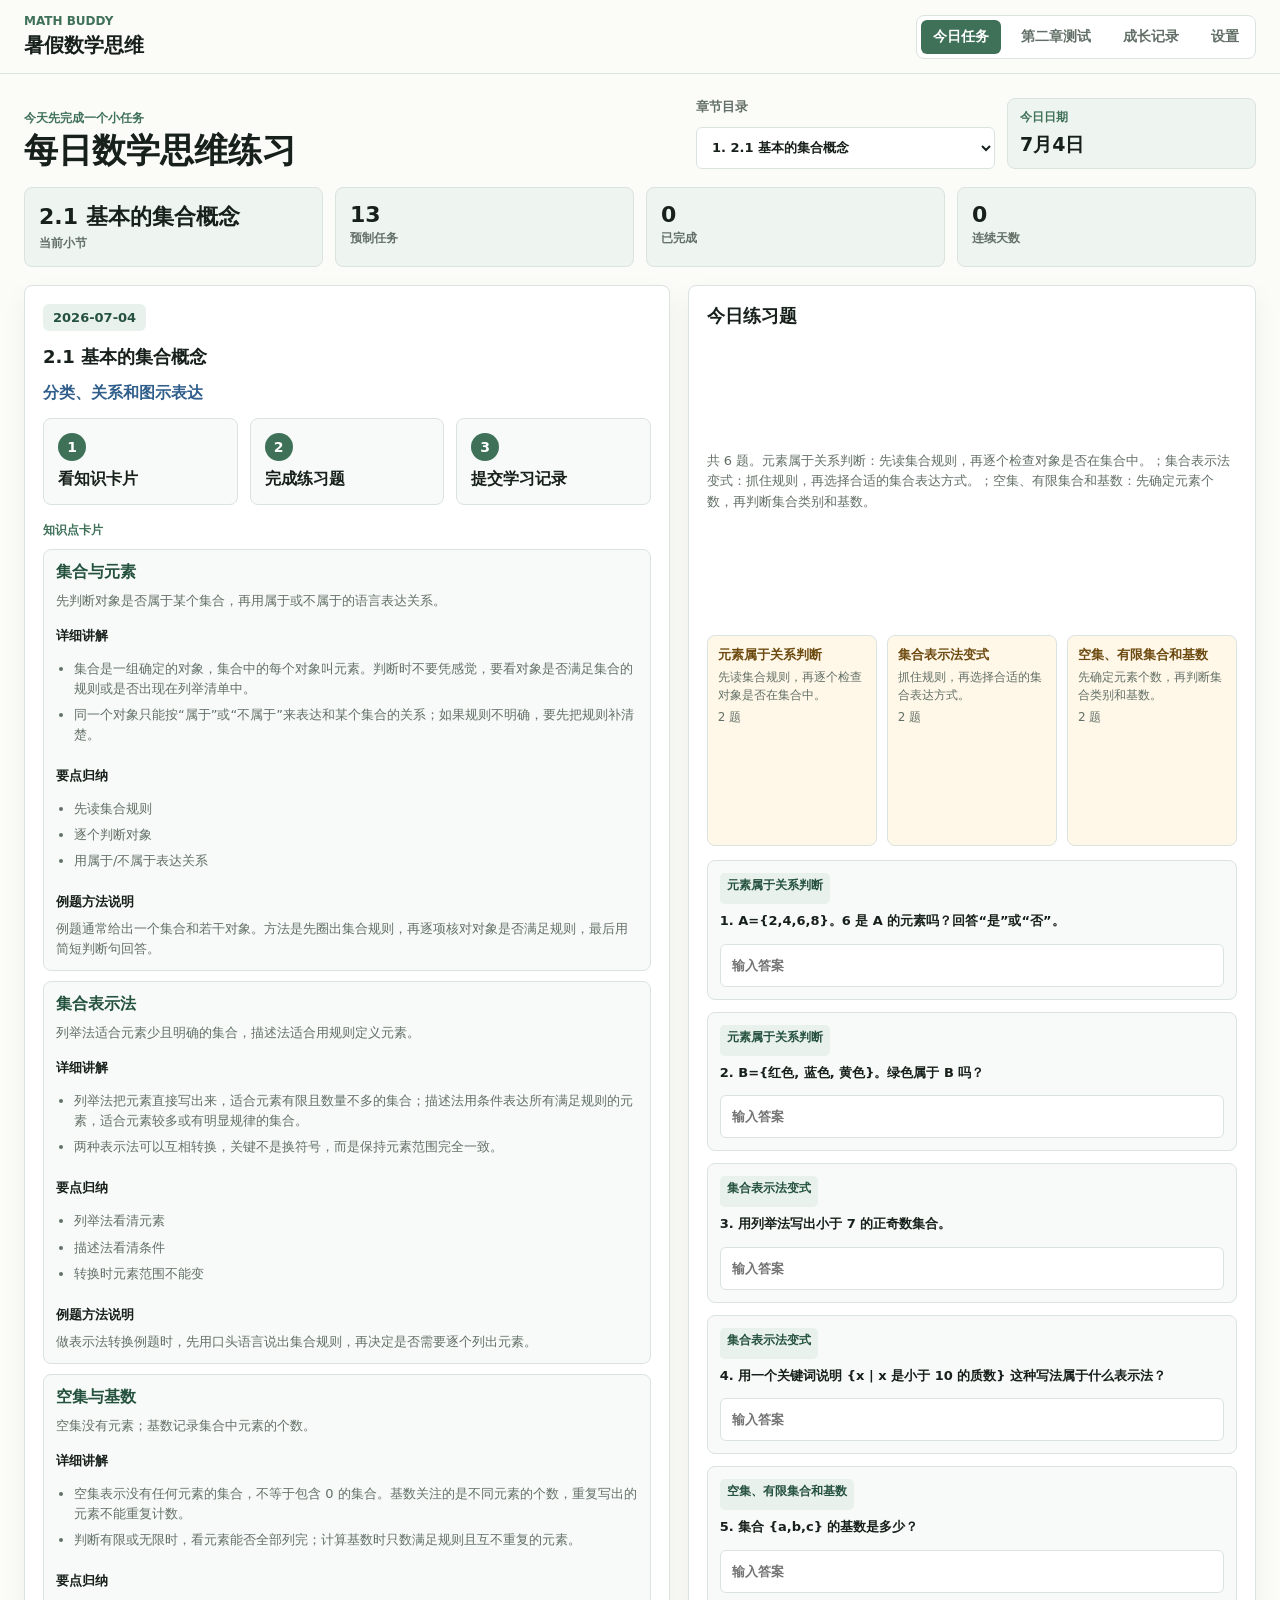
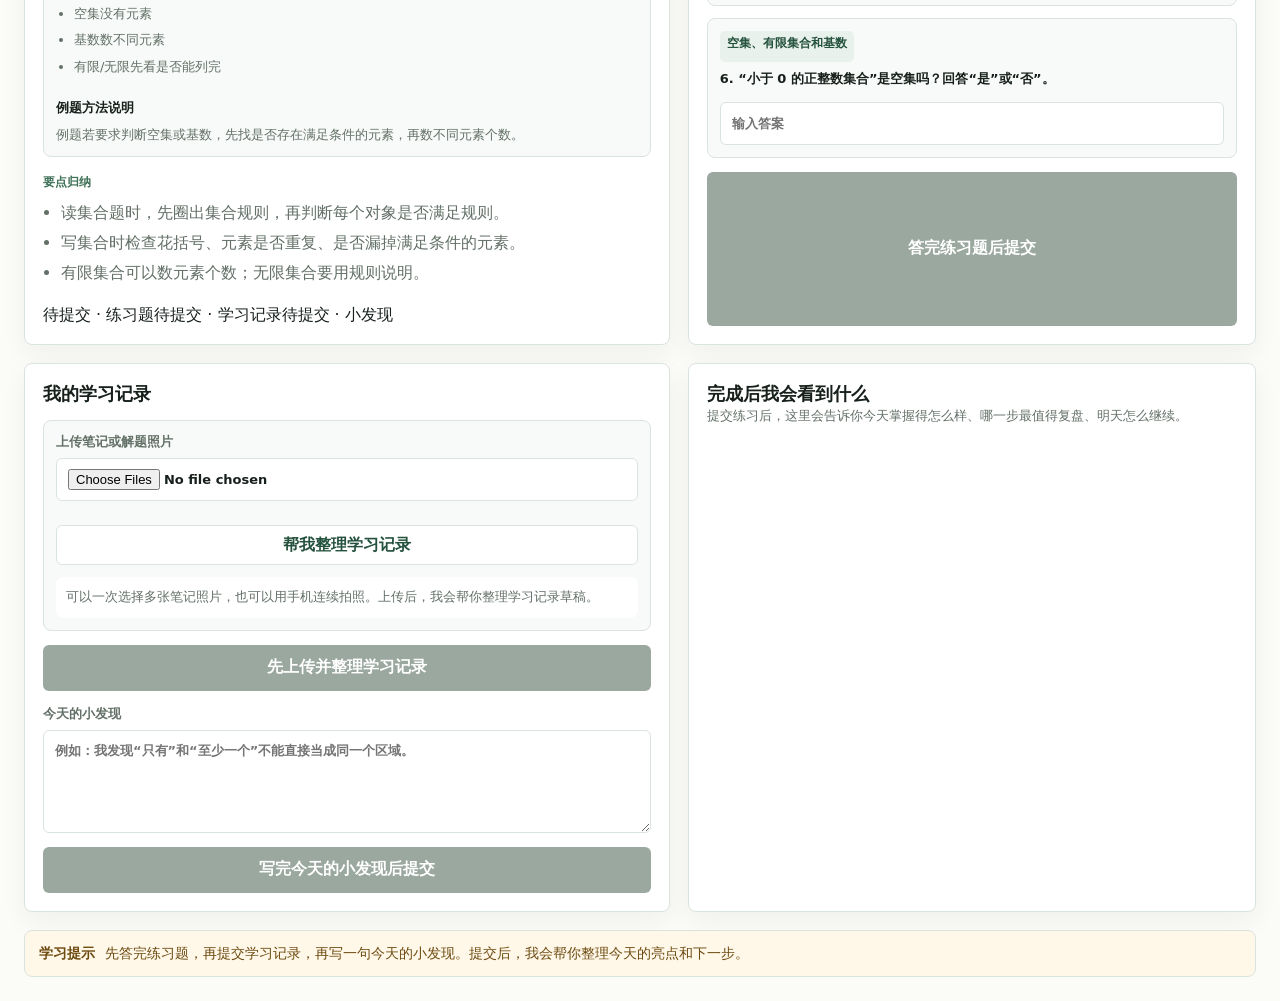
<file: math-buddy/index.html>
<!doctype html>
<html lang="zh-CN">
  <head>
    <meta charset="utf-8" />
    <meta name="viewport" content="width=device-width, initial-scale=1" />
    <title>Math Buddy · 暑假数学思维学习工具</title>
    <link rel="icon" href="data:," />
    <link rel="stylesheet" href="./src/styles.css?v=20260710c" />
  </head>
  <body>
    <main class="app-shell">
      <header class="app-header">
        <div class="brand">
          <span>Math Buddy</span>
          <strong>暑假数学思维</strong>
        </div>
        <nav class="app-nav" aria-label="应用导航">
          <button class="nav-button active" data-view="today" type="button">今日任务</button>
          <button class="nav-button" data-view="chapter-test" type="button">第二章测试</button>
          <button class="nav-button" data-view="progress" type="button">成长记录</button>
          <button class="nav-button" data-view="settings" type="button">设置</button>
        </nav>
      </header>

      <section class="page-shell page-active" data-page="today">
        <section class="today-hero">
          <div>
            <p class="eyebrow">今天先完成一个小任务</p>
            <h1>每日数学思维练习</h1>
          </div>
          <div class="selector-row">
            <label>
              章节目录
              <select id="unitSelect" aria-label="选择章节"></select>
            </label>
            <div class="today-date-card">
              <span>今日日期</span>
              <strong id="todayDateLabel"></strong>
            </div>
          </div>
        </section>

        <section id="planSummary" class="summary-grid"></section>

        <section class="daily-grid">
          <article id="taskPanel" class="panel task-panel"></article>
          <article id="practicePanel" class="panel practice-panel"></article>
        </section>

        <section class="daily-grid">
          <article class="panel writing-panel">
            <h2>我的学习记录</h2>
            <div class="photo-evidence-box">
              <label>
                上传笔记或解题照片
                <input id="photoInput" type="file" accept="image/*" capture="environment" multiple />
              </label>
              <div id="photoPreview" class="photo-preview-grid" hidden></div>
              <button id="recognizePhoto" class="ghost" type="button">帮我整理学习记录</button>
              <div id="photoEvidencePanel" class="photo-evidence-result muted">可以一次选择多张笔记照片，也可以用手机连续拍照。上传后，我会帮你整理学习记录草稿。</div>
            </div>
            <button id="submitLearningRecord" class="primary practice-submit daily-submit" type="button" disabled>先上传并整理学习记录</button>
            <textarea id="evidence" hidden></textarea>
            <label>
              今天的小发现
              <textarea id="reflection" rows="4" placeholder="例如：我发现“只有”和“至少一个”不能直接当成同一个区域。"></textarea>
            </label>
            <button id="submitDiscovery" class="primary practice-submit daily-submit" type="button" disabled>写完今天的小发现后提交</button>
          </article>
          <article id="dailySummaryPanel" class="panel student-summary"></article>
        </section>

        <section id="feedbackPanel" class="panel student-feedback"></section>
      </section>

      <section class="page-shell" data-page="chapter-test">
        <header class="page-heading">
          <p class="eyebrow">Chapter Check</p>
          <h1>第二章综合测试</h1>
        </header>
        <section class="daily-grid">
          <article id="chapterAssessmentPanel" class="panel chapter-assessment-panel"></article>
          <article id="chapterAssessmentSummary" class="panel student-summary"></article>
        </section>
      </section>

      <section class="page-shell" data-page="progress">
        <header class="page-heading">
          <p class="eyebrow">Growth Memory</p>
          <h1>我的成长记录</h1>
        </header>
        <section class="daily-grid">
          <article class="panel">
            <div class="panel-title-row">
              <h2>学习习惯</h2>
              <button id="resetMemory" class="ghost" type="button">重置记录</button>
            </div>
            <div id="localMemoryStatus" class="local-memory-status"></div>
            <div id="memoryPanel" class="memory-grid"></div>
          </article>
          <article class="panel">
            <h2>成长时间线</h2>
            <div id="timeline" class="timeline"></div>
          </article>
        </section>
      </section>

      <section class="page-shell" data-page="settings">
        <header class="page-heading">
          <p class="eyebrow">Study Settings</p>
          <h1>学习设置</h1>
        </header>
        <section class="settings-grid">
          <article class="panel compact">
            <h2>计划设置</h2>
            <label>
              学生
              <input id="learnerName" type="text" />
            </label>
            <div class="two">
              <label>
                开始
                <input id="startDate" type="date" />
              </label>
              <label>
                结束
                <input id="endDate" type="date" />
              </label>
            </div>
            <label>
              每日分钟
              <input id="dailyMinutes" type="number" min="10" max="90" step="5" />
            </label>
            <label class="check">
              <input id="includeWeekends" type="checkbox" />
              周末也安排轻任务
            </label>
            <button id="generatePlan" class="primary" type="button">保存设置</button>
          </article>

          <article class="panel compact">
            <h2>云端账户</h2>
            <p class="muted">登录后，学习记忆会同步到线上账户；本机记录会先和云端记录合并，再上传保存。</p>
            <label>
              邮箱
              <input id="cloudEmail" type="email" placeholder="student@example.com" />
            </label>
            <div class="cloud-actions">
              <button id="sendLoginLink" class="primary" type="button">发送登录链接</button>
              <button id="syncCloudMemory" class="ghost" type="button">同步记忆</button>
              <button id="signOutCloud" class="ghost" type="button">退出</button>
            </div>
            <div id="cloudMemoryStatus" class="local-memory-status"></div>
          </article>

          <article class="panel toc-panel">
            <h2>预制章节目录</h2>
            <p class="muted">当前自动载入《数学思维》第 2 章和第 3 章预制学习包。你可以在首页选择任一小节开始学习。</p>
            <textarea id="tocText" rows="9" readonly></textarea>
          </article>
        </section>
      </section>
    </main>
    <script type="module" src="./src/app.js?v=20260710c"></script>
  </body>
</html>
</file>
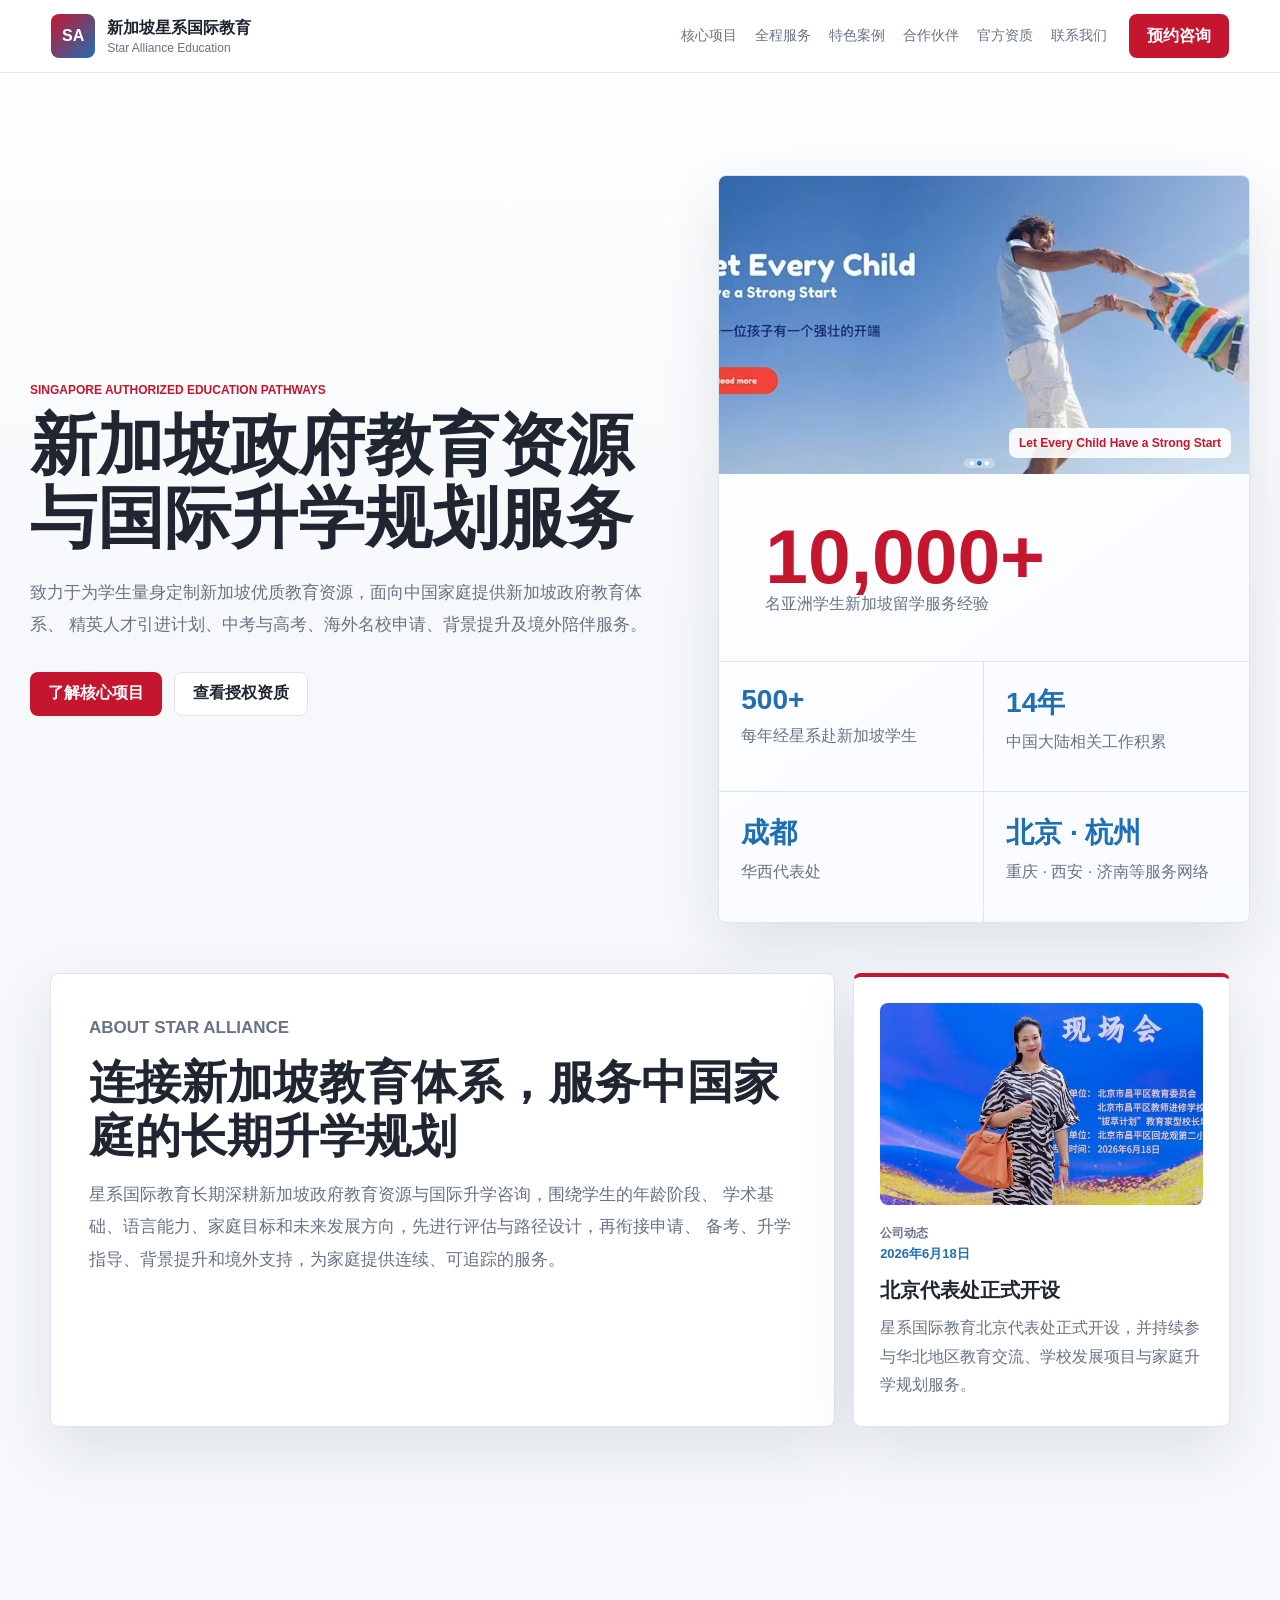
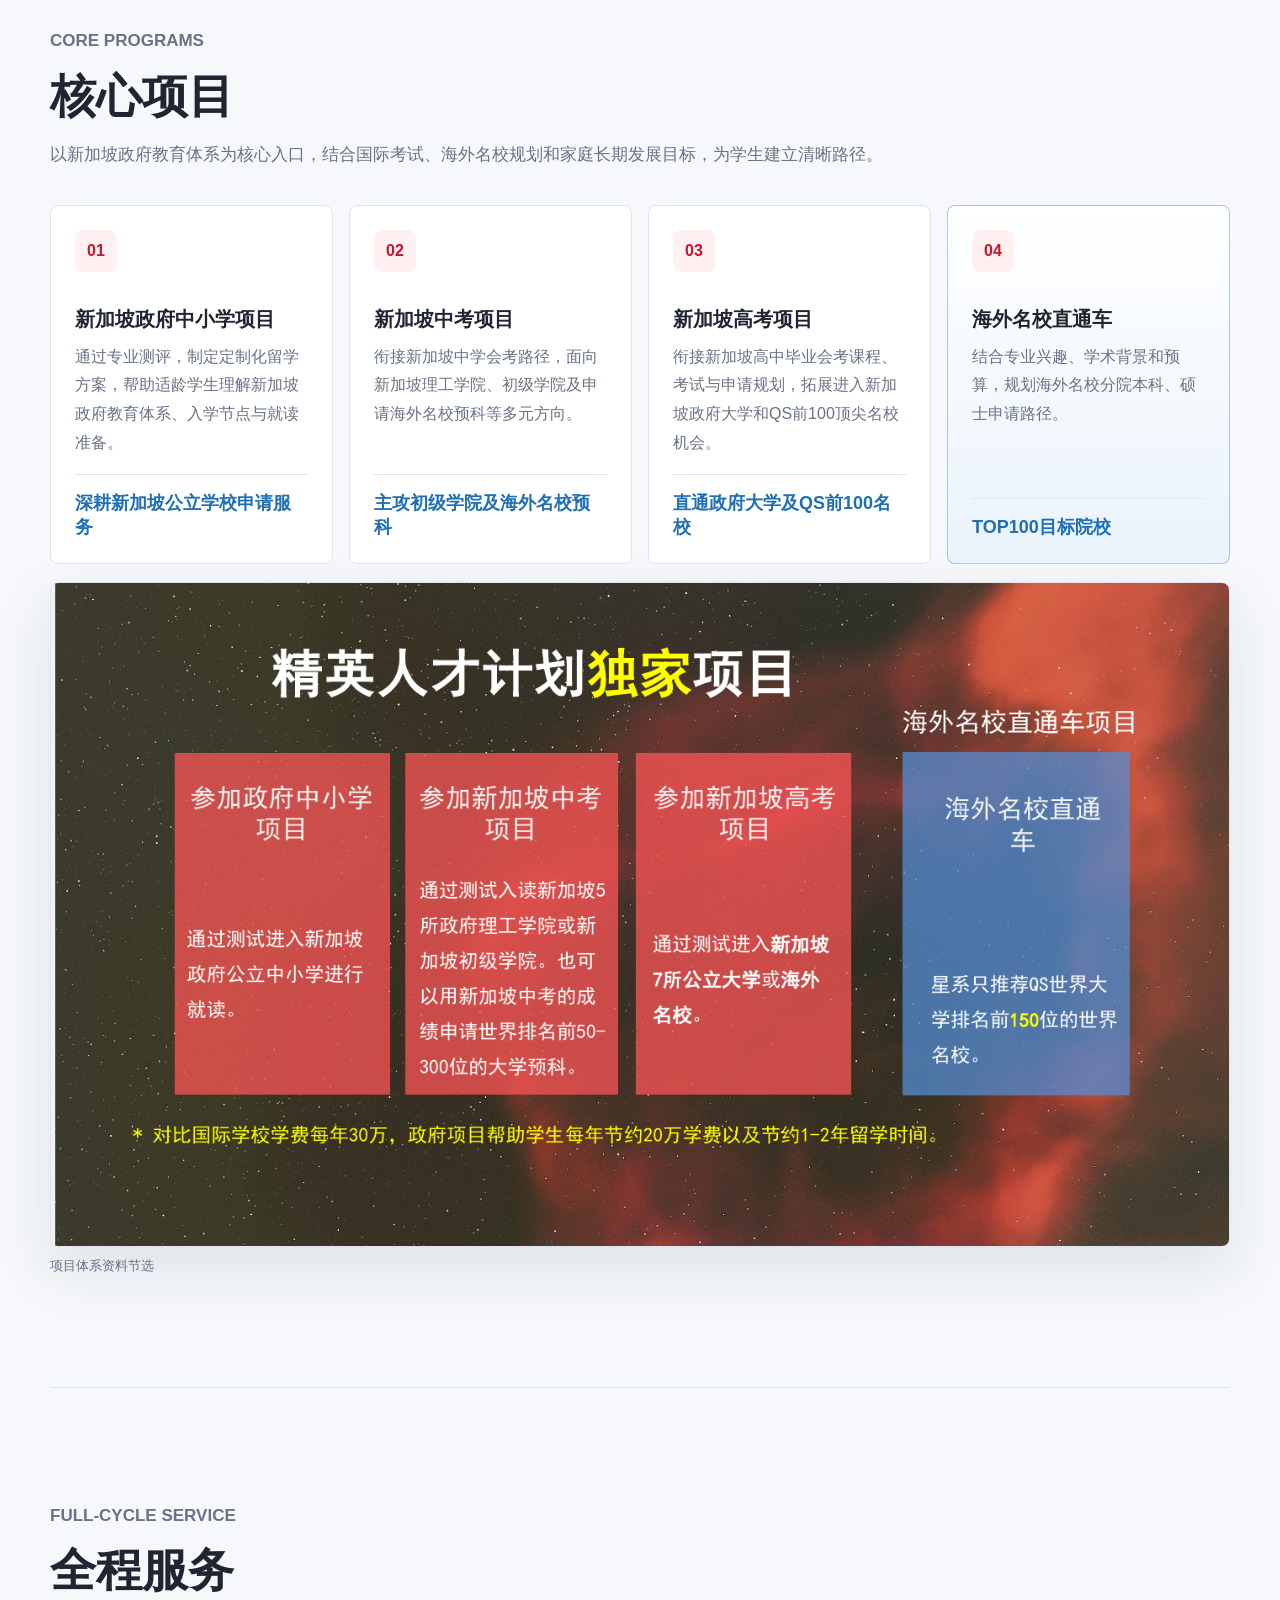
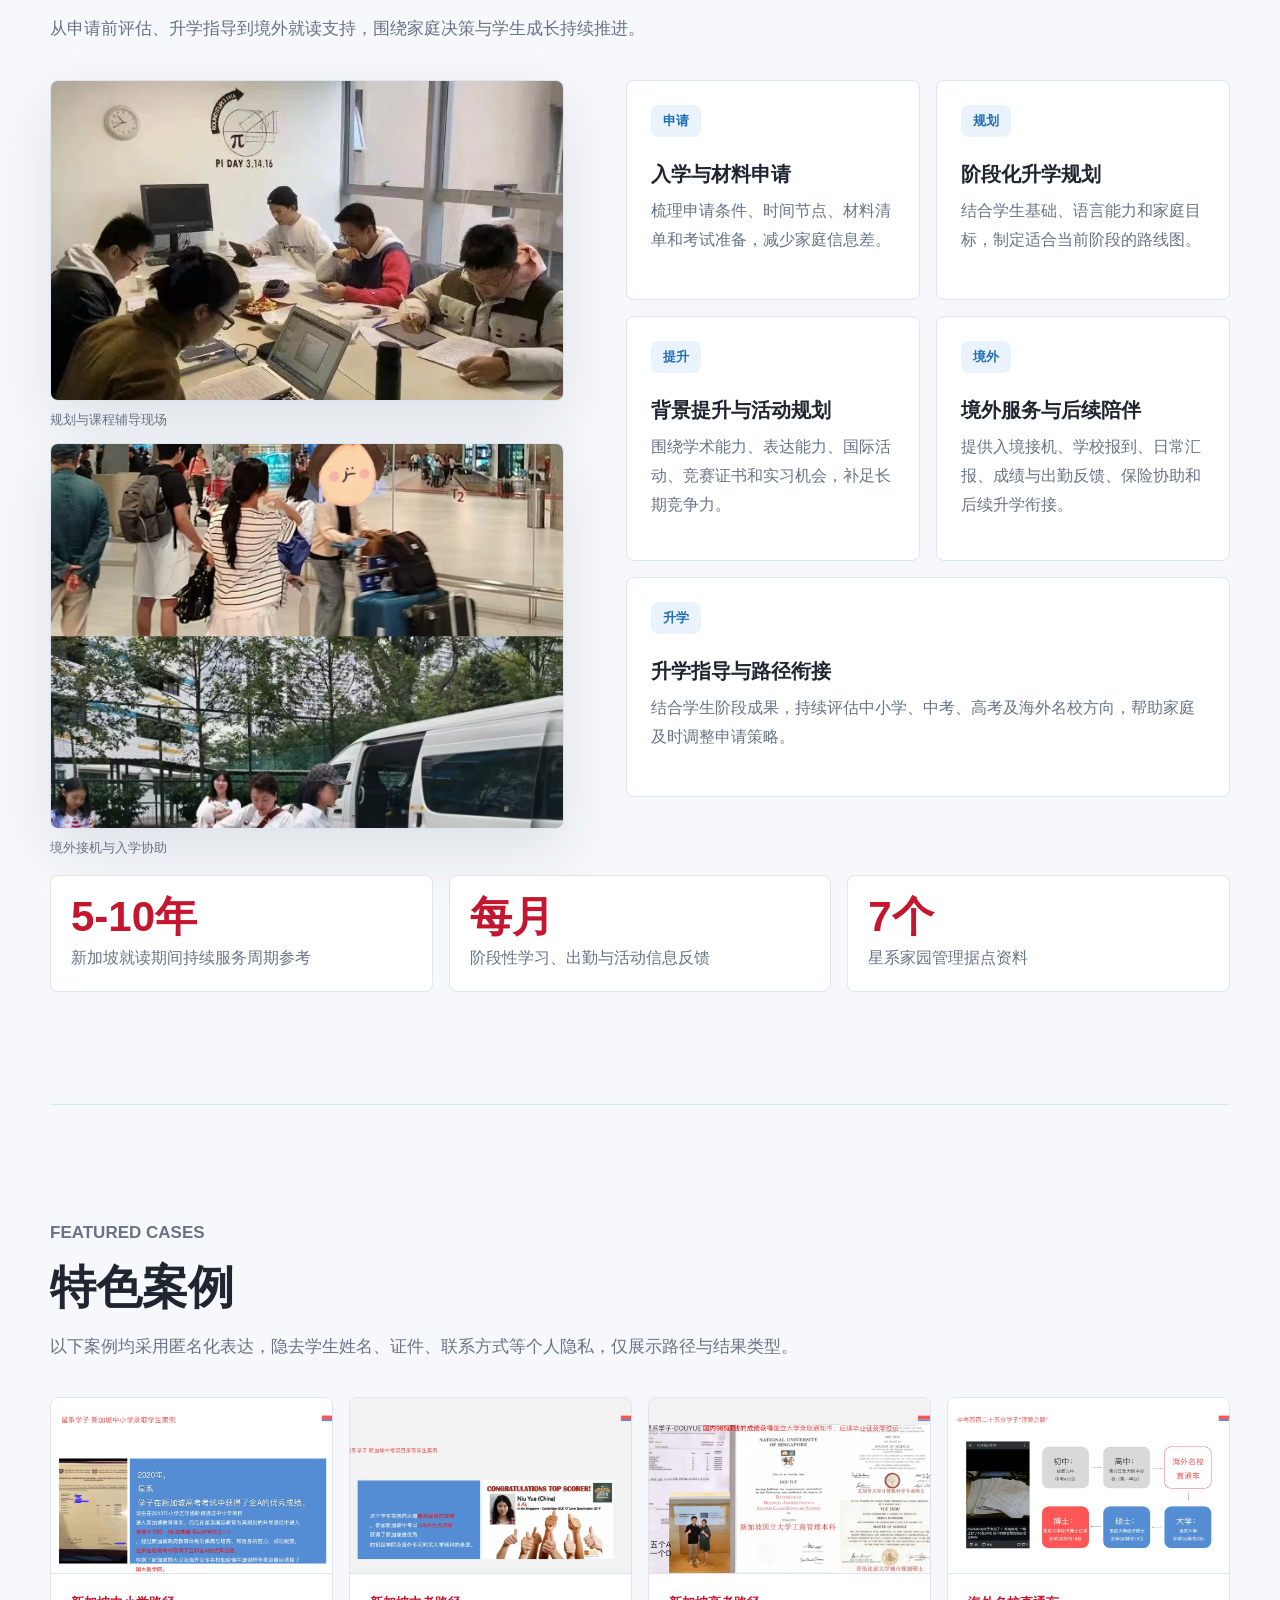
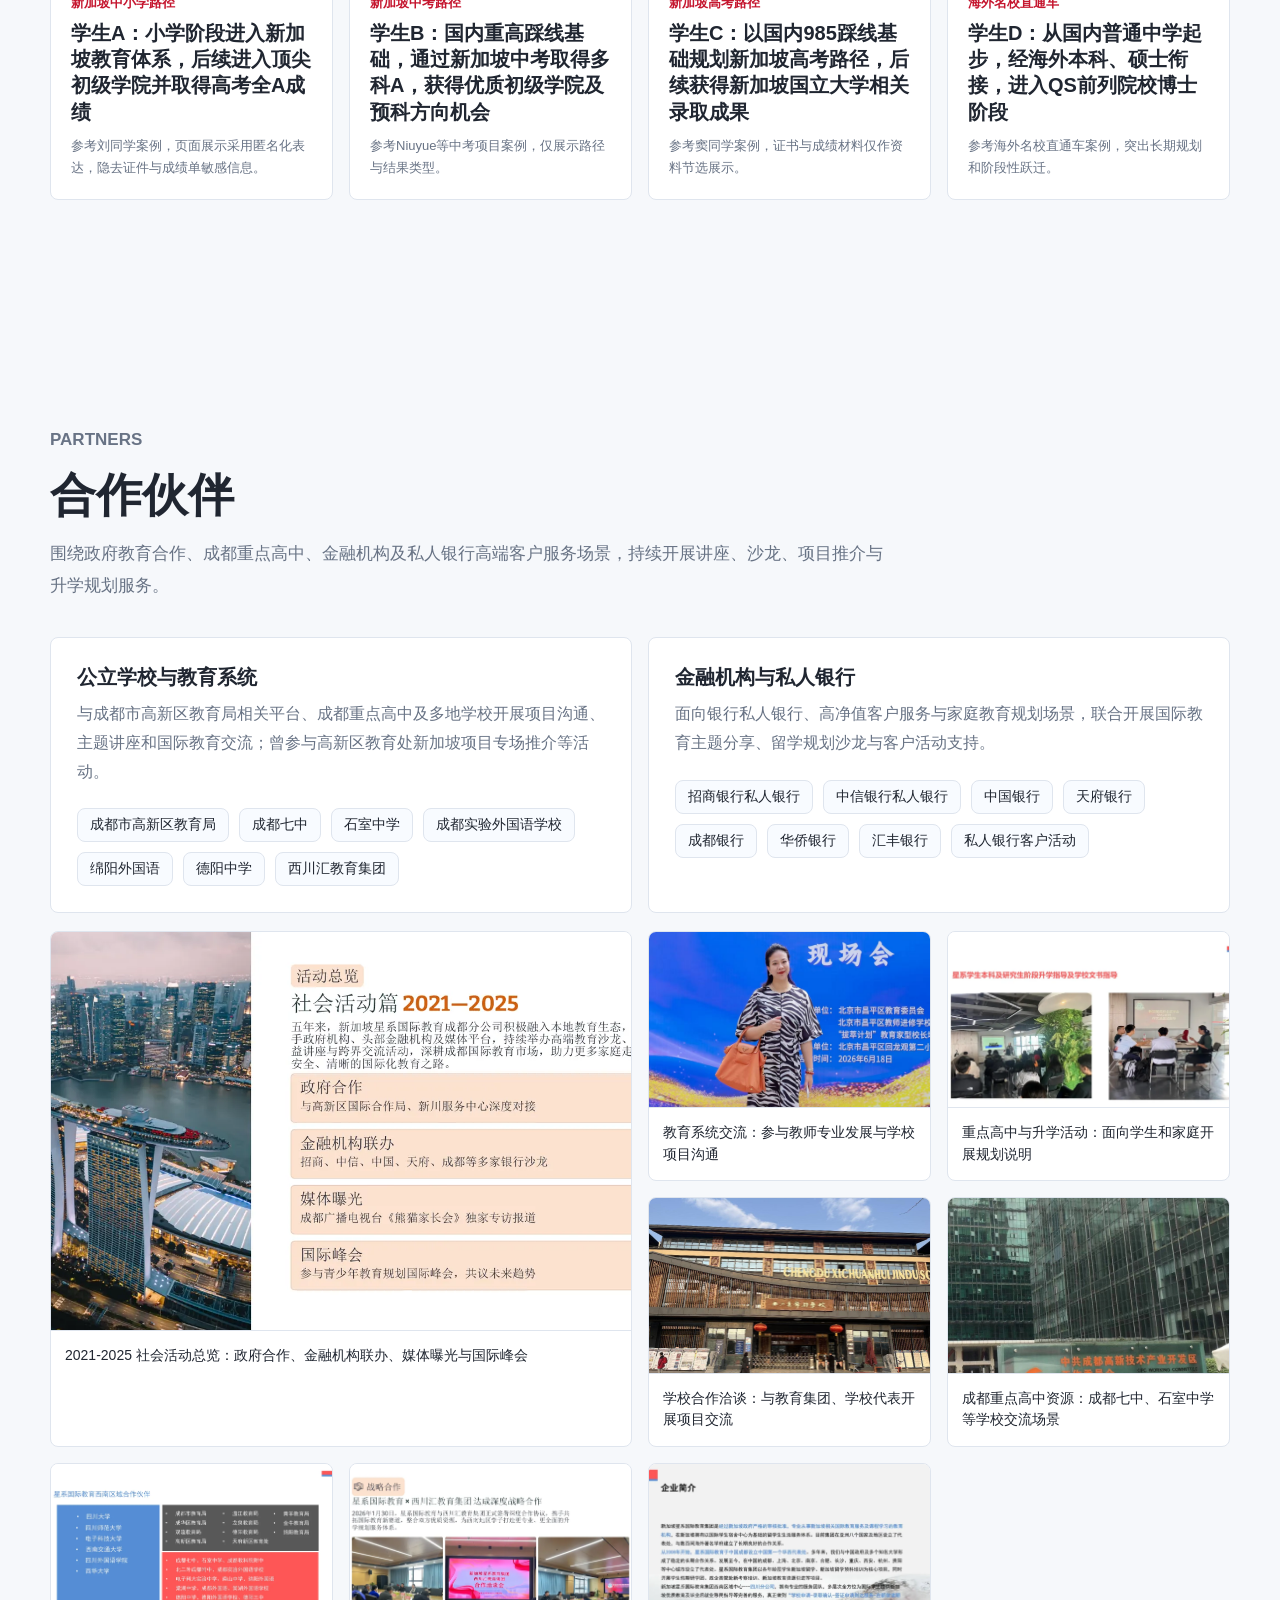
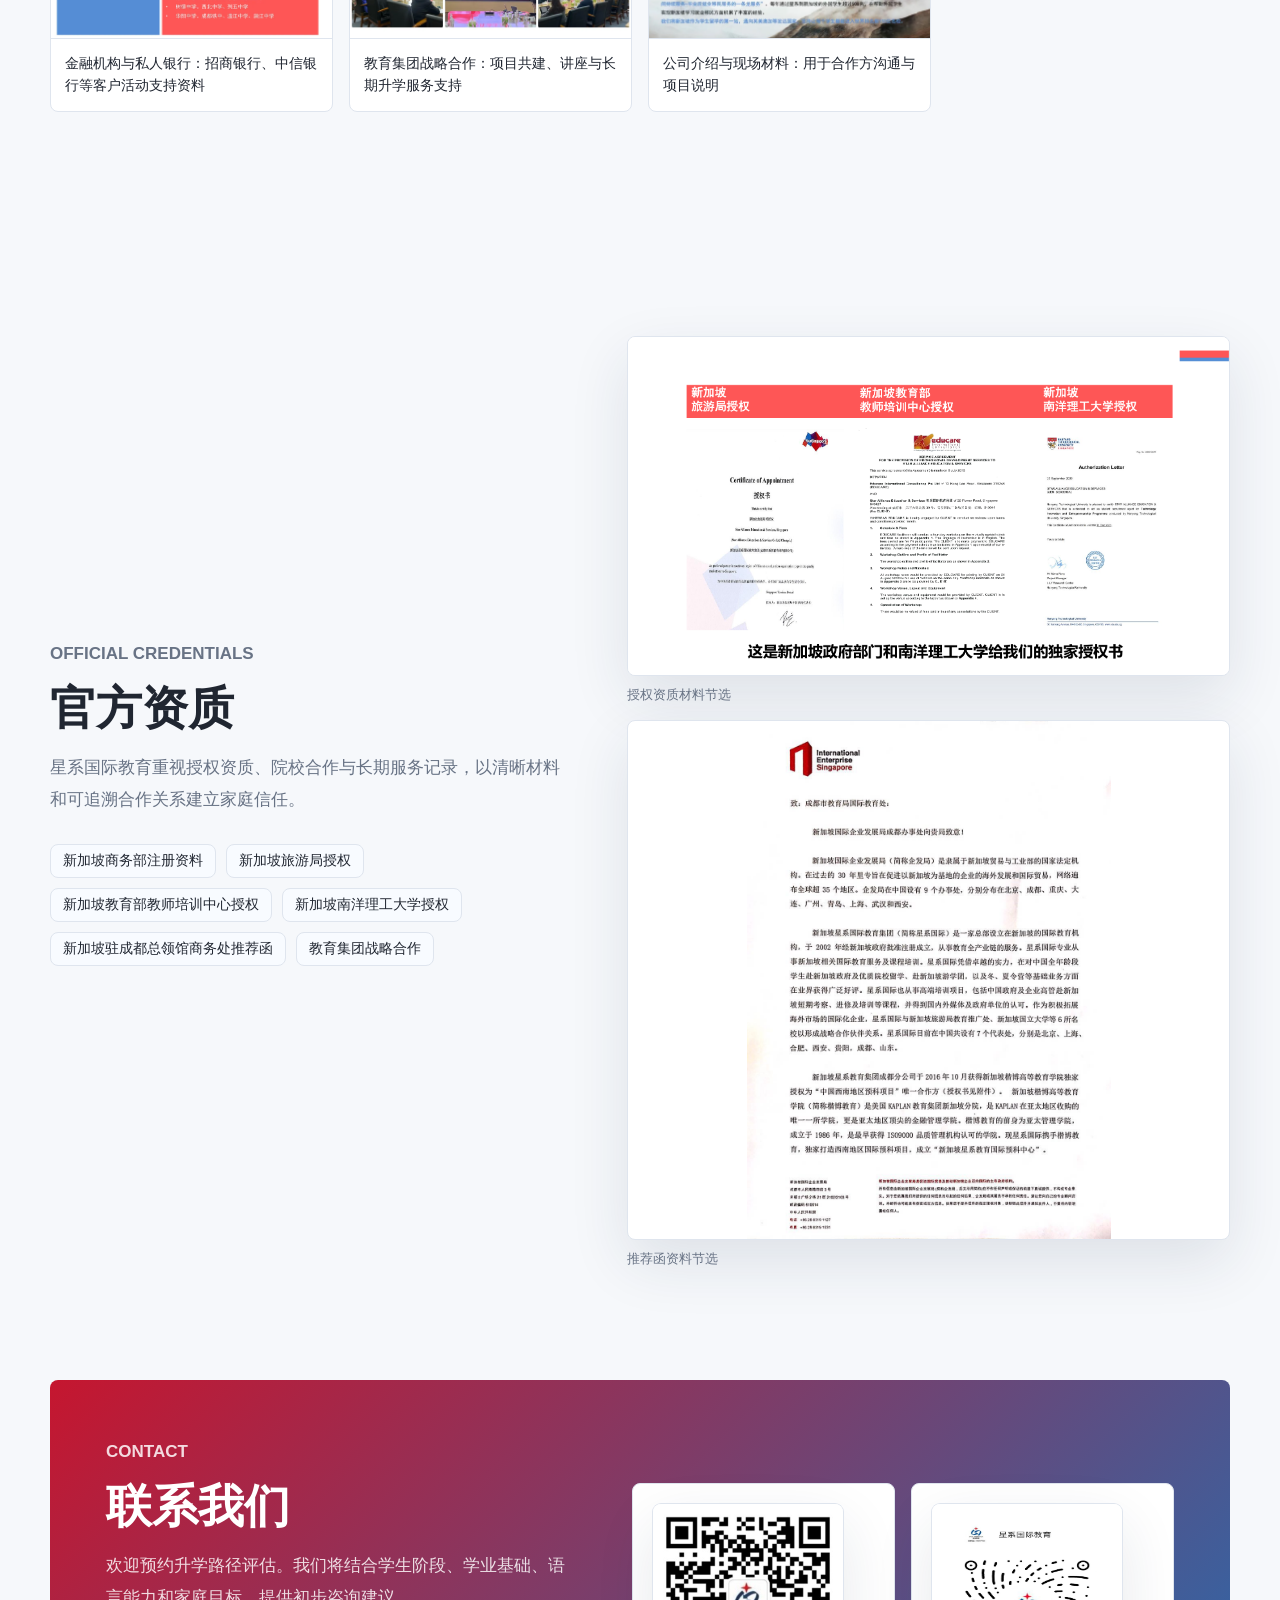
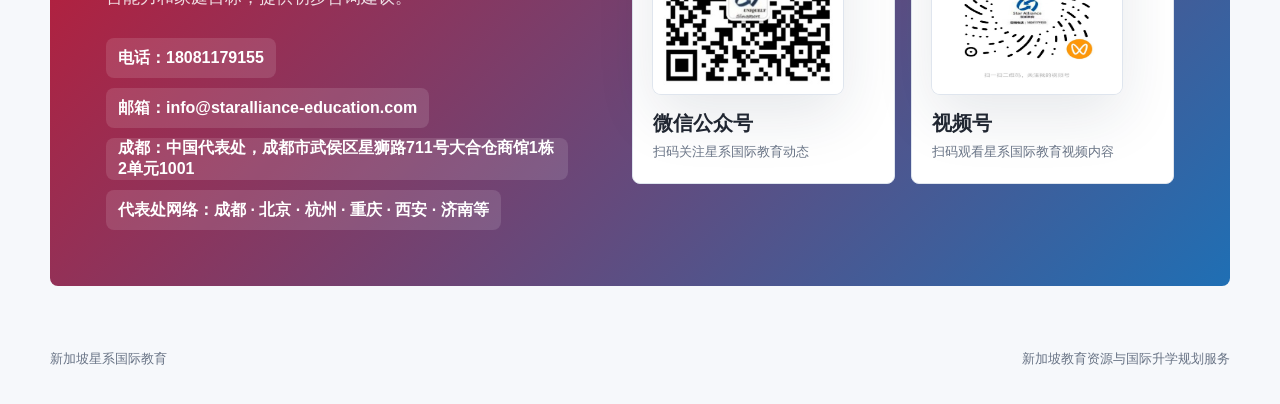
<file: star-alliance-education-20260702/index.html>
<!doctype html>
<html lang="zh-CN">
  <head>
    <meta charset="utf-8">
    <meta name="viewport" content="width=device-width, initial-scale=1">
    <title>新加坡星系国际教育 | 新加坡教育资源与国际升学规划</title>
    <meta
      name="description"
      content="新加坡星系国际教育面向中国家庭提供新加坡教育资源、核心项目规划、全程申请服务、背景提升、境外服务和国际升学咨询。"
    >
    <link rel="icon" href="data:image/svg+xml,%3Csvg xmlns='http://www.w3.org/2000/svg' viewBox='0 0 64 64'%3E%3Crect width='64' height='64' rx='10' fill='%23c5162f'/%3E%3Cpath d='M12 39h40v7H12zM18 20h28v7H18zM16 30h32v6H16z' fill='white'/%3E%3C/svg%3E">
    <link rel="stylesheet" href="styles.css">
  </head>
  <body>
    <header class="site-header">
      <a class="brand" href="#top" aria-label="新加坡星系国际教育首页">
        <span class="brand-mark">SA</span>
        <span>
          <strong>新加坡星系国际教育</strong>
          <small>Star Alliance Education</small>
        </span>
      </a>
      <nav class="nav-links" aria-label="主要导航">
        <a href="#programs">核心项目</a>
        <a href="#service">全程服务</a>
        <a href="#cases">特色案例</a>
        <a href="#partners">合作伙伴</a>
        <a href="#credentials">官方资质</a>
        <a href="#contact">联系我们</a>
      </nav>
      <a class="header-cta" href="#contact">预约咨询</a>
    </header>

    <main id="top">
      <section class="hero">
        <div class="hero-copy">
          <p class="eyebrow">Singapore Authorized Education Pathways</p>
          <h1>新加坡政府教育资源与国际升学规划服务</h1>
          <p class="lead">
            致力于为学生量身定制新加坡优质教育资源，面向中国家庭提供新加坡政府教育体系、
            精英人才引进计划、中考与高考、海外名校申请、背景提升及境外陪伴服务。
          </p>
          <div class="hero-actions">
            <a class="primary-action" href="#programs">了解核心项目</a>
            <a class="secondary-action" href="#credentials">查看授权资质</a>
          </div>
        </div>
        <aside class="hero-card" aria-label="公司核心数据">
          <figure class="hero-visual">
            <img src="../star-alliance-education/assets/site/hero-family-education.jpeg" alt="家庭陪伴孩子成长的教育服务示意图">
            <figcaption>Let Every Child Have a Strong Start</figcaption>
          </figure>
          <div class="hero-stat hero-stat-main">
            <strong>10,000+</strong>
            <span>名亚洲学生新加坡留学服务经验</span>
          </div>
          <div class="hero-stat-grid">
            <div><strong>500+</strong><span>每年经星系赴新加坡学生</span></div>
            <div><strong>14年</strong><span>中国大陆相关工作积累</span></div>
            <div><strong>成都</strong><span>华西代表处</span></div>
            <div><strong>北京 · 杭州</strong><span>重庆 · 西安 · 济南等服务网络</span></div>
          </div>
        </aside>
      </section>

      <section class="intro-news">
        <div class="company-intro">
          <p class="eyebrow">About Star Alliance</p>
          <h2>连接新加坡教育体系，服务中国家庭的长期升学规划</h2>
          <p>
            星系国际教育长期深耕新加坡政府教育资源与国际升学咨询，围绕学生的年龄阶段、
            学术基础、语言能力、家庭目标和未来发展方向，先进行评估与路径设计，再衔接申请、
            备考、升学指导、背景提升和境外支持，为家庭提供连续、可追踪的服务。
          </p>
        </div>
        <article class="news-card">
          <img src="../star-alliance-education/assets/site/beijing-representative.png" alt="星系教育创始人参加北京市昌平区教师专业发展现场会">
          <p class="eyebrow">公司动态</p>
          <time datetime="2026-06-18">2026年6月18日</time>
          <h3>北京代表处正式开设</h3>
          <p>星系国际教育北京代表处正式开设，并持续参与华北地区教育交流、学校发展项目与家庭升学规划服务。</p>
        </article>
      </section>

      <section class="section" id="programs">
        <div class="section-heading">
          <p class="eyebrow">Core Programs</p>
          <h2>核心项目</h2>
          <p>以新加坡政府教育体系为核心入口，结合国际考试、海外名校规划和家庭长期发展目标，为学生建立清晰路径。</p>
        </div>
        <div class="program-grid">
          <article class="program-card">
            <span class="number">01</span>
            <h3>新加坡政府中小学项目</h3>
            <p>通过专业测评，制定定制化留学方案，帮助适龄学生理解新加坡政府教育体系、入学节点与就读准备。</p>
            <strong>深耕新加坡公立学校申请服务</strong>
          </article>
          <article class="program-card">
            <span class="number">02</span>
            <h3>新加坡中考项目</h3>
            <p>衔接新加坡中学会考路径，面向新加坡理工学院、初级学院及申请海外名校预科等多元方向。</p>
            <strong>主攻初级学院及海外名校预科</strong>
          </article>
          <article class="program-card">
            <span class="number">03</span>
            <h3>新加坡高考项目</h3>
            <p>衔接新加坡高中毕业会考课程、考试与申请规划，拓展进入新加坡政府大学和QS前100顶尖名校机会。</p>
            <strong>直通政府大学及QS前100名校</strong>
          </article>
          <article class="program-card accent">
            <span class="number">04</span>
            <h3>海外名校直通车</h3>
            <p>结合专业兴趣、学术背景和预算，规划海外名校分院本科、硕士申请路径。</p>
            <strong>TOP100目标院校</strong>
          </article>
        </div>
        <figure class="wide-proof">
          <img src="../star-alliance-education/assets/pdf-previews/programs.png" alt="精英人才计划、新加坡中考、高考与海外名校项目资料截图">
          <figcaption>项目体系资料节选</figcaption>
        </figure>
      </section>

      <section class="section service-section" id="service">
        <div class="section-heading">
          <p class="eyebrow">Full-Cycle Service</p>
          <h2>全程服务</h2>
          <p>从申请前评估、升学指导到境外就读支持，围绕家庭决策与学生成长持续推进。</p>
        </div>
        <div class="service-layout">
          <div class="service-photos">
            <figure class="service-photo large">
              <img src="../star-alliance-education/assets/site/study-planning-class.jpeg" alt="学生学习规划与课程辅导现场">
              <figcaption>规划与课程辅导现场</figcaption>
            </figure>
            <figure class="service-photo">
              <img src="../star-alliance-education/assets/site/arrival-service.png" alt="星系境外接机与入境服务现场">
              <figcaption>境外接机与入学协助</figcaption>
            </figure>
          </div>
          <div class="service-grid">
            <article>
              <span>申请</span>
              <h3>入学与材料申请</h3>
              <p>梳理申请条件、时间节点、材料清单和考试准备，减少家庭信息差。</p>
            </article>
            <article>
              <span>规划</span>
              <h3>阶段化升学规划</h3>
              <p>结合学生基础、语言能力和家庭目标，制定适合当前阶段的路线图。</p>
            </article>
            <article>
              <span>提升</span>
              <h3>背景提升与活动规划</h3>
              <p>围绕学术能力、表达能力、国际活动、竞赛证书和实习机会，补足长期竞争力。</p>
            </article>
            <article>
              <span>境外</span>
              <h3>境外服务与后续陪伴</h3>
              <p>提供入境接机、学校报到、日常汇报、成绩与出勤反馈、保险协助和后续升学衔接。</p>
            </article>
            <article>
              <span>升学</span>
              <h3>升学指导与路径衔接</h3>
              <p>结合学生阶段成果，持续评估中小学、中考、高考及海外名校方向，帮助家庭及时调整申请策略。</p>
            </article>
          </div>
        </div>
        <div class="service-proof">
          <article><strong>5-10年</strong><span>新加坡就读期间持续服务周期参考</span></article>
          <article><strong>每月</strong><span>阶段性学习、出勤与活动信息反馈</span></article>
          <article><strong>7个</strong><span>星系家园管理据点资料</span></article>
        </div>
      </section>

      <section class="section" id="cases">
        <div class="section-heading">
          <p class="eyebrow">Featured Cases</p>
          <h2>特色案例</h2>
          <p>以下案例均采用匿名化表达，隐去学生姓名、证件、联系方式等个人隐私，仅展示路径与结果类型。</p>
        </div>
        <div class="case-grid">
          <article class="case-card">
            <img src="../star-alliance-education/assets/site/case-primary-school.webp" alt="匿名学生新加坡中小学项目案例资料">
            <div>
              <p>新加坡中小学路径</p>
              <h3>学生A：小学阶段进入新加坡教育体系，后续进入顶尖初级学院并取得高考全A成绩</h3>
              <span>参考刘同学案例，页面展示采用匿名化表达，隐去证件与成绩单敏感信息。</span>
            </div>
          </article>
          <article class="case-card">
            <img src="../star-alliance-education/assets/site/case-o-level-top-scorer.webp" alt="匿名学生新加坡中考项目案例资料">
            <div>
              <p>新加坡中考路径</p>
              <h3>学生B：国内重高踩线基础，通过新加坡中考取得多科A，获得优质初级学院及预科方向机会</h3>
              <span>参考Niuyue等中考项目案例，仅展示路径与结果类型。</span>
            </div>
          </article>
          <article class="case-card">
            <img src="../star-alliance-education/assets/site/case-a-level-nus.webp" alt="匿名学生新加坡高考与新加坡国立大学录取案例资料">
            <div>
              <p>新加坡高考路径</p>
              <h3>学生C：以国内985踩线基础规划新加坡高考路径，后续获得新加坡国立大学相关录取成果</h3>
              <span>参考窦同学案例，证书与成绩材料仅作资料节选展示。</span>
            </div>
          </article>
          <article class="case-card">
            <img src="../star-alliance-education/assets/site/case-overseas-path.webp" alt="匿名学生海外名校直通车案例路径资料">
            <div>
              <p>海外名校直通车</p>
              <h3>学生D：从国内普通中学起步，经海外本科、硕士衔接，进入QS前列院校博士阶段</h3>
              <span>参考海外名校直通车案例，突出长期规划和阶段性跃迁。</span>
            </div>
          </article>
        </div>
      </section>

      <section class="section partners-section" id="partners">
        <div class="section-heading">
          <p class="eyebrow">Partners</p>
          <h2>合作伙伴</h2>
          <p>围绕政府教育合作、成都重点高中、金融机构及私人银行高端客户服务场景，持续开展讲座、沙龙、项目推介与升学规划服务。</p>
        </div>
        <div class="partner-columns">
          <article>
            <h3>公立学校与教育系统</h3>
            <p>与成都市高新区教育局相关平台、成都重点高中及多地学校开展项目沟通、主题讲座和国际教育交流；曾参与高新区教育处新加坡项目专场推介等活动。</p>
            <div class="tag-list">
              <span>成都市高新区教育局</span>
              <span>成都七中</span>
              <span>石室中学</span>
              <span>成都实验外国语学校</span>
              <span>绵阳外国语</span>
              <span>德阳中学</span>
              <span>西川汇教育集团</span>
            </div>
          </article>
          <article>
            <h3>金融机构与私人银行</h3>
            <p>面向银行私人银行、高净值客户服务与家庭教育规划场景，联合开展国际教育主题分享、留学规划沙龙与客户活动支持。</p>
            <div class="tag-list">
              <span>招商银行私人银行</span>
              <span>中信银行私人银行</span>
              <span>中国银行</span>
              <span>天府银行</span>
              <span>成都银行</span>
              <span>华侨银行</span>
              <span>汇丰银行</span>
              <span>私人银行客户活动</span>
            </div>
          </article>
        </div>
        <div class="partner-showcase" aria-label="合作活动照片与资料展示">
          <figure class="partner-feature">
            <img src="../star-alliance-education/assets/site/partner-activity-overview.webp" alt="星系国际教育社会活动总览资料，包含政府合作、金融机构联办和国际峰会">
            <figcaption>2021-2025 社会活动总览：政府合作、金融机构联办、媒体曝光与国际峰会</figcaption>
          </figure>
          <figure>
            <img src="../star-alliance-education/assets/site/beijing-representative.png" alt="星系国际教育参与北京市昌平区教师专业发展现场会">
            <figcaption>教育系统交流：参与教师专业发展与学校项目沟通</figcaption>
          </figure>
          <figure>
            <img src="../star-alliance-education/assets/site/partner-activity-briefing.webp" alt="星系学子本科及研究生阶段升学指导及学校文书指导活动现场">
            <figcaption>重点高中与升学活动：面向学生和家庭开展规划说明</figcaption>
          </figure>
          <figure>
            <img src="../star-alliance-education/assets/site/strategic-school-coop.jpeg" alt="星系国际教育学校与教育集团合作洽谈现场">
            <figcaption>学校合作洽谈：与教育集团、学校代表开展项目交流</figcaption>
          </figure>
          <figure>
            <img src="../star-alliance-education/assets/site/public-school-campus.jpeg" alt="成都石室中学文庙校区校门">
            <figcaption>成都重点高中资源：成都七中、石室中学等学校交流场景</figcaption>
          </figure>
          <figure>
            <img src="../star-alliance-education/assets/site/partner-network.webp" alt="星系国际教育西南区域合作伙伴资料，包含银行和学校合作信息">
            <figcaption>金融机构与私人银行：招商银行、中信银行等客户活动支持资料</figcaption>
          </figure>
          <figure>
            <img src="../star-alliance-education/assets/site/partner-strategic-coop.webp" alt="星系国际教育与学校及教育集团战略合作资料">
            <figcaption>教育集团战略合作：项目共建、讲座与长期升学服务支持</figcaption>
          </figure>
          <figure>
            <img src="../star-alliance-education/assets/site/partner-company-intro.webp" alt="星系国际教育公司简介与活动资料截图">
            <figcaption>公司介绍与现场材料：用于合作方沟通与项目说明</figcaption>
          </figure>
        </div>
      </section>

      <section class="section credentials-section" id="credentials">
        <div class="credentials-copy">
          <p class="eyebrow">Official Credentials</p>
          <h2>官方资质</h2>
          <p>
            星系国际教育重视授权资质、院校合作与长期服务记录，以清晰材料和可追溯合作关系建立家庭信任。
          </p>
          <div class="proof-list">
            <span>新加坡商务部注册资料</span>
            <span>新加坡旅游局授权</span>
            <span>新加坡教育部教师培训中心授权</span>
            <span>新加坡南洋理工大学授权</span>
            <span>新加坡驻成都总领馆商务处推荐函</span>
            <span>教育集团战略合作</span>
          </div>
        </div>
        <div class="credentials-media">
          <figure class="image-showcase">
            <img src="../star-alliance-education/assets/pdf-previews/authorization.png" alt="新加坡相关机构与院校授权材料截图">
            <figcaption>授权资质材料节选</figcaption>
          </figure>
          <figure class="image-showcase">
            <img src="../star-alliance-education/assets/site/official-recommendation.jpeg" alt="新加坡驻成都总领馆商务处推荐函资料">
            <figcaption>推荐函资料节选</figcaption>
          </figure>
        </div>
      </section>

      <section class="section contact-section" id="contact">
        <div class="contact-copy">
          <p class="eyebrow">Contact</p>
          <h2>联系我们</h2>
          <p>欢迎预约升学路径评估。我们将结合学生阶段、学业基础、语言能力和家庭目标，提供初步咨询建议。</p>
          <div class="contact-list">
            <a href="tel:18081179155">电话：18081179155</a>
            <a href="mailto:info@staralliance-education.com">邮箱：info@staralliance-education.com</a>
            <span>成都：中国代表处，成都市武侯区星狮路711号大合仓商馆1栋2单元1001</span>
            <span>代表处网络：成都 · 北京 · 杭州 · 重庆 · 西安 · 济南等</span>
          </div>
        </div>
        <div class="qr-grid" aria-label="微信公众号和视频号二维码">
          <div class="qr-card">
            <img class="qr-image" src="../star-alliance-education/assets/site/wechat-qr.jpeg" alt="新加坡星系国际教育微信公众号二维码">
            <h3>微信公众号</h3>
            <p>扫码关注星系国际教育动态</p>
          </div>
          <div class="qr-card">
            <img class="qr-image" src="../star-alliance-education/assets/site/video-qr.png" alt="新加坡星系国际教育视频号二维码">
            <h3>视频号</h3>
            <p>扫码观看星系国际教育视频内容</p>
          </div>
        </div>
      </section>
    </main>

    <footer class="site-footer">
      <span>新加坡星系国际教育</span>
      <span>新加坡教育资源与国际升学规划服务</span>
    </footer>
  </body>
</html>
</file>
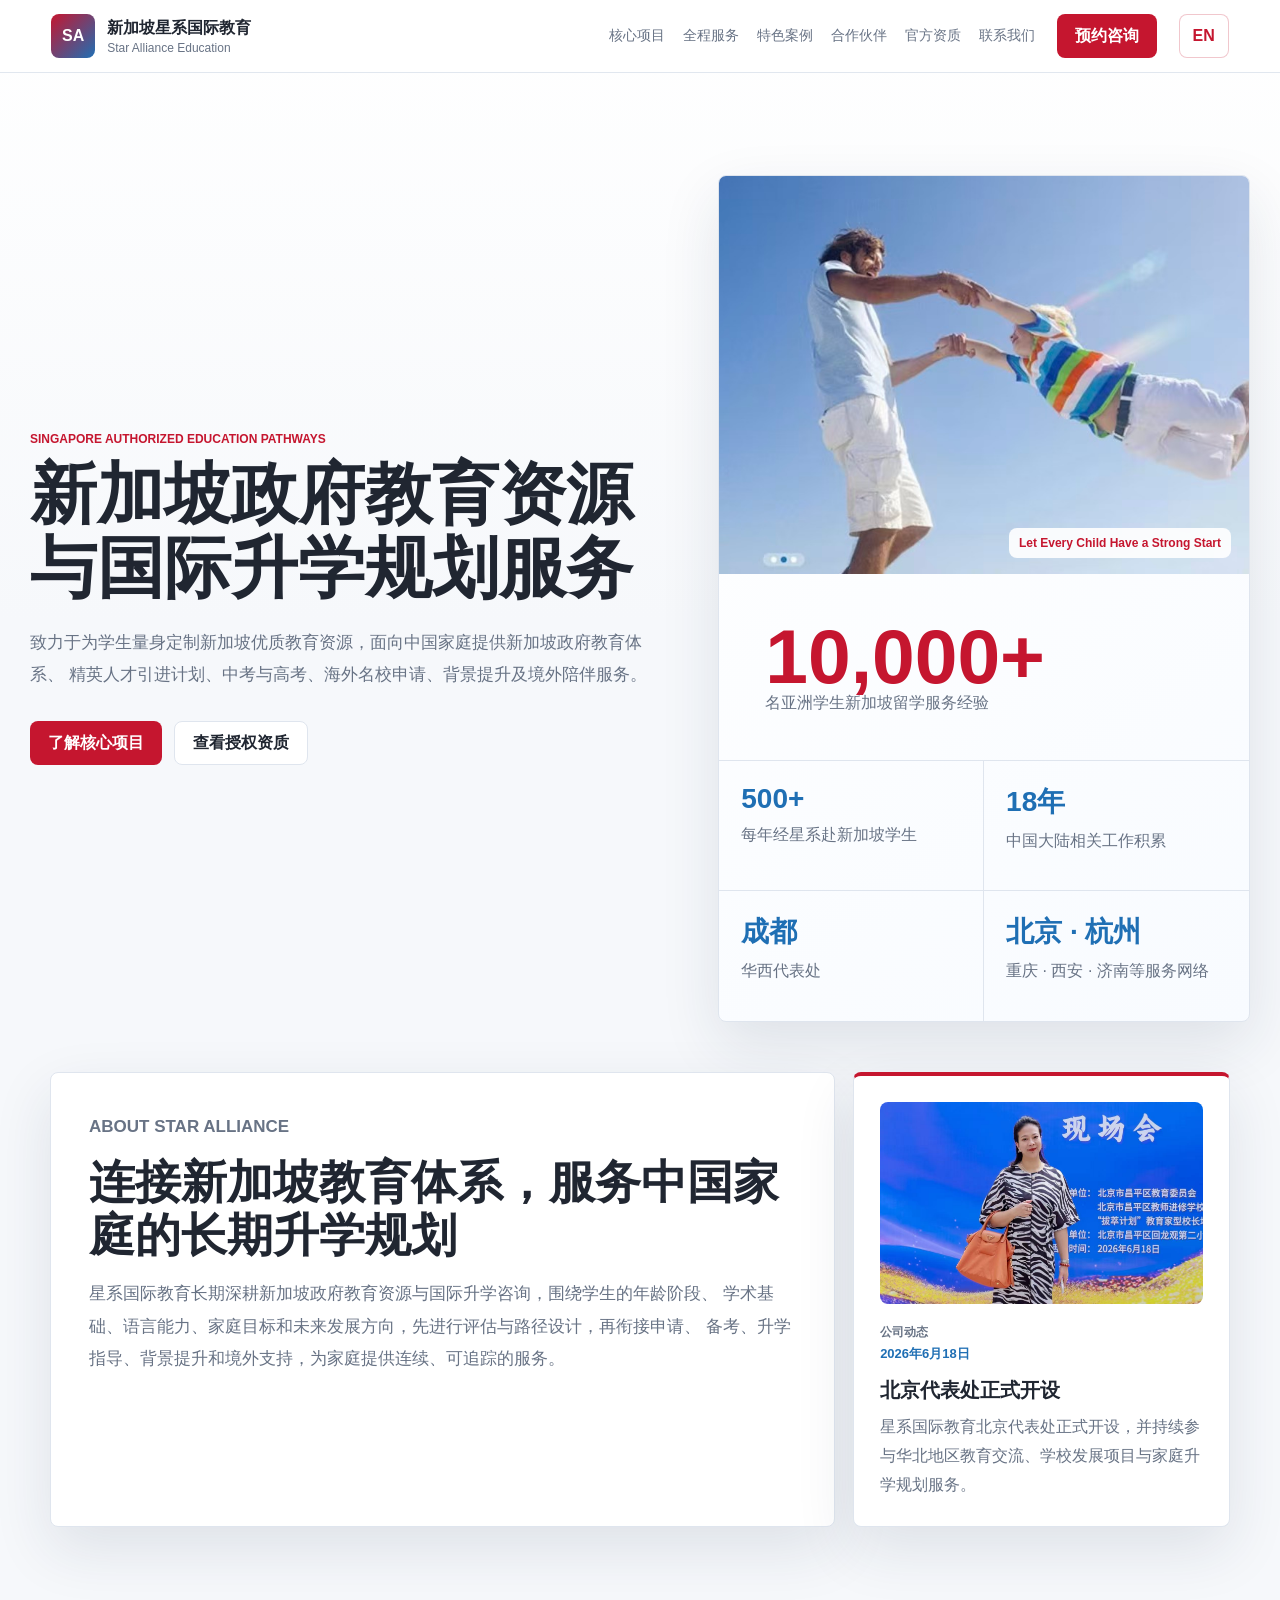
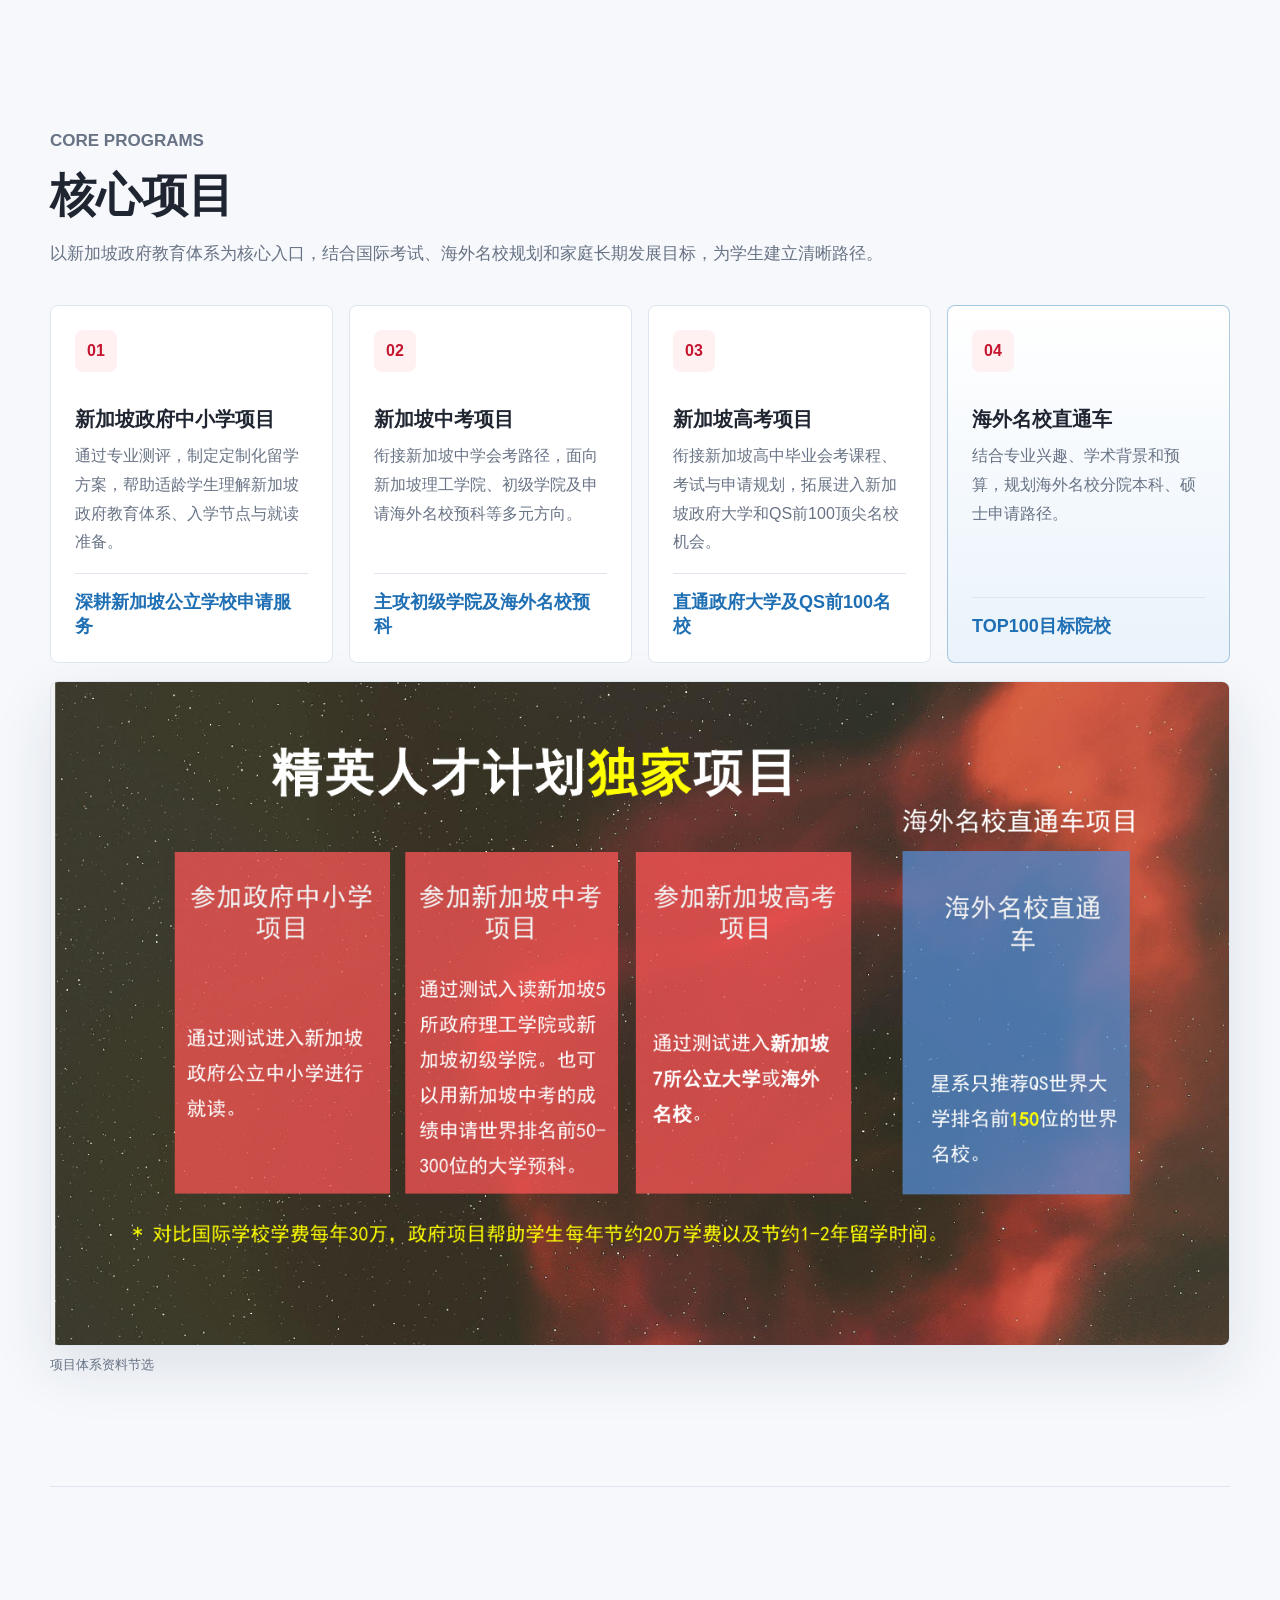
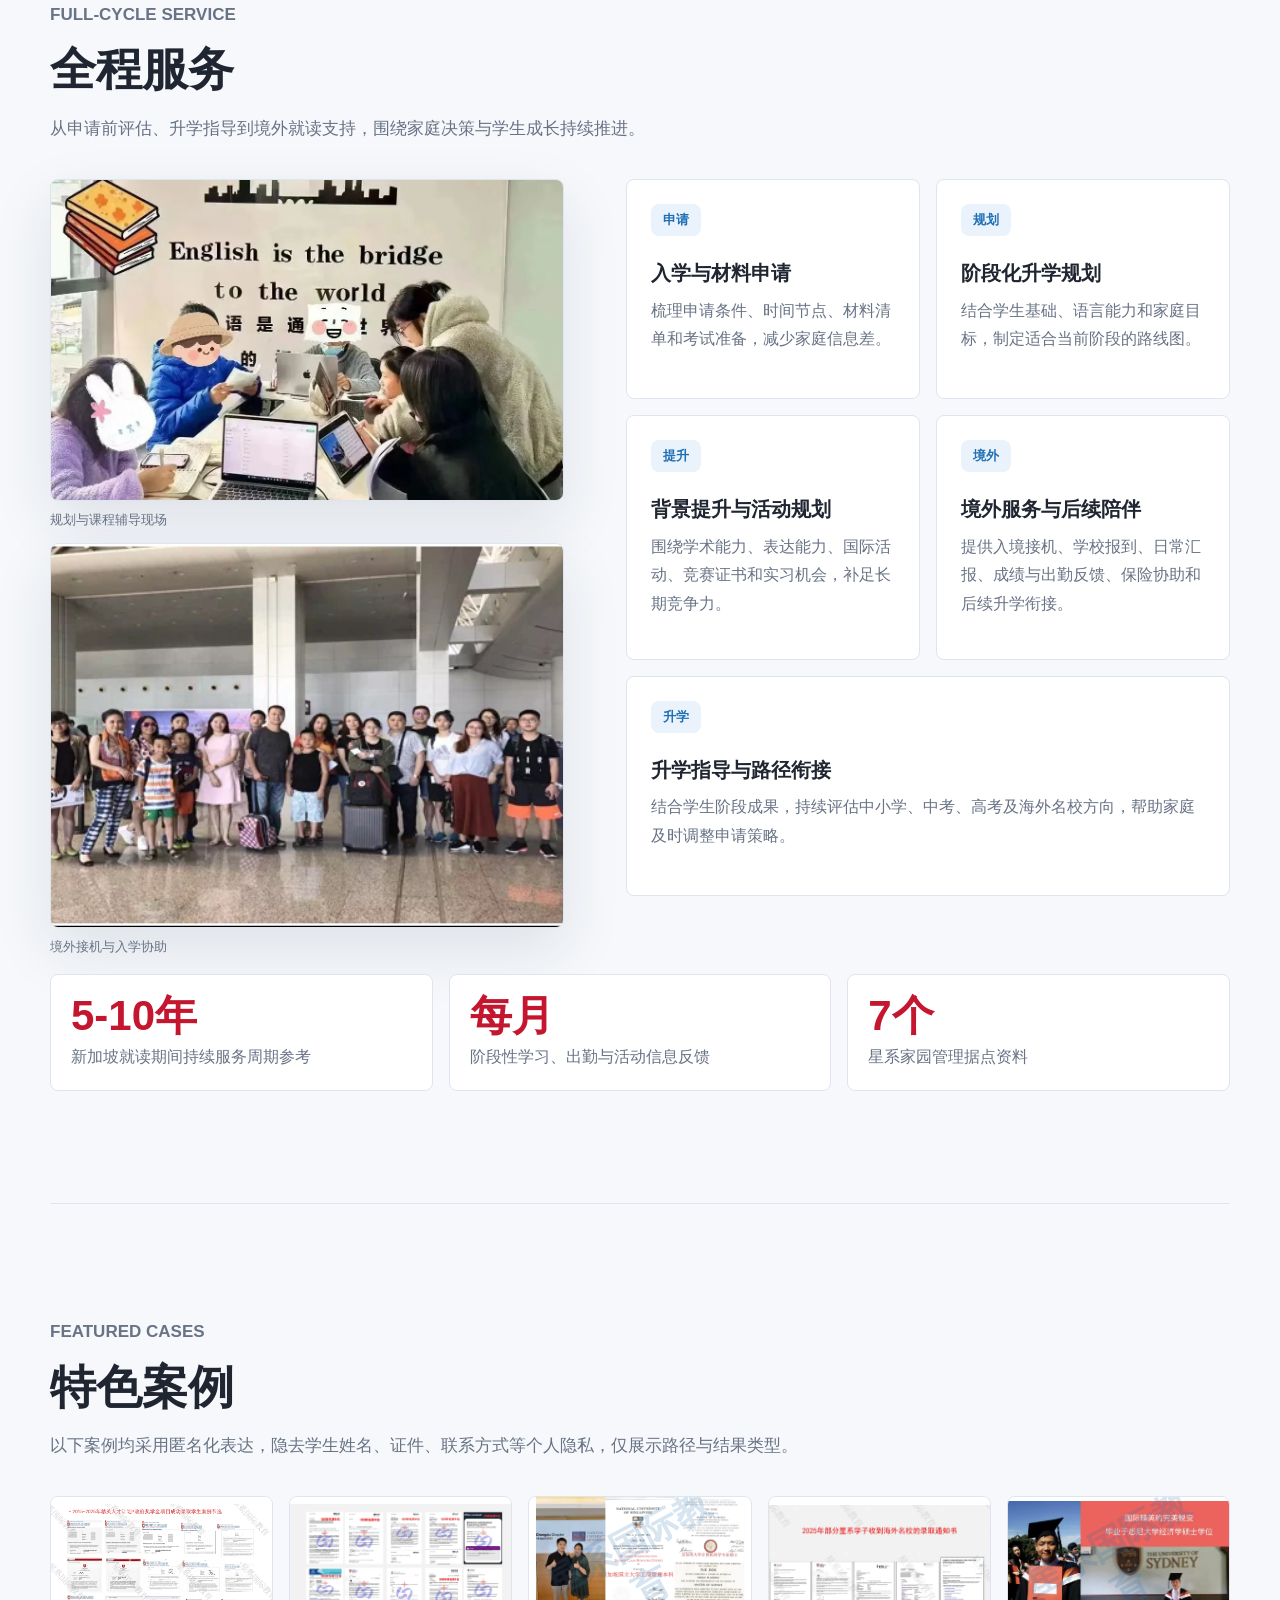
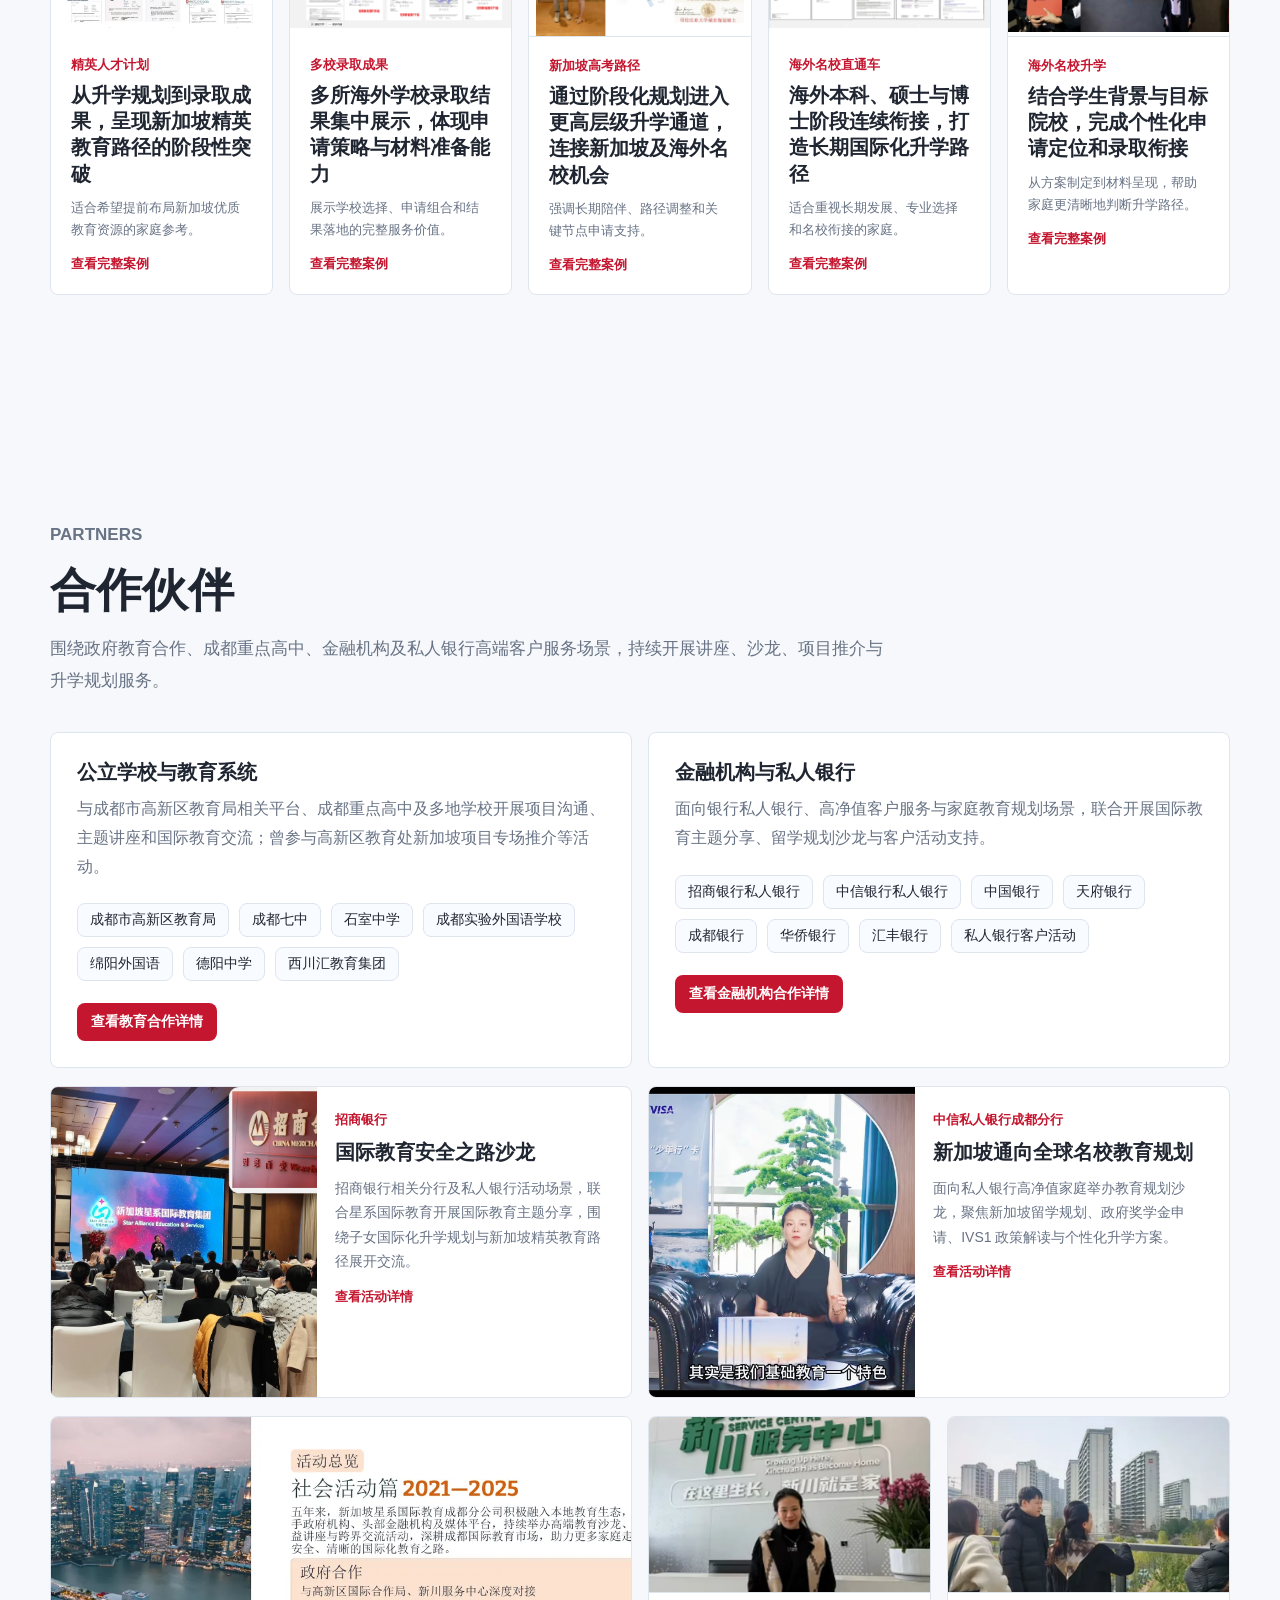
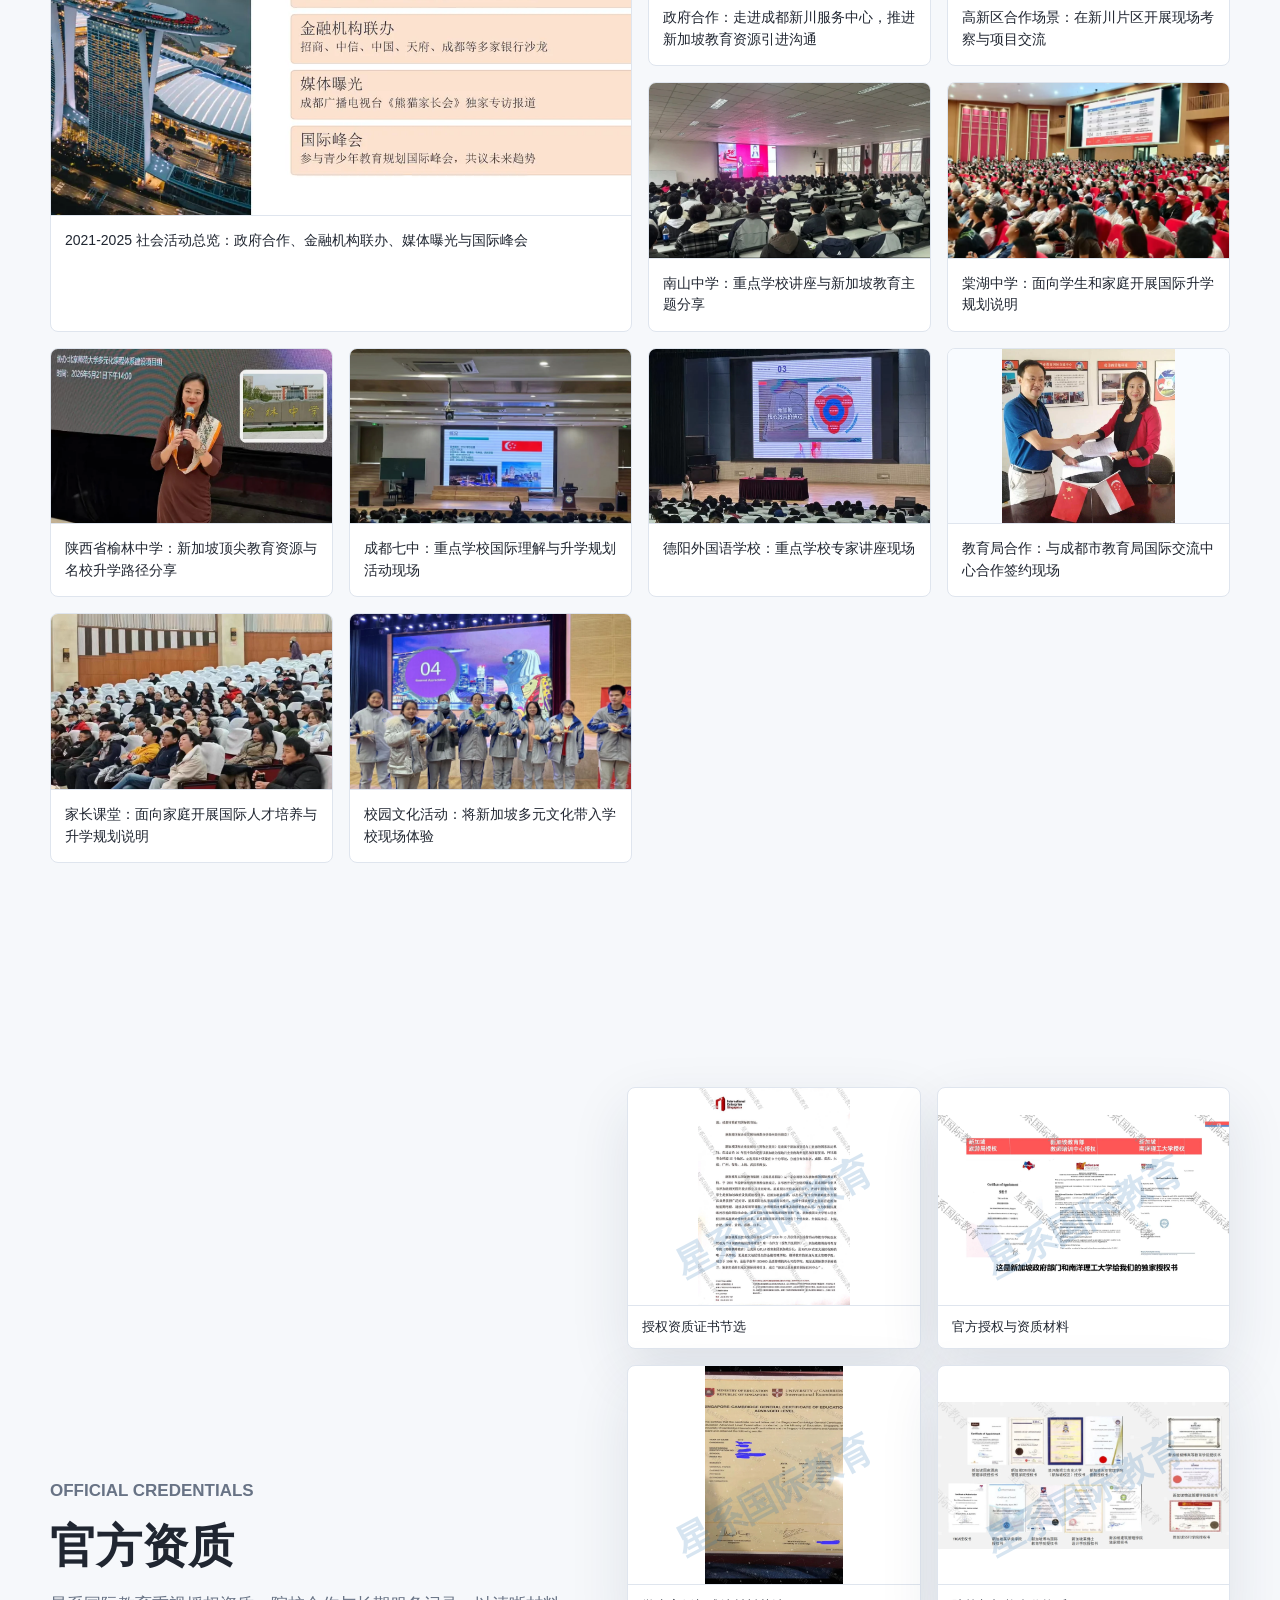
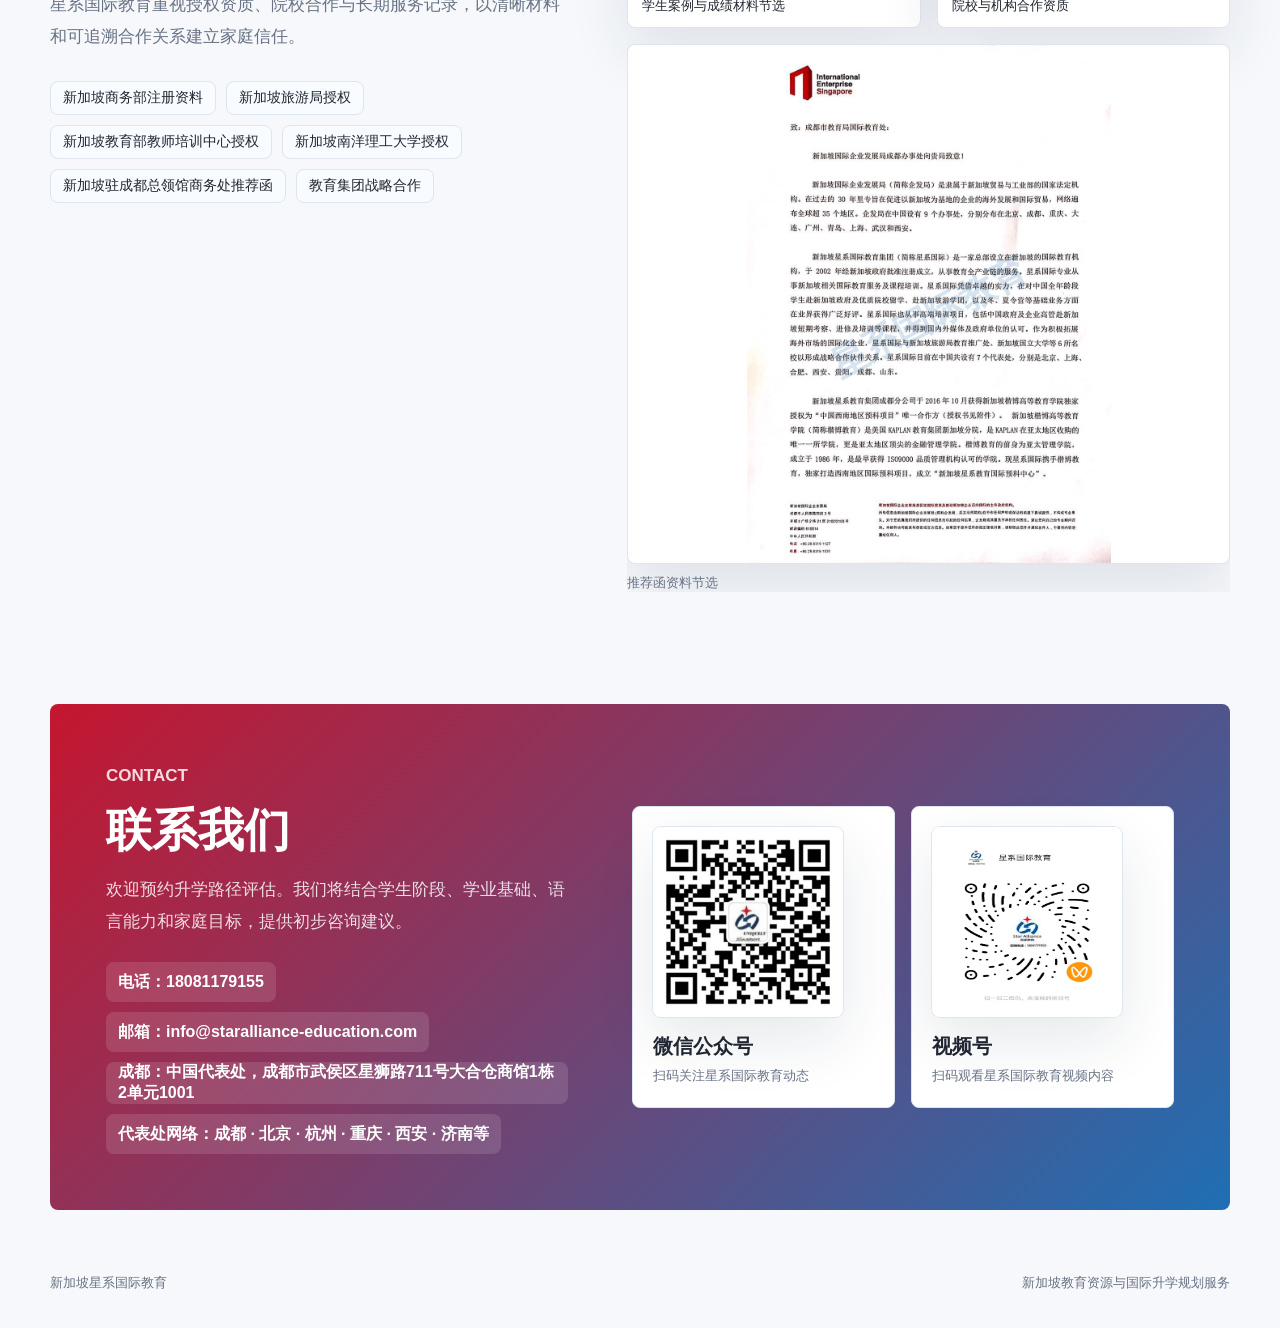
<file: star-alliance-education/index.html>
<!doctype html>
<html lang="zh-CN">
  <head>
    <meta charset="utf-8">
    <meta name="viewport" content="width=device-width, initial-scale=1">
    <title>新加坡星系国际教育 | 新加坡教育资源与国际升学规划</title>
    <meta
      name="description"
      content="新加坡星系国际教育面向中国家庭提供新加坡教育资源、核心项目规划、全程申请服务、背景提升、境外服务和国际升学咨询。"
    >
    <link rel="icon" href="data:image/svg+xml,%3Csvg xmlns='http://www.w3.org/2000/svg' viewBox='0 0 64 64'%3E%3Crect width='64' height='64' rx='10' fill='%23c5162f'/%3E%3Cpath d='M12 39h40v7H12zM18 20h28v7H18zM16 30h32v6H16z' fill='white'/%3E%3C/svg%3E">
    <link rel="stylesheet" href="styles.css">
  </head>
  <body>
    <header class="site-header">
      <a class="brand" href="#top" aria-label="新加坡星系国际教育首页">
        <span class="brand-mark">SA</span>
        <span>
          <strong>新加坡星系国际教育</strong>
          <small>Star Alliance Education</small>
        </span>
      </a>
      <nav class="nav-links" aria-label="主要导航">
        <a href="#programs">核心项目</a>
        <a href="#service">全程服务</a>
        <a href="#cases">特色案例</a>
        <a href="#partners">合作伙伴</a>
        <a href="#credentials">官方资质</a>
        <a href="#contact">联系我们</a>
      </nav>
      <a class="header-cta" href="#contact">预约咨询</a>
      <button class="language-toggle" type="button" data-lang-toggle aria-label="Switch language">EN</button>
    </header>

    <main id="top">
      <section class="hero">
        <div class="hero-copy">
          <p class="eyebrow">Singapore Authorized Education Pathways</p>
          <h1>新加坡政府教育资源与国际升学规划服务</h1>
          <p class="lead">
            致力于为学生量身定制新加坡优质教育资源，面向中国家庭提供新加坡政府教育体系、
            精英人才引进计划、中考与高考、海外名校申请、背景提升及境外陪伴服务。
          </p>
          <div class="hero-actions">
            <a class="primary-action" href="#programs">了解核心项目</a>
            <a class="secondary-action" href="#credentials">查看授权资质</a>
          </div>
        </div>
        <aside class="hero-card" aria-label="公司核心数据">
          <figure class="hero-visual">
            <img src="assets/site/hero-family-education.jpeg" alt="家庭陪伴孩子成长的教育服务示意图">
            <figcaption>Let Every Child Have a Strong Start</figcaption>
          </figure>
          <div class="hero-stat hero-stat-main">
            <strong>10,000+</strong>
            <span>名亚洲学生新加坡留学服务经验</span>
          </div>
          <div class="hero-stat-grid">
            <div><strong>500+</strong><span>每年经星系赴新加坡学生</span></div>
            <div><strong>18年</strong><span>中国大陆相关工作积累</span></div>
            <div><strong>成都</strong><span>华西代表处</span></div>
            <div><strong>北京 · 杭州</strong><span>重庆 · 西安 · 济南等服务网络</span></div>
          </div>
        </aside>
      </section>

      <section class="intro-news">
        <div class="company-intro">
          <p class="eyebrow">About Star Alliance</p>
          <h2>连接新加坡教育体系，服务中国家庭的长期升学规划</h2>
          <p>
            星系国际教育长期深耕新加坡政府教育资源与国际升学咨询，围绕学生的年龄阶段、
            学术基础、语言能力、家庭目标和未来发展方向，先进行评估与路径设计，再衔接申请、
            备考、升学指导、背景提升和境外支持，为家庭提供连续、可追踪的服务。
          </p>
        </div>
        <article class="news-card">
          <img src="assets/site/beijing-representative.png" alt="星系教育创始人参加北京市昌平区教师专业发展现场会">
          <p class="eyebrow">公司动态</p>
          <time datetime="2026-06-18">2026年6月18日</time>
          <h3>北京代表处正式开设</h3>
          <p>星系国际教育北京代表处正式开设，并持续参与华北地区教育交流、学校发展项目与家庭升学规划服务。</p>
        </article>
      </section>

      <section class="section" id="programs">
        <div class="section-heading">
          <p class="eyebrow">Core Programs</p>
          <h2>核心项目</h2>
          <p>以新加坡政府教育体系为核心入口，结合国际考试、海外名校规划和家庭长期发展目标，为学生建立清晰路径。</p>
        </div>
        <div class="program-grid">
          <article class="program-card">
            <span class="number">01</span>
            <h3>新加坡政府中小学项目</h3>
            <p>通过专业测评，制定定制化留学方案，帮助适龄学生理解新加坡政府教育体系、入学节点与就读准备。</p>
            <strong>深耕新加坡公立学校申请服务</strong>
          </article>
          <article class="program-card">
            <span class="number">02</span>
            <h3>新加坡中考项目</h3>
            <p>衔接新加坡中学会考路径，面向新加坡理工学院、初级学院及申请海外名校预科等多元方向。</p>
            <strong>主攻初级学院及海外名校预科</strong>
          </article>
          <article class="program-card">
            <span class="number">03</span>
            <h3>新加坡高考项目</h3>
            <p>衔接新加坡高中毕业会考课程、考试与申请规划，拓展进入新加坡政府大学和QS前100顶尖名校机会。</p>
            <strong>直通政府大学及QS前100名校</strong>
          </article>
          <article class="program-card accent">
            <span class="number">04</span>
            <h3>海外名校直通车</h3>
            <p>结合专业兴趣、学术背景和预算，规划海外名校分院本科、硕士申请路径。</p>
            <strong>TOP100目标院校</strong>
          </article>
        </div>
        <figure class="wide-proof">
          <img src="assets/pdf-previews/programs.png" data-en-src="assets/pdf-previews/programs-en.webp" alt="精英人才计划、新加坡中考、高考与海外名校项目资料截图">
          <figcaption>项目体系资料节选</figcaption>
        </figure>
        <div class="program-proof-en" aria-label="Program system overview">
          <article>
            <strong>Elite Talent Program</strong>
            <span>Exclusive Singapore education pathway planning for families preparing early.</span>
          </article>
          <article>
            <strong>O-Level Pathway</strong>
            <span>Supports entry toward polytechnics, junior colleges, and overseas foundation routes.</span>
          </article>
          <article>
            <strong>A-Level Pathway</strong>
            <span>Connects students to Singapore public universities and QS Top 100 opportunities.</span>
          </article>
          <article>
            <strong>Global University Pathway</strong>
            <span>Plans undergraduate and graduate applications for leading overseas universities.</span>
          </article>
        </div>
      </section>

      <section class="section service-section" id="service">
        <div class="section-heading">
          <p class="eyebrow">Full-Cycle Service</p>
          <h2>全程服务</h2>
          <p>从申请前评估、升学指导到境外就读支持，围绕家庭决策与学生成长持续推进。</p>
        </div>
        <div class="service-layout">
          <div class="service-photos">
            <figure class="service-photo large">
              <img src="assets/site/service-application-main.webp" alt="学生入学与材料申请辅导现场">
              <figcaption>规划与课程辅导现场</figcaption>
            </figure>
            <figure class="service-photo">
              <img src="assets/site/service-application-support.webp" alt="星系境外接机与入学陪伴服务合影">
              <figcaption>境外接机与入学协助</figcaption>
            </figure>
          </div>
          <div class="service-grid">
            <article>
              <span>申请</span>
              <h3>入学与材料申请</h3>
              <p>梳理申请条件、时间节点、材料清单和考试准备，减少家庭信息差。</p>
            </article>
            <article>
              <span>规划</span>
              <h3>阶段化升学规划</h3>
              <p>结合学生基础、语言能力和家庭目标，制定适合当前阶段的路线图。</p>
            </article>
            <article>
              <span>提升</span>
              <h3>背景提升与活动规划</h3>
              <p>围绕学术能力、表达能力、国际活动、竞赛证书和实习机会，补足长期竞争力。</p>
            </article>
            <article>
              <span>境外</span>
              <h3>境外服务与后续陪伴</h3>
              <p>提供入境接机、学校报到、日常汇报、成绩与出勤反馈、保险协助和后续升学衔接。</p>
            </article>
            <article>
              <span>升学</span>
              <h3>升学指导与路径衔接</h3>
              <p>结合学生阶段成果，持续评估中小学、中考、高考及海外名校方向，帮助家庭及时调整申请策略。</p>
            </article>
          </div>
        </div>
        <div class="service-proof">
          <article><strong>5-10年</strong><span>新加坡就读期间持续服务周期参考</span></article>
          <article><strong>每月</strong><span>阶段性学习、出勤与活动信息反馈</span></article>
          <article><strong>7个</strong><span>星系家园管理据点资料</span></article>
        </div>
      </section>

      <section class="section" id="cases">
        <div class="section-heading">
          <p class="eyebrow">Featured Cases</p>
          <h2>特色案例</h2>
          <p>以下案例均采用匿名化表达，隐去学生姓名、证件、联系方式等个人隐私，仅展示路径与结果类型。</p>
        </div>
        <div class="case-grid">
          <a class="case-card" href="case-detail.html?case=elite">
            <img src="assets/site/case-elite-admission.webp" alt="匿名学生A精英人才计划录取成果资料">
            <div>
              <p>精英人才计划</p>
              <h3>从升学规划到录取成果，呈现新加坡精英教育路径的阶段性突破</h3>
              <span>适合希望提前布局新加坡优质教育资源的家庭参考。</span>
              <em>查看完整案例</em>
            </div>
          </a>
          <a class="case-card" href="case-detail.html?case=offers">
            <img src="assets/site/case-offer-summary.webp" alt="匿名学生B多所海外学校录取成果资料">
            <div>
              <p>多校录取成果</p>
              <h3>多所海外学校录取结果集中展示，体现申请策略与材料准备能力</h3>
              <span>展示学校选择、申请组合和结果落地的完整服务价值。</span>
              <em>查看完整案例</em>
            </div>
          </a>
          <a class="case-card" href="case-detail.html?case=graduate">
            <figure class="case-image watermarked">
              <img src="assets/site/case-student-photo-1.webp" alt="匿名学生C升学成果照片资料">
            </figure>
            <div>
              <p>新加坡高考路径</p>
              <h3>通过阶段化规划进入更高层级升学通道，连接新加坡及海外名校机会</h3>
              <span>强调长期陪伴、路径调整和关键节点申请支持。</span>
              <em>查看完整案例</em>
            </div>
          </a>
          <a class="case-card" href="case-detail.html?case=global">
            <img src="assets/site/case-overseas-admission.webp" alt="匿名学生D海外名校直通车录取成果资料">
            <div>
              <p>海外名校直通车</p>
              <h3>海外本科、硕士与博士阶段连续衔接，打造长期国际化升学路径</h3>
              <span>适合重视长期发展、专业选择和名校衔接的家庭。</span>
              <em>查看完整案例</em>
            </div>
          </a>
          <a class="case-card" href="case-detail.html?case=photo">
            <figure class="case-image watermarked">
              <img src="assets/site/case-student-photo-2.webp" alt="匿名学生E海外名校升学成果照片资料">
            </figure>
            <div>
              <p>海外名校升学</p>
              <h3>结合学生背景与目标院校，完成个性化申请定位和录取衔接</h3>
              <span>从方案制定到材料呈现，帮助家庭更清晰地判断升学路径。</span>
              <em>查看完整案例</em>
            </div>
          </a>
        </div>
      </section>

      <section class="section partners-section" id="partners">
        <div class="section-heading">
          <p class="eyebrow">Partners</p>
          <h2>合作伙伴</h2>
          <p>围绕政府教育合作、成都重点高中、金融机构及私人银行高端客户服务场景，持续开展讲座、沙龙、项目推介与升学规划服务。</p>
        </div>
        <div class="partner-columns">
          <article>
            <h3>公立学校与教育系统</h3>
            <p>与成都市高新区教育局相关平台、成都重点高中及多地学校开展项目沟通、主题讲座和国际教育交流；曾参与高新区教育处新加坡项目专场推介等活动。</p>
            <div class="tag-list">
              <span>成都市高新区教育局</span>
              <span>成都七中</span>
              <span>石室中学</span>
              <span>成都实验外国语学校</span>
              <span>绵阳外国语</span>
              <span>德阳中学</span>
              <span>西川汇教育集团</span>
            </div>
            <a class="inline-detail-link" href="partner-detail.html?type=public-schools">查看教育合作详情</a>
          </article>
          <article>
            <h3>金融机构与私人银行</h3>
            <p>面向银行私人银行、高净值客户服务与家庭教育规划场景，联合开展国际教育主题分享、留学规划沙龙与客户活动支持。</p>
            <div class="tag-list">
              <span>招商银行私人银行</span>
              <span>中信银行私人银行</span>
              <span>中国银行</span>
              <span>天府银行</span>
              <span>成都银行</span>
              <span>华侨银行</span>
              <span>汇丰银行</span>
              <span>私人银行客户活动</span>
            </div>
            <a class="inline-detail-link" href="partner-detail.html?type=finance">查看金融机构合作详情</a>
          </article>
        </div>
        <div class="bank-spotlight" aria-label="银行与私人银行活动现场展示">
          <a class="bank-card" href="partner-detail.html?type=finance">
            <figure class="bank-photo-single">
              <img src="assets/site/bank-cmb-salon-new.webp" alt="招商银行国际教育沙龙现场">
            </figure>
            <div>
              <p>招商银行</p>
              <h3>国际教育安全之路沙龙</h3>
              <span>招商银行相关分行及私人银行活动场景，联合星系国际教育开展国际教育主题分享，围绕子女国际化升学规划与新加坡精英教育路径展开交流。</span>
              <em>查看活动详情</em>
            </div>
          </a>
          <a class="bank-card" href="partner-detail.html?type=finance">
            <figure class="bank-photo-single">
              <img src="assets/site/bank-citic-bank-new.webp" alt="中信银行教育规划分享活动画面">
            </figure>
            <div>
              <p>中信私人银行成都分行</p>
              <h3>新加坡通向全球名校教育规划</h3>
              <span>面向私人银行高净值家庭举办教育规划沙龙，聚焦新加坡留学规划、政府奖学金申请、IVS1 政策解读与个性化升学方案。</span>
              <em>查看活动详情</em>
            </div>
          </a>
        </div>
        <div class="partner-showcase" aria-label="合作活动照片与资料展示">
          <a class="partner-showcase-card partner-feature" href="partner-detail.html?type=public-schools">
            <img src="assets/site/partner-activity-overview.webp" data-en-src="assets/site/partner-activity-overview-en.webp" alt="星系国际教育社会活动总览资料，包含政府合作、金融机构联办和国际峰会">
            <span>2021-2025 社会活动总览：政府合作、金融机构联办、媒体曝光与国际峰会</span>
          </a>
          <a class="partner-showcase-card" href="partner-detail.html?type=public-schools">
            <img src="assets/site/partner-xinchuan-service-center.webp" alt="星系国际教育代表在成都新川服务中心现场照片">
            <span>政府合作：走进成都新川服务中心，推进新加坡教育资源引进沟通</span>
          </a>
          <a class="partner-showcase-card" href="partner-detail.html?type=public-schools">
            <img src="assets/site/partner-xinchuan-visit.webp" alt="成都新川服务中心与新加坡创新中心现场考察交流">
            <span>高新区合作场景：在新川片区开展现场考察与项目交流</span>
          </a>
          <a class="partner-showcase-card" href="partner-detail.html?type=public-schools">
            <img src="assets/site/partner-school-nanshan-new.webp" alt="南山中学重点学校讲座现场">
            <span>南山中学：重点学校讲座与新加坡教育主题分享</span>
          </a>
          <a class="partner-showcase-card" href="partner-detail.html?type=public-schools">
            <img src="assets/site/partner-school-tanghu.webp" alt="棠湖中学重点学校讲座现场">
            <span>棠湖中学：面向学生和家庭开展国际升学规划说明</span>
          </a>
          <a class="partner-showcase-card" href="partner-detail.html?type=public-schools">
            <img src="assets/site/partner-school-yulin-new.webp" alt="陕西省榆林中学国际升学规划讲座现场">
            <span>陕西省榆林中学：新加坡顶尖教育资源与名校升学路径分享</span>
          </a>
          <a class="partner-showcase-card" href="partner-detail.html?type=public-schools">
            <img src="assets/site/partner-school-chengdu-qizhong.webp" alt="成都七中重点学校讲座现场">
            <span>成都七中：重点学校国际理解与升学规划活动现场</span>
          </a>
          <a class="partner-showcase-card" href="partner-detail.html?type=public-schools">
            <img src="assets/site/partner-school-deyang-foreign.webp" alt="德阳外国语学校重点学校讲座现场">
            <span>德阳外国语学校：重点学校专家讲座现场</span>
          </a>
          <a class="partner-showcase-card" href="partner-detail.html?type=public-schools">
            <img class="image-contain" src="assets/site/partner-education-center-signing.webp" alt="星系国际教育与成都市教育局国际交流中心合作签约现场">
            <span>教育局合作：与成都市教育局国际交流中心合作签约现场</span>
          </a>
          <a class="partner-showcase-card" href="partner-detail.html?type=public-schools">
            <img src="assets/site/partner-parent-class-new.webp" alt="星系国际教育家长课堂与项目说明会现场">
            <span>家长课堂：面向家庭开展国际人才培养与升学规划说明</span>
          </a>
          <a class="partner-showcase-card" href="partner-detail.html?type=public-schools">
            <img src="assets/site/partner-campus-culture.webp" alt="星系国际教育新加坡文化校园体验活动现场">
            <span>校园文化活动：将新加坡多元文化带入学校现场体验</span>
          </a>
        </div>
      </section>

      <section class="section credentials-section" id="credentials">
        <div class="credentials-copy">
          <p class="eyebrow">Official Credentials</p>
          <h2>官方资质</h2>
          <p>
            星系国际教育重视授权资质、院校合作与长期服务记录，以清晰材料和可追溯合作关系建立家庭信任。
          </p>
          <div class="proof-list">
            <span>新加坡商务部注册资料</span>
            <span>新加坡旅游局授权</span>
            <span>新加坡教育部教师培训中心授权</span>
            <span>新加坡南洋理工大学授权</span>
            <span>新加坡驻成都总领馆商务处推荐函</span>
            <span>教育集团战略合作</span>
          </div>
        </div>
        <div class="credentials-media">
          <div class="credential-gallery" aria-label="授权资质证书展示">
            <figure class="watermarked">
              <img src="assets/site/credential-auth-1.webp" alt="新加坡相关机构授权证书资料一">
              <figcaption>授权资质证书节选</figcaption>
            </figure>
            <figure class="watermarked">
              <img src="assets/site/credential-auth-2.webp" alt="新加坡相关机构授权证书资料二">
              <figcaption>官方授权与资质材料</figcaption>
            </figure>
            <figure class="watermarked">
              <img src="assets/site/credential-auth-3.webp" alt="新加坡相关机构授权证书资料三">
              <figcaption>学生案例与成绩材料节选</figcaption>
            </figure>
            <figure class="watermarked">
              <img src="assets/site/credential-auth-4.webp" alt="新加坡相关机构授权证书资料四">
              <figcaption>院校与机构合作资质</figcaption>
            </figure>
          </div>
          <figure class="image-showcase watermarked">
            <img src="assets/site/official-recommendation.jpeg" alt="新加坡驻成都总领馆商务处推荐函资料">
            <figcaption>推荐函资料节选</figcaption>
          </figure>
        </div>
      </section>

      <section class="section contact-section" id="contact">
        <div class="contact-copy">
          <p class="eyebrow">Contact</p>
          <h2>联系我们</h2>
          <p>欢迎预约升学路径评估。我们将结合学生阶段、学业基础、语言能力和家庭目标，提供初步咨询建议。</p>
          <div class="contact-list">
            <a href="tel:18081179155">电话：18081179155</a>
            <a href="mailto:info@staralliance-education.com">邮箱：info@staralliance-education.com</a>
            <span>成都：中国代表处，成都市武侯区星狮路711号大合仓商馆1栋2单元1001</span>
            <span>代表处网络：成都 · 北京 · 杭州 · 重庆 · 西安 · 济南等</span>
          </div>
        </div>
        <div class="qr-grid" aria-label="微信公众号和视频号二维码">
          <div class="qr-card">
            <img class="qr-image" src="assets/site/wechat-qr.jpeg" alt="新加坡星系国际教育微信公众号二维码">
            <h3>微信公众号</h3>
            <p>扫码关注星系国际教育动态</p>
          </div>
          <div class="qr-card">
            <img class="qr-image" src="assets/site/video-qr.png" alt="新加坡星系国际教育视频号二维码">
            <h3>视频号</h3>
            <p>扫码观看星系国际教育视频内容</p>
          </div>
        </div>
      </section>
    </main>

    <footer class="site-footer">
      <span>新加坡星系国际教育</span>
      <span>新加坡教育资源与国际升学规划服务</span>
    </footer>
    <script src="i18n.js"></script>
  </body>
</html>
</file>
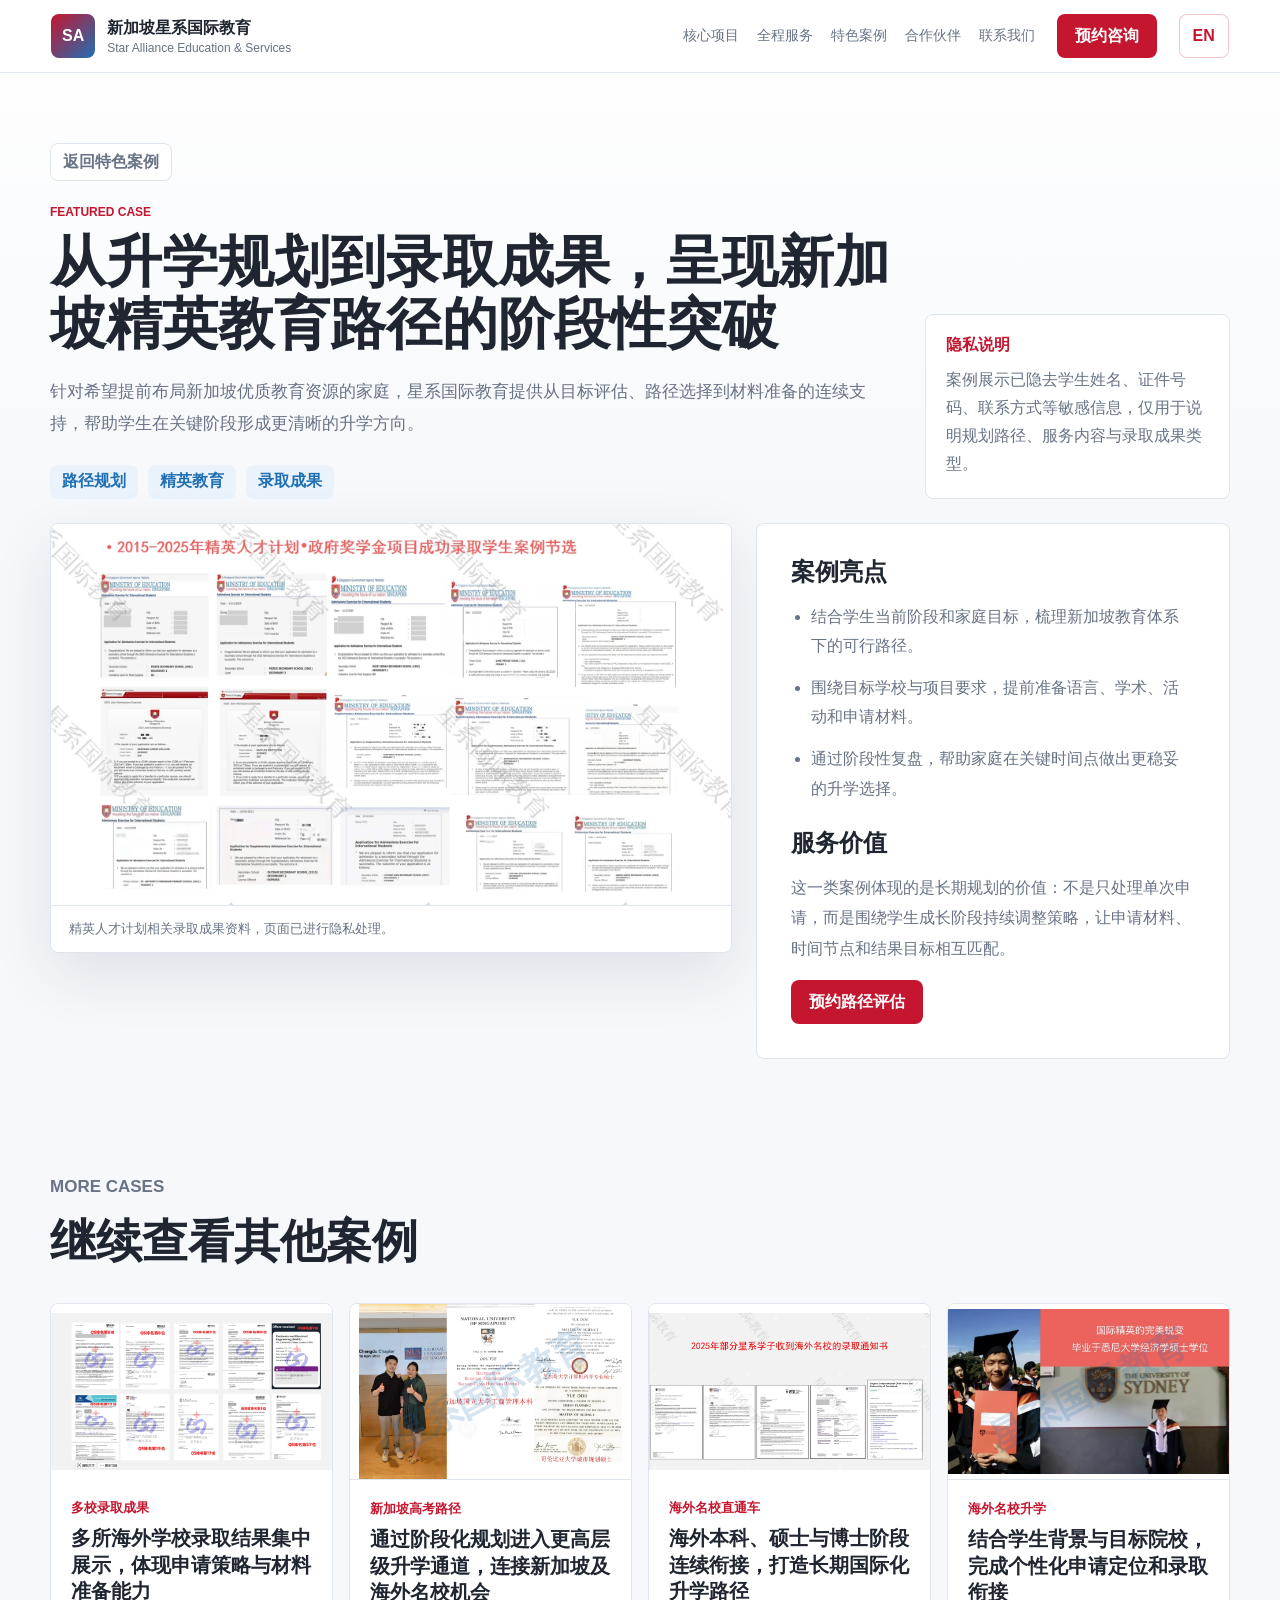
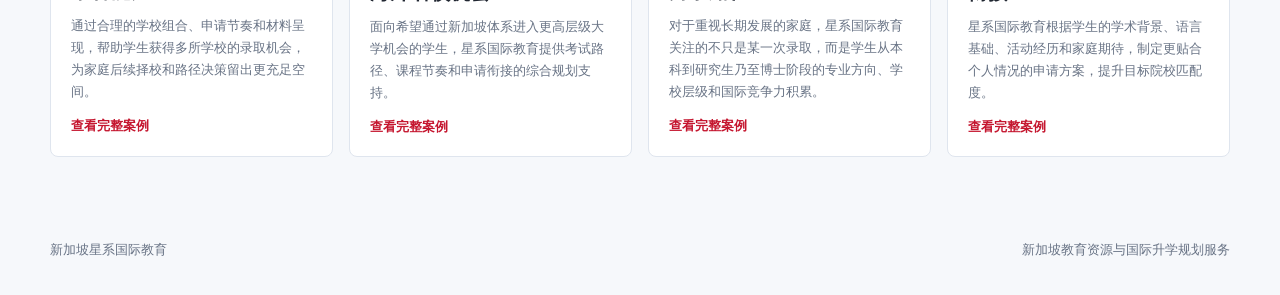
<file: star-alliance-education/case-detail.html>
<!doctype html>
<html lang="zh-CN">
  <head>
    <meta charset="UTF-8">
    <meta name="viewport" content="width=device-width, initial-scale=1.0">
    <title>特色案例详情 | 新加坡星系国际教育</title>
    <meta name="description" content="新加坡星系国际教育特色案例详情，展示升学规划、录取成果与国际教育路径。">
    <link rel="icon" href="data:image/svg+xml,%3Csvg xmlns='http://www.w3.org/2000/svg' viewBox='0 0 64 64'%3E%3Crect width='64' height='64' rx='10' fill='%23c5162f'/%3E%3Cpath d='M12 39h40v7H12zM18 20h28v7H18zM16 30h32v6H16z' fill='white'/%3E%3C/svg%3E">
    <link rel="stylesheet" href="styles.css">
  </head>
  <body class="detail-page">
    <header class="site-header">
      <a class="brand" href="index.html">
        <span class="brand-mark">SA</span>
        <span>
          <strong>新加坡星系国际教育</strong>
          <small>Star Alliance Education & Services</small>
        </span>
      </a>
      <nav class="nav-links" aria-label="主导航">
        <a href="index.html#programs">核心项目</a>
        <a href="index.html#service">全程服务</a>
        <a href="index.html#cases">特色案例</a>
        <a href="index.html#partners">合作伙伴</a>
        <a href="index.html#contact">联系我们</a>
      </nav>
      <a class="header-cta" href="index.html#contact">预约咨询</a>
      <button class="language-toggle" type="button" data-lang-toggle aria-label="Switch language">EN</button>
    </header>

    <main class="detail-main">
      <a class="back-link" href="index.html#cases">返回特色案例</a>
      <section class="case-detail-hero">
        <div>
          <p class="eyebrow">Featured Case</p>
          <h1 id="case-title">特色案例详情</h1>
          <p id="case-summary" class="lead"></p>
          <div class="case-detail-tags" id="case-tags"></div>
        </div>
        <aside class="case-detail-note">
          <strong>隐私说明</strong>
          <span>案例展示已隐去学生姓名、证件号码、联系方式等敏感信息，仅用于说明规划路径、服务内容与录取成果类型。</span>
        </aside>
      </section>

      <section class="case-detail-layout">
        <figure class="case-detail-image">
          <img id="case-image" src="" alt="">
          <figcaption id="case-caption"></figcaption>
        </figure>
        <div class="case-detail-copy">
          <h2>案例亮点</h2>
          <ul id="case-points"></ul>
          <h2>服务价值</h2>
          <p id="case-value"></p>
          <a class="primary-action" href="index.html#contact">预约路径评估</a>
        </div>
      </section>

      <section class="section detail-related" aria-label="其他特色案例">
        <div class="section-heading">
          <p class="eyebrow">More Cases</p>
          <h2>继续查看其他案例</h2>
        </div>
        <div class="case-grid" id="related-cases"></div>
      </section>
    </main>

    <footer class="site-footer">
      <span>新加坡星系国际教育</span>
      <span>新加坡教育资源与国际升学规划服务</span>
    </footer>

    <script>
      const cases = {
        elite: {
          label: "精英人才计划",
          title: "从升学规划到录取成果，呈现新加坡精英教育路径的阶段性突破",
          summary: "针对希望提前布局新加坡优质教育资源的家庭，星系国际教育提供从目标评估、路径选择到材料准备的连续支持，帮助学生在关键阶段形成更清晰的升学方向。",
          image: "assets/site/case-elite-admission.webp",
          caption: "精英人才计划相关录取成果资料，页面已进行隐私处理。",
          tags: ["路径规划", "精英教育", "录取成果"],
          points: [
            "结合学生当前阶段和家庭目标，梳理新加坡教育体系下的可行路径。",
            "围绕目标学校与项目要求，提前准备语言、学术、活动和申请材料。",
            "通过阶段性复盘，帮助家庭在关键时间点做出更稳妥的升学选择。"
          ],
          value: "这一类案例体现的是长期规划的价值：不是只处理单次申请，而是围绕学生成长阶段持续调整策略，让申请材料、时间节点和结果目标相互匹配。"
        },
        offers: {
          label: "多校录取成果",
          title: "多所海外学校录取结果集中展示，体现申请策略与材料准备能力",
          summary: "通过合理的学校组合、申请节奏和材料呈现，帮助学生获得多所学校的录取机会，为家庭后续择校和路径决策留出更充足空间。",
          image: "assets/site/case-offer-summary.webp",
          caption: "多所海外学校录取成果汇总资料，学生个人信息已隐去。",
          tags: ["多校申请", "材料规划", "择校空间"],
          points: [
            "根据学生条件建立冲刺、匹配和稳妥层次的申请组合。",
            "统一梳理申请材料、文书表达和时间节点，减少重复沟通成本。",
            "在多个录取结果之间协助家庭评估学校、课程和后续发展路径。"
          ],
          value: "多校录取不仅是结果数量，更重要的是让家庭拥有选择权。星系国际教育通过前期定位和过程管理，提高申请结果的确定性和可比较性。"
        },
        graduate: {
          label: "新加坡高考路径",
          title: "通过阶段化规划进入更高层级升学通道，连接新加坡及海外名校机会",
          summary: "面向希望通过新加坡体系进入更高层级大学机会的学生，星系国际教育提供考试路径、课程节奏和申请衔接的综合规划支持。",
          image: "assets/site/case-student-photo-1.webp",
          watermark: true,
          caption: "学生升学成果照片资料，已按公开展示要求处理。",
          tags: ["新加坡体系", "阶段提升", "名校衔接"],
          points: [
            "评估学生学术基础和适应能力，明确适合的考试与升学路线。",
            "在课程学习、考试准备和申请节奏之间建立清晰安排。",
            "结合阶段成果，为后续本科、研究生或海外名校申请创造条件。"
          ],
          value: "这一类型案例强调路径设计和阶段跃迁。通过持续跟进学生表现，及时调整目标和申请策略，可以把单点成绩转化为更完整的升学机会。"
        },
        global: {
          label: "海外名校直通车",
          title: "海外本科、硕士与博士阶段连续衔接，打造长期国际化升学路径",
          summary: "对于重视长期发展的家庭，星系国际教育关注的不只是某一次录取，而是学生从本科到研究生乃至博士阶段的专业方向、学校层级和国际竞争力积累。",
          image: "assets/site/case-overseas-admission.webp",
          caption: "海外名校直通车录取成果资料，相关隐私信息已处理。",
          tags: ["长期规划", "海外名校", "专业衔接"],
          points: [
            "结合学生长期目标，规划本科、硕士与博士阶段的衔接方向。",
            "关注专业选择、课程背景、研究经历和申请材料的一致性。",
            "帮助家庭理解不同国家和院校体系下的录取逻辑和发展路径。"
          ],
          value: "长期升学规划的关键在于连续性。星系国际教育通过多年服务经验，帮助学生把每个阶段的选择变成下一阶段申请的基础。"
        },
        photo: {
          label: "海外名校升学",
          title: "结合学生背景与目标院校，完成个性化申请定位和录取衔接",
          summary: "星系国际教育根据学生的学术背景、语言基础、活动经历和家庭期待，制定更贴合个人情况的申请方案，提升目标院校匹配度。",
          image: "assets/site/case-student-photo-2.webp",
          watermark: true,
          caption: "海外名校升学成果照片资料，保留公开展示所需信息。",
          tags: ["个性化申请", "背景梳理", "录取衔接"],
          points: [
            "从学生真实情况出发，避免模板化申请方案。",
            "围绕目标院校要求梳理优势、补足短板，并优化材料呈现。",
            "在录取后继续协助家庭处理入学衔接、后续规划等关键事项。"
          ],
          value: "个性化申请的价值在于让学生优势被准确理解。通过系统梳理和专业呈现，家庭可以更清楚地看到路径、风险和机会。"
        }
      };

      const params = new URLSearchParams(window.location.search);
      const key = cases[params.get("case")] ? params.get("case") : "elite";
      const current = cases[key];
      document.title = `${current.label} | 特色案例 | 新加坡星系国际教育`;
      document.getElementById("case-title").textContent = current.title;
      document.getElementById("case-summary").textContent = current.summary;
      document.getElementById("case-image").src = current.image;
      document.getElementById("case-image").alt = current.title;
      document.querySelector(".case-detail-image").classList.toggle("watermarked", Boolean(current.watermark));
      document.getElementById("case-caption").textContent = current.caption;
      document.getElementById("case-value").textContent = current.value;
      document.getElementById("case-tags").innerHTML = current.tags.map((tag) => `<span>${tag}</span>`).join("");
      document.getElementById("case-points").innerHTML = current.points.map((point) => `<li>${point}</li>`).join("");

      document.getElementById("related-cases").innerHTML = Object.entries(cases)
        .filter(([caseKey]) => caseKey !== key)
        .map(([caseKey, item]) => `
          <a class="case-card" href="case-detail.html?case=${caseKey}">
            ${item.watermark
              ? `<figure class="case-image watermarked"><img src="${item.image}" alt="${item.label}"></figure>`
              : `<img src="${item.image}" alt="${item.label}">`}
            <div>
              <p>${item.label}</p>
              <h3>${item.title}</h3>
              <span>${item.summary}</span>
              <em>查看完整案例</em>
            </div>
          </a>
        `)
        .join("");
    </script>
    <script src="i18n.js"></script>
  </body>
</html>
</file>
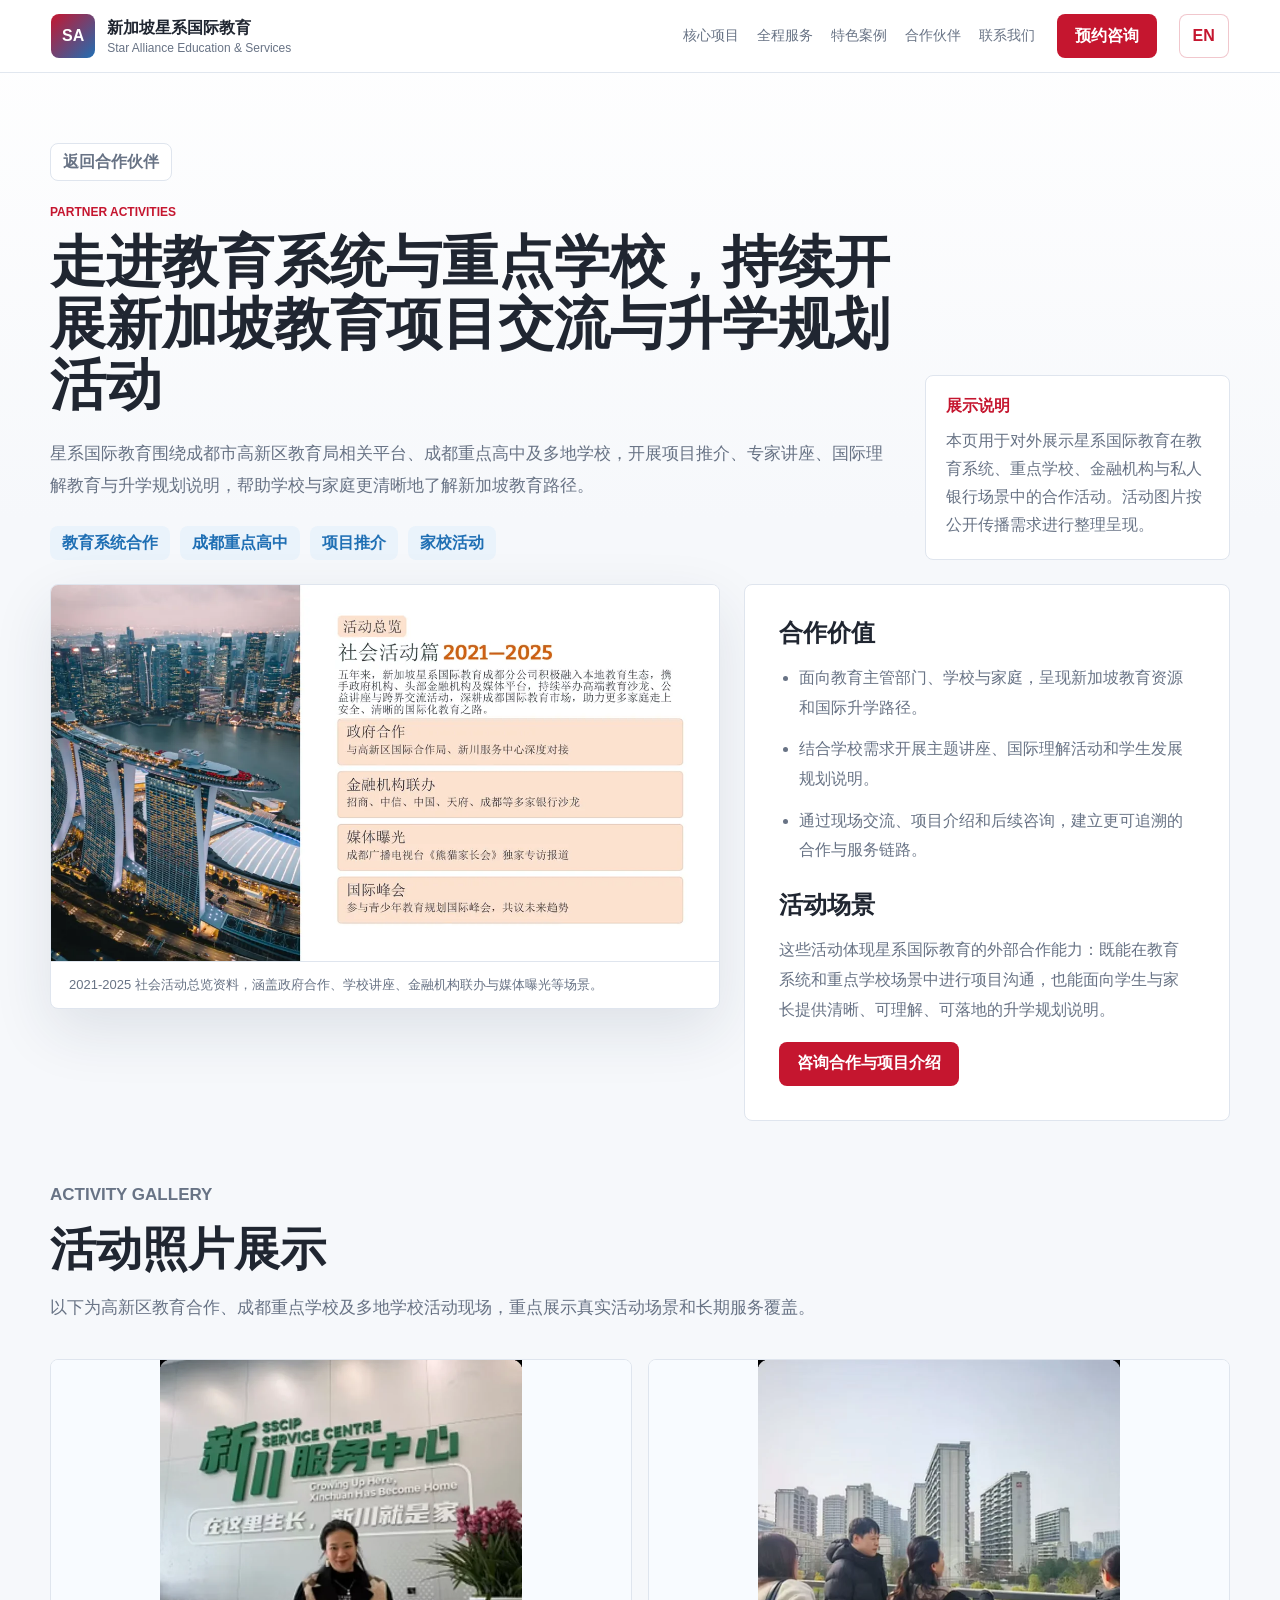
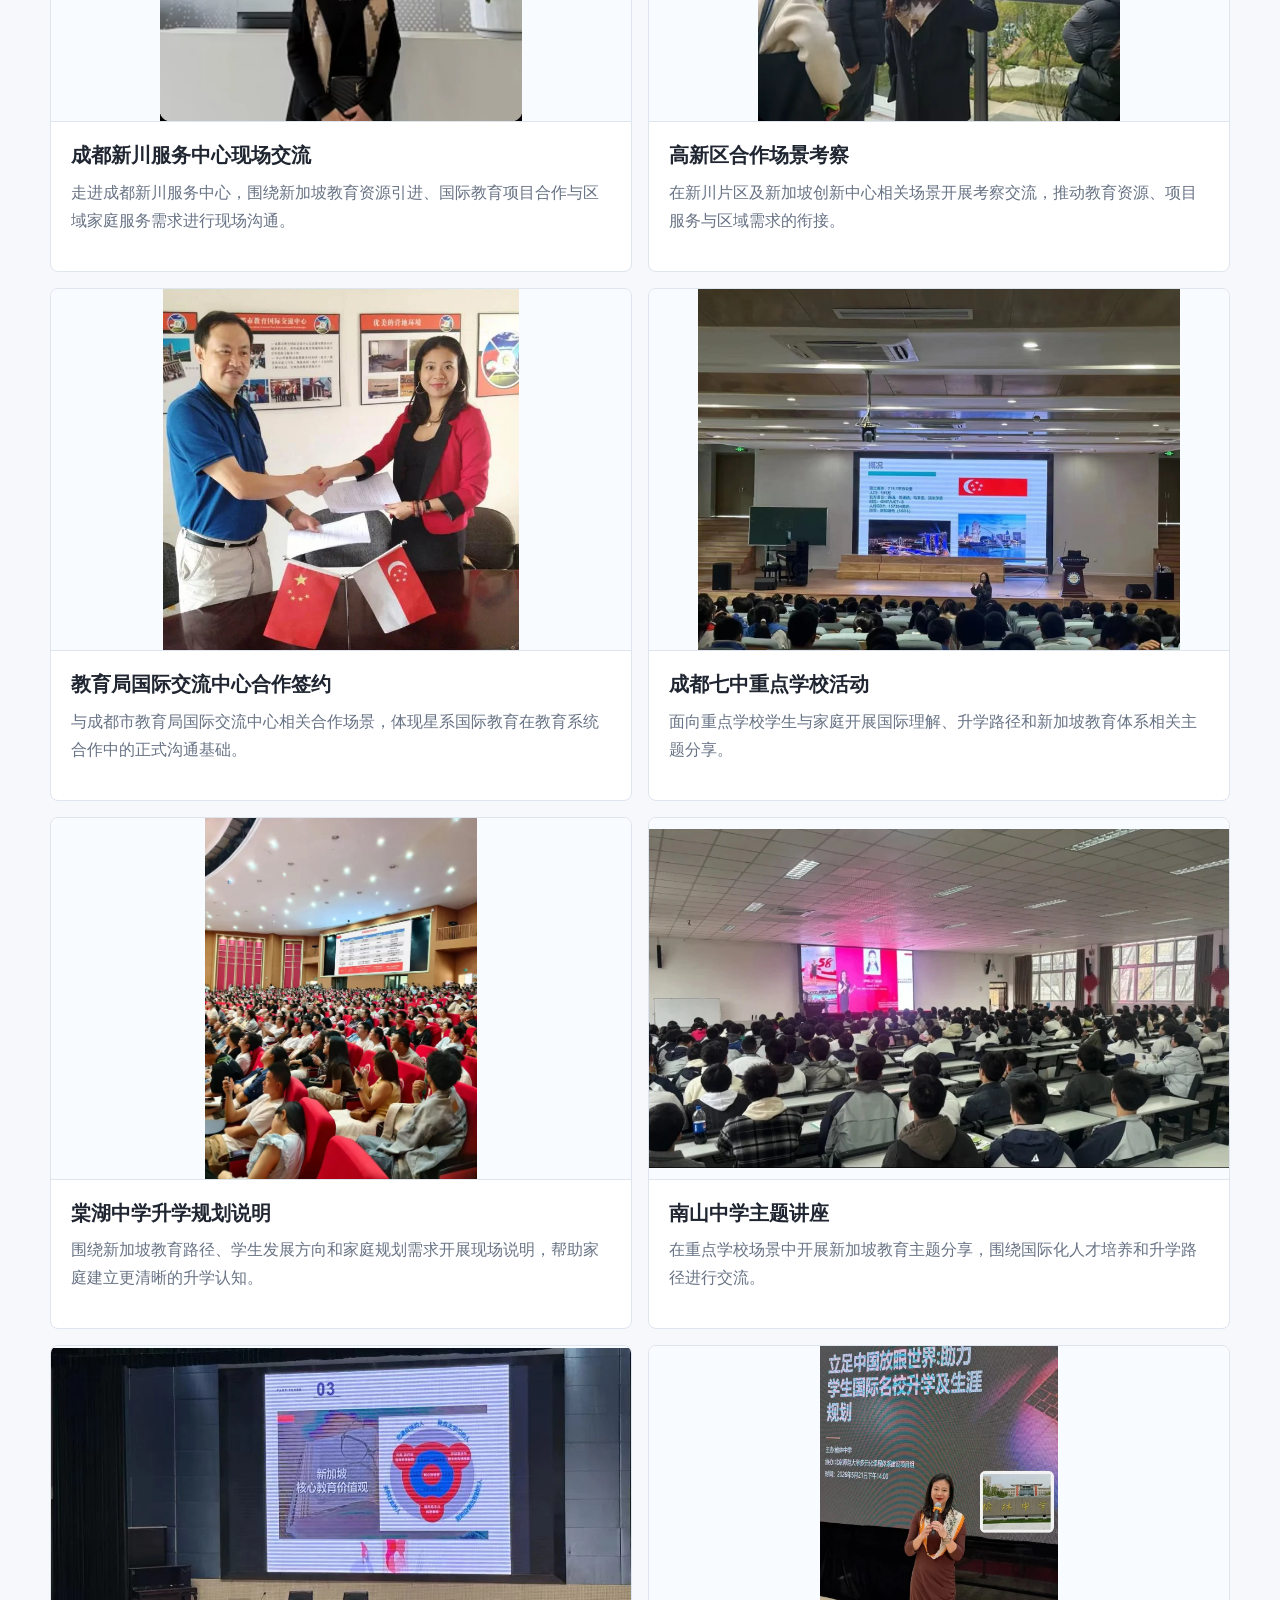
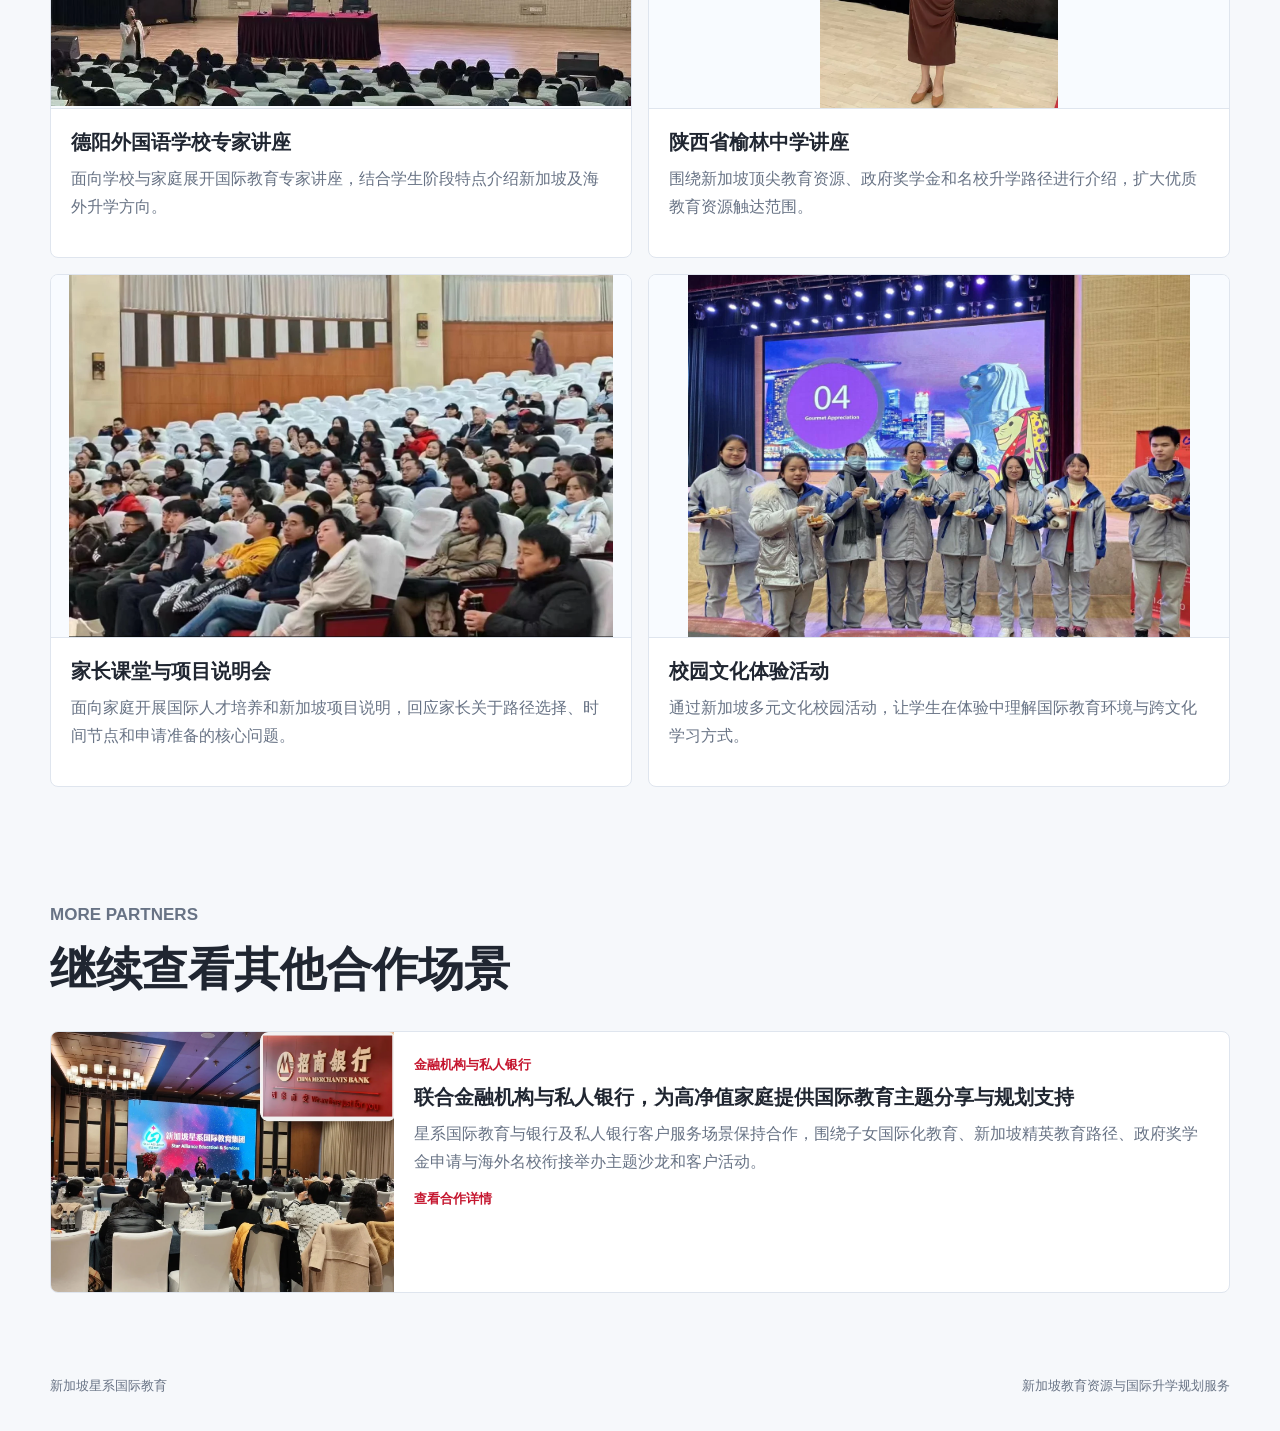
<file: star-alliance-education/partner-detail.html>
<!doctype html>
<html lang="zh-CN">
  <head>
    <meta charset="UTF-8">
    <meta name="viewport" content="width=device-width, initial-scale=1.0">
    <title>合作伙伴详情 | 新加坡星系国际教育</title>
    <meta name="description" content="新加坡星系国际教育合作伙伴详情，展示公立学校、教育系统、金融机构与私人银行合作活动现场。">
    <link rel="icon" href="data:image/svg+xml,%3Csvg xmlns='http://www.w3.org/2000/svg' viewBox='0 0 64 64'%3E%3Crect width='64' height='64' rx='10' fill='%23c5162f'/%3E%3Cpath d='M12 39h40v7H12zM18 20h28v7H18zM16 30h32v6H16z' fill='white'/%3E%3C/svg%3E">
    <link rel="stylesheet" href="styles.css">
  </head>
  <body class="detail-page">
    <header class="site-header">
      <a class="brand" href="index.html">
        <span class="brand-mark">SA</span>
        <span>
          <strong>新加坡星系国际教育</strong>
          <small>Star Alliance Education & Services</small>
        </span>
      </a>
      <nav class="nav-links" aria-label="主导航">
        <a href="index.html#programs">核心项目</a>
        <a href="index.html#service">全程服务</a>
        <a href="index.html#cases">特色案例</a>
        <a href="index.html#partners">合作伙伴</a>
        <a href="index.html#contact">联系我们</a>
      </nav>
      <a class="header-cta" href="index.html#contact">预约咨询</a>
      <button class="language-toggle" type="button" data-lang-toggle aria-label="Switch language">EN</button>
    </header>

    <main class="detail-main">
      <a class="back-link" href="index.html#partners">返回合作伙伴</a>
      <section class="case-detail-hero">
        <div>
          <p class="eyebrow">Partner Activities</p>
          <h1 id="partner-title">合作伙伴详情</h1>
          <p id="partner-summary" class="lead"></p>
          <div class="case-detail-tags" id="partner-tags"></div>
        </div>
        <aside class="case-detail-note">
          <strong>展示说明</strong>
          <span>本页用于对外展示星系国际教育在教育系统、重点学校、金融机构与私人银行场景中的合作活动。活动图片按公开传播需求进行整理呈现。</span>
        </aside>
      </section>

      <section class="partner-detail-overview">
        <figure class="case-detail-image">
          <img id="partner-hero-image" src="" alt="">
          <figcaption id="partner-hero-caption"></figcaption>
        </figure>
        <div class="case-detail-copy">
          <h2>合作价值</h2>
          <ul id="partner-points"></ul>
          <h2>活动场景</h2>
          <p id="partner-value"></p>
          <a class="primary-action" href="index.html#contact">咨询合作与项目介绍</a>
        </div>
      </section>

      <section class="section detail-related partner-detail-section" aria-label="合作活动照片详情">
        <div class="section-heading">
          <p class="eyebrow">Activity Gallery</p>
          <h2>活动照片展示</h2>
          <p id="partner-gallery-intro"></p>
        </div>
        <div class="partner-detail-gallery" id="partner-gallery"></div>
      </section>

      <section class="section detail-related" aria-label="其他合作类别">
        <div class="section-heading">
          <p class="eyebrow">More Partners</p>
          <h2>继续查看其他合作场景</h2>
        </div>
        <div class="partner-related-grid" id="partner-related"></div>
      </section>
    </main>

    <footer class="site-footer">
      <span>新加坡星系国际教育</span>
      <span>新加坡教育资源与国际升学规划服务</span>
    </footer>

    <script>
      const partners = {
        "public-schools": {
          label: "公立学校与教育系统",
          title: "走进教育系统与重点学校，持续开展新加坡教育项目交流与升学规划活动",
          summary: "星系国际教育围绕成都市高新区教育局相关平台、成都重点高中及多地学校，开展项目推介、专家讲座、国际理解教育与升学规划说明，帮助学校与家庭更清晰地了解新加坡教育路径。",
          heroImage: "assets/site/partner-activity-overview.webp",
          heroImageEn: "assets/site/partner-activity-overview-en.webp",
          heroCaption: "2021-2025 社会活动总览资料，涵盖政府合作、学校讲座、金融机构联办与媒体曝光等场景。",
          tags: ["教育系统合作", "成都重点高中", "项目推介", "家校活动"],
          points: [
            "面向教育主管部门、学校与家庭，呈现新加坡教育资源和国际升学路径。",
            "结合学校需求开展主题讲座、国际理解活动和学生发展规划说明。",
            "通过现场交流、项目介绍和后续咨询，建立更可追溯的合作与服务链路。"
          ],
          value: "这些活动体现星系国际教育的外部合作能力：既能在教育系统和重点学校场景中进行项目沟通，也能面向学生与家长提供清晰、可理解、可落地的升学规划说明。",
          galleryIntro: "以下为高新区教育合作、成都重点学校及多地学校活动现场，重点展示真实活动场景和长期服务覆盖。",
          gallery: [
            {
              image: "assets/site/partner-xinchuan-service-center.webp",
              title: "成都新川服务中心现场交流",
              caption: "走进成都新川服务中心，围绕新加坡教育资源引进、国际教育项目合作与区域家庭服务需求进行现场沟通。"
            },
            {
              image: "assets/site/partner-xinchuan-visit.webp",
              title: "高新区合作场景考察",
              caption: "在新川片区及新加坡创新中心相关场景开展考察交流，推动教育资源、项目服务与区域需求的衔接。"
            },
            {
              image: "assets/site/partner-education-center-signing.webp",
              title: "教育局国际交流中心合作签约",
              caption: "与成都市教育局国际交流中心相关合作场景，体现星系国际教育在教育系统合作中的正式沟通基础。"
            },
            {
              image: "assets/site/partner-school-chengdu-qizhong.webp",
              title: "成都七中重点学校活动",
              caption: "面向重点学校学生与家庭开展国际理解、升学路径和新加坡教育体系相关主题分享。"
            },
            {
              image: "assets/site/partner-school-tanghu.webp",
              title: "棠湖中学升学规划说明",
              caption: "围绕新加坡教育路径、学生发展方向和家庭规划需求开展现场说明，帮助家庭建立更清晰的升学认知。"
            },
            {
              image: "assets/site/partner-school-nanshan-new.webp",
              title: "南山中学主题讲座",
              caption: "在重点学校场景中开展新加坡教育主题分享，围绕国际化人才培养和升学路径进行交流。"
            },
            {
              image: "assets/site/partner-school-deyang-foreign.webp",
              title: "德阳外国语学校专家讲座",
              caption: "面向学校与家庭展开国际教育专家讲座，结合学生阶段特点介绍新加坡及海外升学方向。"
            },
            {
              image: "assets/site/partner-school-yulin-new.webp",
              title: "陕西省榆林中学讲座",
              caption: "围绕新加坡顶尖教育资源、政府奖学金和名校升学路径进行介绍，扩大优质教育资源触达范围。"
            },
            {
              image: "assets/site/partner-parent-class-new.webp",
              title: "家长课堂与项目说明会",
              caption: "面向家庭开展国际人才培养和新加坡项目说明，回应家长关于路径选择、时间节点和申请准备的核心问题。"
            },
            {
              image: "assets/site/partner-campus-culture.webp",
              title: "校园文化体验活动",
              caption: "通过新加坡多元文化校园活动，让学生在体验中理解国际教育环境与跨文化学习方式。"
            }
          ]
        },
        finance: {
          label: "金融机构与私人银行",
          title: "联合金融机构与私人银行，为高净值家庭提供国际教育主题分享与规划支持",
          summary: "星系国际教育与银行及私人银行客户服务场景保持合作，围绕子女国际化教育、新加坡精英教育路径、政府奖学金申请与海外名校衔接举办主题沙龙和客户活动。",
          heroImage: "assets/site/bank-cmb-salon-new.webp",
          heroCaption: "招商银行国际教育主题沙龙现场，围绕子女教育规划与新加坡升学路径进行分享。",
          tags: ["私人银行客户活动", "招商银行", "中信银行", "高净值家庭服务"],
          points: [
            "结合私人银行客户家庭需求，提供国际教育路径、申请节奏和政策要点说明。",
            "在银行沙龙和客户活动中提供主题分享，帮助家庭理解新加坡教育体系及后续海外衔接机会。",
            "通过现场讲座、定制咨询和后续服务承接，形成面向高净值家庭的专业教育支持。"
          ],
          value: "金融机构合作活动强调可信度与服务承接能力。星系国际教育通过银行与私人银行场景，把复杂的国际教育路径转化为高净值家庭能够理解和决策的规划方案。",
          galleryIntro: "以下为招商银行、中信银行及私人银行活动现场，重点展示真实沙龙、主题分享和客户沟通场景。",
          gallery: [
            {
              image: "assets/site/bank-cmb-salon-new.webp",
              title: "招商银行国际教育安全之路沙龙",
              caption: "联合招商银行相关分行开展国际教育主题分享，围绕新加坡教育优势、子女升学规划和家庭资产配置下的教育决策进行交流。"
            },
            {
              image: "assets/site/bank-cmb-private-event.webp",
              title: "招商银行私人银行客户活动",
              caption: "面向私人银行客户家庭，系统介绍新加坡精英教育路径、申请准备节奏和后续海外名校衔接方向。"
            },
            {
              image: "assets/site/bank-cmb-signage.webp",
              title: "招商银行活动现场资料",
              caption: "活动现场围绕国际教育规划主题进行视觉呈现，便于客户清晰了解分享议题和服务方向。"
            },
            {
              image: "assets/site/bank-cmb-private-plan.webp",
              title: "招商银行定制规划沟通",
              caption: "针对高净值家庭关注的升学安全、路径确定性和长期发展，进行更细致的规划说明。"
            },
            {
              image: "assets/site/bank-citic-bank-new.webp",
              title: "中信银行教育规划分享",
              caption: "在中信银行相关活动中介绍新加坡教育体系、申请政策和国际升学规划，为家庭提供路径参考。"
            },
            {
              image: "assets/site/bank-citic-private-interview.webp",
              title: "中信私人银行现场交流",
              caption: "活动现场围绕学生阶段、目标学校、申请材料和家庭规划问题进行沟通，增强后续咨询承接。"
            },
            {
              image: "assets/site/partner-parent-salon.webp",
              title: "高端家庭教育规划沙龙",
              caption: "面向关注国际化教育的家庭开展专题交流，帮助家长理解不同阶段的规划重点和风险控制。"
            }
          ]
        }
      };

      const params = new URLSearchParams(window.location.search);
      const key = partners[params.get("type")] ? params.get("type") : "public-schools";
      const current = partners[key];
      document.title = `${current.label} | 合作伙伴 | 新加坡星系国际教育`;
      document.getElementById("partner-title").textContent = current.title;
      document.getElementById("partner-summary").textContent = current.summary;
      document.getElementById("partner-hero-image").src = current.heroImage;
      document.getElementById("partner-hero-image").alt = current.title;
      if (current.heroImageEn) document.getElementById("partner-hero-image").dataset.enSrc = current.heroImageEn;
      document.getElementById("partner-hero-caption").textContent = current.heroCaption;
      document.getElementById("partner-value").textContent = current.value;
      document.getElementById("partner-gallery-intro").textContent = current.galleryIntro;
      document.getElementById("partner-tags").innerHTML = current.tags.map((tag) => `<span>${tag}</span>`).join("");
      document.getElementById("partner-points").innerHTML = current.points.map((point) => `<li>${point}</li>`).join("");

      document.getElementById("partner-gallery").innerHTML = current.gallery
        .map((item) => `
          <article class="partner-detail-card">
            <img src="${item.image}" alt="${item.title}">
            <div>
              <h3>${item.title}</h3>
              <p>${item.caption}</p>
            </div>
          </article>
        `)
        .join("");

      document.getElementById("partner-related").innerHTML = Object.entries(partners)
        .filter(([partnerKey]) => partnerKey !== key)
        .map(([partnerKey, item]) => `
          <a class="partner-related-card" href="partner-detail.html?type=${partnerKey}">
            <img src="${item.heroImage}" ${item.heroImageEn ? `data-en-src="${item.heroImageEn}"` : ""} alt="${item.label}">
            <div>
              <p>${item.label}</p>
              <h3>${item.title}</h3>
              <span>${item.summary}</span>
              <em>查看合作详情</em>
            </div>
          </a>
        `)
        .join("");
    </script>
    <script src="i18n.js"></script>
  </body>
</html>
</file>
<file: math-buddy/src/styles.css>
:root {
  color-scheme: light;
  --ink: #17201b;
  --muted: #637067;
  --line: #dbe3df;
  --paper: #fbfbf8;
  --panel: #ffffff;
  --sage: #3f7159;
  --sage-dark: #25523e;
  --coral: #b95643;
  --blue: #315f8c;
  --amber: #946b1d;
  --soft: #eef4ef;
}

* {
  box-sizing: border-box;
}

body {
  margin: 0;
  background: var(--paper);
  color: var(--ink);
  font-family: ui-sans-serif, system-ui, -apple-system, BlinkMacSystemFont, "Segoe UI", sans-serif;
  letter-spacing: 0;
}

button,
input,
select,
textarea {
  font: inherit;
}

button {
  min-height: 40px;
  border-radius: 6px;
  cursor: pointer;
}

.app-shell {
  min-height: 100vh;
  display: grid;
  grid-template-rows: auto 1fr;
}

.app-header {
  position: sticky;
  top: 0;
  z-index: 5;
  display: flex;
  align-items: center;
  justify-content: space-between;
  gap: 20px;
  border-bottom: 1px solid var(--line);
  background: rgba(251, 251, 248, 0.96);
  padding: 14px 24px;
  backdrop-filter: blur(10px);
}

.app-nav {
  display: flex;
  align-items: center;
  gap: 8px;
  border: 1px solid var(--line);
  border-radius: 8px;
  background: white;
  padding: 4px;
}

.nav-button {
  min-height: 34px;
  border: 0;
  background: transparent;
  color: var(--muted);
  font-size: 14px;
  font-weight: 800;
  padding: 0 12px;
}

.nav-button.active {
  background: var(--sage);
  color: white;
}

.brand {
  display: grid;
  gap: 4px;
}

.brand span,
.eyebrow,
.label {
  color: var(--sage);
  font-size: 12px;
  font-weight: 700;
  text-transform: uppercase;
}

.brand strong {
  font-size: 20px;
}

.page-shell {
  display: none;
  gap: 18px;
  align-content: start;
  padding: 24px;
}

.page-active {
  display: grid;
}

.today-hero,
.page-heading {
  display: flex;
  align-items: end;
  justify-content: space-between;
  gap: 18px;
}

.selector-row {
  display: grid;
  grid-template-columns: minmax(260px, 1.2fr) minmax(220px, 1fr);
  gap: 12px;
  min-width: min(560px, 100%);
}

.today-date-card {
  display: grid;
  align-content: center;
  gap: 6px;
  border: 1px solid var(--line);
  border-radius: 8px;
  background: var(--soft);
  padding: 10px 12px;
}

.today-date-card span {
  color: var(--sage);
  font-size: 12px;
  font-weight: 800;
}

.today-date-card strong {
  color: var(--ink);
  font-size: 19px;
}

h1,
h2,
h3,
p {
  margin: 0;
}

h1 {
  margin-top: 4px;
  font-size: 34px;
  line-height: 1.12;
}

h2 {
  font-size: 18px;
}

h3 {
  font-size: 14px;
}

.panel {
  border: 1px solid var(--line);
  border-radius: 8px;
  background: var(--panel);
  padding: 18px;
  box-shadow: 0 10px 26px rgba(31, 46, 38, 0.05);
}

.compact {
  display: grid;
  gap: 14px;
}

label {
  display: grid;
  gap: 7px;
  color: var(--muted);
  font-size: 13px;
  font-weight: 700;
}

input,
select,
textarea {
  width: 100%;
  border: 1px solid var(--line);
  border-radius: 6px;
  background: #fff;
  color: var(--ink);
  padding: 10px 11px;
  outline: none;
}

textarea {
  resize: vertical;
  line-height: 1.55;
}

input:focus,
select:focus,
textarea:focus {
  border-color: var(--sage);
  box-shadow: 0 0 0 3px rgba(63, 113, 89, 0.15);
}

.two {
  display: grid;
  grid-template-columns: 1fr 1fr;
  gap: 10px;
}

.check {
  display: flex;
  align-items: center;
  gap: 9px;
}

.check input {
  width: 18px;
  height: 18px;
}

.primary {
  border: 0;
  background: var(--sage);
  color: white;
  font-weight: 800;
  padding: 0 16px;
}

.primary:hover {
  background: var(--sage-dark);
}

.primary:disabled {
  background: #9aa8a0;
  cursor: not-allowed;
}

.ghost {
  border: 1px solid var(--line);
  background: white;
  color: var(--sage-dark);
  font-weight: 800;
  padding: 0 12px;
}

.muted {
  color: var(--muted);
  font-size: 13px;
  line-height: 1.6;
}

.warning,
.boundary {
  border-left: 3px solid var(--coral);
  color: #7a3326;
  background: #fff2ef;
  padding: 10px 12px;
  font-size: 13px;
  line-height: 1.5;
}

.summary-grid {
  display: grid;
  grid-template-columns: repeat(4, minmax(0, 1fr));
  gap: 12px;
}

.summary-grid div,
.memory-stat {
  border: 1px solid var(--line);
  border-radius: 8px;
  background: var(--soft);
  padding: 14px;
}

.summary-grid strong,
.memory-stat strong {
  display: block;
  font-size: 22px;
}

.summary-grid span,
.memory-stat span {
  color: var(--muted);
  font-size: 12px;
  font-weight: 700;
}

.daily-grid {
  display: grid;
  grid-template-columns: minmax(0, 1fr) minmax(340px, 0.88fr);
  gap: 18px;
}

.settings-grid {
  display: grid;
  grid-template-columns: minmax(320px, 0.75fr) minmax(0, 1.25fr);
  gap: 18px;
}

.task-panel {
  display: grid;
  gap: 14px;
}

.task-date {
  width: fit-content;
  border-radius: 6px;
  background: #e9f1ec;
  color: var(--sage-dark);
  padding: 6px 10px;
  font-size: 13px;
  font-weight: 800;
}

.focus {
  color: var(--blue);
  font-weight: 800;
}

.learning-path,
.feedback-columns {
  display: grid;
  grid-template-columns: repeat(3, minmax(0, 1fr));
  gap: 12px;
}

.learning-path > div {
  display: grid;
  gap: 8px;
  border: 1px solid var(--line);
  border-radius: 8px;
  background: #f7faf8;
  padding: 14px;
}

.learning-path strong {
  display: grid;
  place-items: center;
  width: 28px;
  height: 28px;
  border-radius: 50%;
  background: var(--sage);
  color: white;
  font-size: 14px;
}

.learning-path span {
  color: var(--ink);
  font-weight: 800;
}

.card-list {
  display: grid;
  grid-template-columns: repeat(2, minmax(0, 1fr));
  gap: 10px;
  margin-top: 10px;
}

.card-list article {
  border: 1px solid var(--line);
  border-radius: 8px;
  background: #f7faf8;
  padding: 12px;
}

.knowledge-card-list {
  grid-template-columns: 1fr;
}

.knowledge-card {
  display: grid;
  gap: 8px;
}

.card-list strong {
  color: var(--sage-dark);
}

.card-list p {
  margin: 0;
  color: var(--muted);
  font-size: 13px;
  line-height: 1.5;
}

.knowledge-card h3 {
  margin: 8px 0 0;
  color: var(--ink);
  font-size: 13px;
}

.knowledge-card ul {
  margin: 0;
}

.knowledge-card li {
  font-size: 13px;
  line-height: 1.55;
}

.evidence-prompt,
.reflection-prompt,
.feedback-main,
.next-action {
  color: var(--ink);
  font-size: 15px;
  line-height: 1.65;
}

.evidence-prompt {
  border-left: 3px solid var(--sage);
  background: #edf5ef;
  padding: 12px;
}

.reflection-prompt {
  border-left: 3px solid var(--amber);
  background: #fff8e9;
  padding: 12px;
}

.writing-panel {
  display: grid;
  gap: 14px;
}

.photo-evidence-box {
  display: grid;
  gap: 12px;
  border: 1px solid var(--line);
  border-radius: 8px;
  background: #f7faf8;
  padding: 12px;
}

.photo-preview-grid {
  display: grid;
  grid-template-columns: repeat(auto-fit, minmax(120px, 1fr));
  gap: 10px;
}

.photo-preview-card {
  display: grid;
  gap: 6px;
  margin: 0;
}

.photo-preview-card img {
  width: 100%;
  aspect-ratio: 4 / 3;
  border: 1px solid var(--line);
  border-radius: 8px;
  object-fit: cover;
  background: white;
}

.photo-preview-card figcaption {
  display: flex;
  align-items: center;
  justify-content: space-between;
  gap: 8px;
  color: var(--muted);
  font-size: 0.82rem;
}

.compact-button {
  padding: 6px 8px;
}

.photo-evidence-result {
  border-radius: 8px;
  background: white;
  padding: 10px;
}

.photo-draft {
  display: grid;
  gap: 10px;
}

.photo-draft strong {
  color: var(--sage-dark);
}

.photo-draft h3 {
  margin-top: 4px;
}

.recognized-text {
  overflow-x: auto;
  white-space: pre-wrap;
  border: 1px solid var(--line);
  border-radius: 8px;
  background: #f7faf8;
  padding: 10px;
  color: var(--ink);
  font-family: inherit;
  line-height: 1.55;
}

.practice-panel {
  display: grid;
  gap: 14px;
}

.practice-list {
  display: grid;
  gap: 12px;
}

.example-family-list {
  display: grid;
  grid-template-columns: repeat(3, minmax(0, 1fr));
  gap: 10px;
}

.example-family-list article {
  border: 1px solid var(--line);
  border-radius: 8px;
  background: #fff8e9;
  padding: 10px;
}

.example-family-list strong {
  display: block;
  color: #6d4a10;
  font-size: 13px;
}

.example-family-list p,
.example-family-list span {
  display: block;
  margin-top: 5px;
  color: var(--muted);
  font-size: 12px;
  line-height: 1.45;
}

.practice-question {
  border: 1px solid var(--line);
  border-radius: 8px;
  background: #f7faf8;
  padding: 12px;
}

.practice-question em {
  width: fit-content;
  border-radius: 5px;
  background: #e9f1ec;
  color: var(--sage-dark);
  font-size: 12px;
  font-style: normal;
  font-weight: 800;
  padding: 4px 7px;
}

.practice-question span {
  color: var(--ink);
  line-height: 1.5;
}

.practice-question strong {
  color: var(--muted);
  font-size: 13px;
  line-height: 1.5;
}

.practice-question .correct {
  color: var(--sage-dark);
}

.practice-question .incorrect {
  color: var(--coral);
}

.practice-submit {
  width: 100%;
  min-height: 46px;
}

.done {
  border-radius: 6px;
  background: #e7f4ec;
  color: var(--sage-dark);
  padding: 10px 12px;
  font-weight: 800;
}

.student-feedback-inline {
  display: flex;
  align-items: center;
  gap: 10px;
  border: 1px solid var(--line);
  border-radius: 8px;
  background: #fff8e9;
  color: #6d4a10;
  padding: 12px 14px;
  font-size: 14px;
  line-height: 1.5;
}

.student-feedback-inline strong {
  flex: 0 0 auto;
}

.feedback-main {
  margin-top: 12px;
  border-radius: 8px;
  background: #eff6fb;
  color: #204768;
  padding: 14px;
  font-weight: 800;
}

.feedback-columns {
  margin-top: 14px;
}

ul {
  margin: 10px 0 0;
  padding-left: 18px;
}

li {
  margin: 6px 0;
  color: var(--muted);
  line-height: 1.5;
}

.next-action {
  margin-top: 14px;
  border-radius: 8px;
  background: #fff8e9;
  color: #6d4a10;
  padding: 12px;
  font-weight: 800;
}

.summary-line {
  width: fit-content;
  margin-top: 12px;
  border-radius: 6px;
  background: #e9f1ec;
  color: var(--sage-dark);
  padding: 8px 10px;
  font-weight: 800;
}

.boundary {
  margin-top: 12px;
}

.panel-title-row {
  display: flex;
  align-items: center;
  justify-content: space-between;
  gap: 12px;
}

.local-memory-status {
  display: grid;
  gap: 6px;
  margin-top: 12px;
  border: 1px solid var(--line);
  border-radius: 8px;
  background: #f7faf8;
  padding: 12px;
  color: var(--muted);
  font-size: 0.9rem;
}

.local-memory-status strong {
  color: var(--sage-dark);
}

.local-memory-status p {
  margin: 4px 0 0;
}

.memory-grid {
  display: grid;
  grid-template-columns: repeat(3, 1fr);
  gap: 12px;
  margin-top: 14px;
}

.memory-full {
  grid-column: 1 / -1;
  border: 1px solid var(--line);
  border-radius: 8px;
  background: #f7faf8;
  padding: 14px;
}

.memory-full p {
  margin-top: 7px;
  color: var(--muted);
  line-height: 1.5;
}

.timeline {
  display: grid;
  gap: 10px;
  margin-top: 12px;
}

.timeline-item {
  border-left: 3px solid var(--sage);
  background: #f7faf8;
  padding: 10px 12px;
}

.timeline-item span {
  color: var(--sage);
  font-size: 12px;
  font-weight: 800;
}

.timeline-item p {
  margin-top: 4px;
  color: var(--muted);
  line-height: 1.5;
}

.toc-panel textarea {
  margin-top: 12px;
}

.assessment-count {
  color: var(--sage-dark);
  font-size: 0.92rem;
  font-weight: 800;
}

.chapter-test-list {
  margin-top: 14px;
}

.summary-score {
  border-radius: 8px;
  margin: 12px 0;
  padding: 14px;
  font-size: 1.4rem;
  font-weight: 900;
}

.score-good {
  background: #e8f4ee;
  color: var(--sage-dark);
}

.score-watch {
  background: #fff3e2;
  color: #9a5a13;
}

@media (max-width: 980px) {
  .daily-grid,
  .settings-grid {
    grid-template-columns: 1fr;
  }

  .app-header,
  .today-hero,
  .page-heading {
    align-items: stretch;
    flex-direction: column;
  }

  .selector-row {
    grid-template-columns: 1fr;
    min-width: 0;
  }

  .summary-grid,
  .memory-grid {
    grid-template-columns: repeat(2, 1fr);
  }
}

@media (max-width: 620px) {
  .page-shell,
  .app-header {
    padding: 16px;
  }

  .app-nav {
    display: grid;
    grid-template-columns: repeat(auto-fit, minmax(120px, 1fr));
  }

  h1 {
    font-size: 27px;
  }

  .summary-grid,
  .learning-path,
  .feedback-columns,
  .memory-grid,
  .card-list,
  .example-family-list,
  .two {
    grid-template-columns: 1fr;
  }
}
</file>
<file: star-alliance-education-20260702/styles.css>
:root {
  color-scheme: light;
  font-family: "PingFang SC", "Microsoft YaHei", "Noto Sans CJK SC", Arial, sans-serif;
  --bg: #f6f8fb;
  --surface: #ffffff;
  --surface-tint: #f8fbff;
  --ink: #202631;
  --muted: #687385;
  --line: #dfe5ee;
  --primary: #c5162f;
  --primary-strong: #8f1023;
  --blue: #1f6fb4;
  --blue-soft: #eaf3fb;
  --red-soft: #fff0f2;
  --gold: #b88639;
  --shadow: 0 22px 60px rgba(30, 45, 70, 0.11);
  --radius: 8px;
}

* {
  box-sizing: border-box;
}

html {
  scroll-behavior: smooth;
}

body {
  margin: 0;
  background:
    linear-gradient(180deg, #ffffff 0, #f6f8fb 620px),
    var(--bg);
  color: var(--ink);
}

a {
  color: inherit;
  text-decoration: none;
}

img {
  display: block;
  max-width: 100%;
}

.site-header {
  position: sticky;
  top: 0;
  z-index: 20;
  display: grid;
  grid-template-columns: minmax(230px, 1fr) auto auto;
  align-items: center;
  gap: 22px;
  padding: 14px clamp(18px, 4vw, 56px);
  border-bottom: 1px solid rgba(223, 229, 238, 0.92);
  background: rgba(255, 255, 255, 0.92);
  backdrop-filter: blur(18px);
}

.brand {
  display: inline-flex;
  align-items: center;
  gap: 12px;
  min-width: 0;
}

.brand-mark {
  display: grid;
  width: 44px;
  height: 44px;
  flex: 0 0 auto;
  place-items: center;
  border-radius: 8px;
  background: linear-gradient(135deg, var(--primary), var(--blue));
  color: #fff;
  font-weight: 800;
}

.brand strong,
.brand small {
  display: block;
}

.brand strong {
  font-size: 16px;
}

.brand small {
  margin-top: 2px;
  color: var(--muted);
  font-size: 12px;
}

.nav-links {
  display: flex;
  gap: 18px;
  color: var(--muted);
  font-size: 14px;
  white-space: nowrap;
}

.nav-links a:hover {
  color: var(--primary);
}

.header-cta,
.primary-action,
.secondary-action {
  display: inline-flex;
  align-items: center;
  justify-content: center;
  min-height: 44px;
  border-radius: 8px;
  font-weight: 700;
  white-space: nowrap;
}

.header-cta,
.primary-action {
  background: var(--primary);
  color: #fff;
  padding: 0 18px;
}

.secondary-action {
  border: 1px solid var(--line);
  background: var(--surface);
  color: var(--ink);
  padding: 0 18px;
}

.hero {
  display: grid;
  grid-template-columns: minmax(0, 1.08fr) minmax(330px, 0.92fr);
  gap: clamp(28px, 5vw, 78px);
  align-items: center;
  width: min(1220px, calc(100% - 36px));
  min-height: calc(100vh - 74px);
  margin: 0 auto;
  padding: clamp(54px, 8vw, 104px) 0 50px;
}

.eyebrow {
  margin: 0 0 12px;
  color: var(--primary);
  font-size: 12px;
  font-weight: 800;
  letter-spacing: 0;
  text-transform: uppercase;
}

h1,
h2,
h3,
p {
  margin-top: 0;
}

h1 {
  max-width: 850px;
  margin-bottom: 22px;
  font-size: clamp(38px, 5.2vw, 70px);
  line-height: 1.1;
  letter-spacing: 0;
}

h2 {
  margin-bottom: 16px;
  font-size: clamp(28px, 4vw, 46px);
  line-height: 1.16;
  letter-spacing: 0;
}

h3 {
  margin-bottom: 10px;
  font-size: 20px;
  line-height: 1.32;
}

.lead,
.section-heading p,
.company-intro p,
.credentials-copy p,
.contact-copy p {
  color: var(--muted);
  font-size: 17px;
  line-height: 1.9;
}

.hero-actions {
  display: flex;
  flex-wrap: wrap;
  gap: 12px;
  margin-top: 30px;
}

.hero-card {
  border: 1px solid var(--line);
  border-radius: var(--radius);
  background:
    linear-gradient(145deg, #ffffff, #f8fbff),
    var(--surface);
  box-shadow: var(--shadow);
  overflow: hidden;
}

.hero-visual {
  position: relative;
  margin: 0;
}

.hero-visual img {
  width: 100%;
  aspect-ratio: 16 / 9;
  object-fit: cover;
}

.hero-visual figcaption {
  position: absolute;
  right: 18px;
  bottom: 16px;
  margin: 0;
  border-radius: 8px;
  background: rgba(255, 255, 255, 0.9);
  color: var(--primary);
  padding: 8px 10px;
  font-size: 12px;
  font-weight: 800;
}

.hero-stat-main {
  padding: clamp(28px, 5vw, 46px);
  border-bottom: 1px solid var(--line);
}

.hero-stat strong {
  display: block;
  color: var(--primary);
  font-size: clamp(34px, 6vw, 88px);
  line-height: 0.96;
}

.hero-stat span,
.hero-stat-grid span {
  color: var(--muted);
}

.hero-stat-grid {
  display: grid;
  grid-template-columns: repeat(2, minmax(0, 1fr));
}

.hero-stat-grid div {
  min-height: 130px;
  padding: 22px;
  border-right: 1px solid var(--line);
  border-bottom: 1px solid var(--line);
}

.hero-stat-grid div:nth-child(2n) {
  border-right: 0;
}

.hero-stat-grid div:nth-last-child(-n + 2) {
  border-bottom: 0;
}

.hero-stat-grid strong {
  display: block;
  margin-bottom: 10px;
  color: var(--blue);
  font-size: 28px;
}

.intro-news,
.section,
.site-footer {
  width: min(1180px, calc(100% - 36px));
  margin: 0 auto;
}

.intro-news {
  display: grid;
  grid-template-columns: minmax(0, 1fr) minmax(300px, 0.48fr);
  gap: 18px;
  padding: 0 0 clamp(52px, 8vw, 86px);
}

.company-intro,
.news-card {
  border: 1px solid var(--line);
  border-radius: var(--radius);
  background: var(--surface);
  box-shadow: var(--shadow);
}

.company-intro {
  padding: clamp(26px, 4vw, 38px);
}

.news-card {
  padding: 26px;
  border-top: 4px solid var(--primary);
}

.news-card img {
  width: 100%;
  aspect-ratio: 16 / 10;
  margin-bottom: 18px;
  border-radius: var(--radius);
  object-fit: cover;
}

.news-card time {
  display: inline-flex;
  margin-bottom: 14px;
  color: var(--blue);
  font-size: 13px;
  font-weight: 800;
}

.news-card p {
  margin-bottom: 0;
  color: var(--muted);
  line-height: 1.8;
}

.section {
  padding: clamp(70px, 9vw, 112px) 0;
}

.section-heading {
  max-width: 840px;
  margin-bottom: 34px;
}

.program-grid,
.service-grid,
.case-grid,
.partner-columns,
.partner-media,
.qr-grid {
  display: grid;
  gap: 16px;
}

.program-grid {
  grid-template-columns: repeat(4, minmax(0, 1fr));
}

.program-card,
.service-grid article,
.case-card,
.partner-columns article,
.qr-card {
  border: 1px solid var(--line);
  border-radius: var(--radius);
  background: var(--surface);
}

.program-card {
  display: flex;
  min-height: 320px;
  flex-direction: column;
  padding: 24px;
}

.program-card .number {
  display: inline-flex;
  width: 42px;
  height: 42px;
  align-items: center;
  justify-content: center;
  margin-bottom: 34px;
  border-radius: 8px;
  background: var(--red-soft);
  color: var(--primary);
  font-weight: 800;
}

.program-card p,
.service-grid p,
.partner-columns p {
  color: var(--muted);
  line-height: 1.8;
}

.program-card strong {
  display: block;
  margin-top: auto;
  border-top: 1px solid var(--line);
  padding-top: 16px;
  color: var(--blue);
  font-size: 18px;
}

.program-card.accent {
  border-color: rgba(31, 111, 180, 0.35);
  background: linear-gradient(180deg, #ffffff, var(--blue-soft));
}

.wide-proof {
  margin: 18px 0 0;
}

.wide-proof img,
.service-photo img,
.case-card img,
.partner-media img,
.image-showcase img {
  width: 100%;
  border: 1px solid var(--line);
  border-radius: var(--radius);
  background: #fff;
  box-shadow: var(--shadow);
}

figcaption {
  margin-top: 10px;
  color: var(--muted);
  font-size: 13px;
}

.service-section {
  border-top: 1px solid var(--line);
  border-bottom: 1px solid var(--line);
}

.service-layout {
  display: grid;
  grid-template-columns: minmax(300px, 0.92fr) minmax(0, 1.08fr);
  gap: clamp(24px, 5vw, 62px);
  align-items: start;
}

.service-photos {
  display: grid;
  gap: 14px;
}

.service-photo {
  margin: 0;
}

.service-photo img {
  aspect-ratio: 4 / 3;
  object-fit: cover;
}

.service-photo.large img {
  aspect-ratio: 16 / 10;
}

.service-grid {
  grid-template-columns: repeat(2, minmax(0, 1fr));
}

.service-grid article {
  min-height: 220px;
  padding: 24px;
}

.service-grid article:last-child {
  grid-column: span 2;
}

.service-grid span {
  display: inline-flex;
  min-height: 32px;
  align-items: center;
  margin-bottom: 24px;
  border-radius: 8px;
  background: var(--blue-soft);
  color: var(--blue);
  padding: 0 12px;
  font-size: 13px;
  font-weight: 800;
}

.service-proof {
  display: grid;
  grid-template-columns: repeat(3, minmax(0, 1fr));
  gap: 16px;
  margin-top: 18px;
}

.service-proof article {
  border: 1px solid var(--line);
  border-radius: var(--radius);
  background: var(--surface);
  padding: 20px;
}

.service-proof strong {
  display: block;
  margin-bottom: 6px;
  color: var(--primary);
  font-size: clamp(28px, 4vw, 42px);
  line-height: 1;
}

.service-proof span {
  color: var(--muted);
  line-height: 1.7;
}

.case-grid {
  grid-template-columns: repeat(4, minmax(0, 1fr));
}

.case-card {
  overflow: hidden;
}

.case-card img {
  aspect-ratio: 16 / 10;
  border: 0;
  border-bottom: 1px solid var(--line);
  border-radius: 0;
  object-fit: cover;
  box-shadow: none;
}

.case-card div {
  padding: 20px;
}

.case-card p {
  margin-bottom: 8px;
  color: var(--primary);
  font-size: 13px;
  font-weight: 800;
}

.case-card span {
  display: block;
  color: var(--muted);
  font-size: 13px;
  line-height: 1.7;
}

.partner-columns {
  grid-template-columns: repeat(2, minmax(0, 1fr));
}

.partner-columns article {
  padding: 26px;
}

.tag-list {
  display: flex;
  flex-wrap: wrap;
  gap: 10px;
  margin-top: 22px;
}

.tag-list span,
.proof-list span {
  display: inline-flex;
  min-height: 34px;
  align-items: center;
  border: 1px solid var(--line);
  border-radius: 8px;
  background: var(--surface-tint);
  color: var(--ink);
  padding: 0 12px;
  font-size: 14px;
}

.partner-media {
  grid-template-columns: repeat(2, minmax(0, 1fr));
  margin-top: 18px;
}

.partner-media figure,
.partner-showcase figure,
.image-showcase {
  margin: 0;
}

.partner-media img {
  aspect-ratio: 16 / 10;
  object-fit: cover;
}

.partner-media figure:nth-child(2) img {
  object-fit: contain;
}

.partner-showcase {
  display: grid;
  grid-template-columns: repeat(4, minmax(0, 1fr));
  gap: 16px;
  margin-top: 18px;
}

.partner-showcase figure {
  overflow: hidden;
  border: 1px solid var(--line);
  border-radius: var(--radius);
  background: var(--surface);
}

.partner-showcase .partner-feature {
  grid-column: span 2;
  grid-row: span 2;
}

.partner-showcase img {
  width: 100%;
  aspect-ratio: 16 / 10;
  border-bottom: 1px solid var(--line);
  object-fit: cover;
}

.partner-showcase .partner-feature img {
  aspect-ratio: 16 / 11;
}

.partner-showcase figcaption {
  margin: 0;
  min-height: 72px;
  padding: 14px;
  color: var(--ink);
  font-size: 14px;
  line-height: 1.55;
}

.credentials-media img {
  max-height: 520px;
  object-fit: contain;
}

.credentials-section,
.contact-section {
  display: grid;
  grid-template-columns: minmax(0, 0.92fr) minmax(320px, 1.08fr);
  gap: clamp(28px, 5vw, 70px);
  align-items: center;
}

.credentials-media {
  display: grid;
  gap: 16px;
}

.proof-list {
  display: flex;
  flex-wrap: wrap;
  gap: 10px;
  margin-top: 28px;
}

.contact-section {
  margin-bottom: 40px;
  border-radius: var(--radius);
  padding: clamp(32px, 5vw, 56px);
  background: linear-gradient(135deg, var(--primary), var(--blue));
  color: #fff;
}

.contact-section .eyebrow,
.contact-section p {
  color: rgba(255, 255, 255, 0.84);
}

.contact-list {
  display: grid;
  gap: 10px;
  margin-top: 24px;
}

.contact-list a,
.contact-list span {
  display: inline-flex;
  min-height: 40px;
  align-items: center;
  width: fit-content;
  border-radius: 8px;
  background: rgba(255, 255, 255, 0.12);
  padding: 0 12px;
  font-weight: 700;
}

.qr-grid {
  grid-template-columns: repeat(2, minmax(0, 1fr));
}

.qr-card {
  padding: 20px;
  background: #fff;
  color: var(--ink);
}

.qr-card h3 {
  margin-bottom: 6px;
}

.qr-card p {
  margin: 0;
  color: var(--muted);
  font-size: 13px;
  line-height: 1.6;
}

.qr-image {
  width: min(100%, 190px);
  aspect-ratio: 1;
  margin-bottom: 16px;
  border-radius: 8px;
  box-shadow: 0 0 0 1px var(--line), var(--shadow);
}

.qr-placeholder {
  width: 100%;
  max-width: 180px;
  aspect-ratio: 1;
  margin-bottom: 16px;
  border: 10px solid #fff;
  border-radius: 8px;
  background:
    linear-gradient(90deg, #111 12px, transparent 12px 24px, #111 24px 36px, transparent 36px),
    linear-gradient(#111 12px, transparent 12px 24px, #111 24px 36px, transparent 36px),
    linear-gradient(135deg, var(--red-soft), #fff);
  background-size: 48px 48px, 48px 48px, 100% 100%;
  box-shadow: 0 0 0 1px var(--line), var(--shadow);
}

.qr-placeholder.alt {
  background:
    linear-gradient(90deg, #111 10px, transparent 10px 22px, #111 22px 34px, transparent 34px),
    linear-gradient(#111 10px, transparent 10px 22px, #111 22px 34px, transparent 34px),
    linear-gradient(135deg, var(--blue-soft), #fff);
  background-size: 44px 44px, 44px 44px, 100% 100%;
}

.site-footer {
  display: flex;
  justify-content: space-between;
  gap: 20px;
  padding: 24px 0 36px;
  color: var(--muted);
  font-size: 13px;
}

@media (max-width: 1120px) {
  .site-header {
    grid-template-columns: 1fr auto;
  }

  .nav-links {
    display: none;
  }

  .program-grid {
    grid-template-columns: repeat(2, minmax(0, 1fr));
  }

  .case-grid {
    grid-template-columns: repeat(2, minmax(0, 1fr));
  }
}

@media (max-width: 880px) {
  .hero,
  .intro-news,
  .service-layout,
  .credentials-section,
  .contact-section {
    grid-template-columns: 1fr;
  }

  .partner-columns,
  .partner-media,
  .service-proof,
  .case-grid {
    grid-template-columns: 1fr;
  }

  .partner-showcase {
    grid-template-columns: repeat(2, minmax(0, 1fr));
  }

  .partner-showcase .partner-feature {
    grid-column: span 2;
    grid-row: auto;
  }
}

@media (max-width: 640px) {
  .site-header {
    gap: 12px;
  }

  .brand strong {
    font-size: 14px;
  }

  .brand small,
  .header-cta {
    display: none;
  }

  .hero {
    min-height: auto;
    padding-top: 42px;
  }

  h1 {
    font-size: clamp(34px, 12vw, 48px);
  }

  h2 {
    font-size: clamp(27px, 9vw, 38px);
  }

  .hero-actions {
    align-items: stretch;
    flex-direction: column;
  }

  .hero-stat-grid,
  .program-grid,
  .service-grid,
  .partner-showcase,
  .qr-grid {
    grid-template-columns: 1fr;
  }

  .partner-showcase .partner-feature {
    grid-column: auto;
  }

  .hero-stat-grid div,
  .hero-stat-grid div:nth-child(2n),
  .hero-stat-grid div:nth-last-child(-n + 2) {
    border-right: 0;
    border-bottom: 1px solid var(--line);
  }

  .hero-stat-grid div:last-child {
    border-bottom: 0;
  }

  .program-card,
  .service-grid article {
    min-height: auto;
  }

  .service-grid article:last-child {
    grid-column: auto;
  }

  .contact-section {
    width: min(1180px, calc(100% - 24px));
  }

  .contact-list a,
  .contact-list span {
    width: 100%;
  }

  .site-footer {
    flex-direction: column;
  }
}
</file>
<file: star-alliance-education/styles.css>
:root {
  color-scheme: light;
  font-family: "PingFang SC", "Microsoft YaHei", "Noto Sans CJK SC", Arial, sans-serif;
  --bg: #f6f8fb;
  --surface: #ffffff;
  --surface-tint: #f8fbff;
  --ink: #202631;
  --muted: #687385;
  --line: #dfe5ee;
  --primary: #c5162f;
  --primary-strong: #8f1023;
  --blue: #1f6fb4;
  --blue-soft: #eaf3fb;
  --red-soft: #fff0f2;
  --gold: #b88639;
  --shadow: 0 22px 60px rgba(30, 45, 70, 0.11);
  --radius: 8px;
}

* {
  box-sizing: border-box;
}

html {
  overflow-x: clip;
  scroll-behavior: smooth;
}

body {
  overflow-x: clip;
  margin: 0;
  background:
    linear-gradient(180deg, #ffffff 0, #f6f8fb 620px),
    var(--bg);
  color: var(--ink);
}

a {
  color: inherit;
  text-decoration: none;
}

img {
  display: block;
  max-width: 100%;
}

.site-header {
  position: sticky;
  top: 0;
  z-index: 20;
  display: grid;
  grid-template-columns: minmax(230px, 1fr) auto auto auto;
  align-items: center;
  gap: 22px;
  padding: 14px clamp(18px, 4vw, 56px);
  border-bottom: 1px solid rgba(223, 229, 238, 0.92);
  background: rgba(255, 255, 255, 0.92);
  backdrop-filter: blur(18px);
}

.brand {
  display: inline-flex;
  align-items: center;
  gap: 12px;
  min-width: 0;
}

.brand-mark {
  display: grid;
  width: 44px;
  height: 44px;
  flex: 0 0 auto;
  place-items: center;
  border-radius: 8px;
  background: linear-gradient(135deg, var(--primary), var(--blue));
  color: #fff;
  font-weight: 800;
}

.brand strong,
.brand small {
  display: block;
}

.brand strong {
  font-size: 16px;
}

.brand small {
  margin-top: 2px;
  color: var(--muted);
  font-size: 12px;
}

.nav-links {
  display: flex;
  gap: 18px;
  color: var(--muted);
  font-size: 14px;
  white-space: nowrap;
}

.nav-links a:hover {
  color: var(--primary);
}

.header-cta,
.primary-action,
.secondary-action,
.language-toggle {
  display: inline-flex;
  align-items: center;
  justify-content: center;
  min-height: 44px;
  border-radius: 8px;
  font-weight: 700;
  white-space: nowrap;
}

.header-cta,
.primary-action {
  background: var(--primary);
  color: #fff;
  padding: 0 18px;
}

.secondary-action {
  border: 1px solid var(--line);
  background: var(--surface);
  color: var(--ink);
  padding: 0 18px;
}

.language-toggle {
  border: 1px solid rgba(197, 22, 47, 0.24);
  background: var(--surface);
  color: var(--primary);
  cursor: pointer;
  padding: 0 13px;
  font: inherit;
  font-weight: 800;
}

.language-toggle:hover {
  border-color: rgba(197, 22, 47, 0.45);
  background: var(--red-soft);
}

.hero {
  display: grid;
  grid-template-columns: minmax(0, 1.08fr) minmax(330px, 0.92fr);
  gap: clamp(28px, 5vw, 78px);
  align-items: center;
  width: min(1220px, calc(100% - 36px));
  min-height: calc(100vh - 74px);
  margin: 0 auto;
  padding: clamp(54px, 8vw, 104px) 0 50px;
}

.eyebrow {
  margin: 0 0 12px;
  color: var(--primary);
  font-size: 12px;
  font-weight: 800;
  letter-spacing: 0;
  text-transform: uppercase;
}

h1,
h2,
h3,
p {
  margin-top: 0;
}

h1 {
  max-width: 850px;
  margin-bottom: 22px;
  font-size: clamp(38px, 5.2vw, 70px);
  line-height: 1.1;
  letter-spacing: 0;
}

h2 {
  margin-bottom: 16px;
  font-size: clamp(28px, 4vw, 46px);
  line-height: 1.16;
  letter-spacing: 0;
}

h3 {
  margin-bottom: 10px;
  font-size: 20px;
  line-height: 1.32;
}

.lead,
.section-heading p,
.company-intro p,
.credentials-copy p,
.contact-copy p {
  color: var(--muted);
  font-size: 17px;
  line-height: 1.9;
}

.hero-actions {
  display: flex;
  flex-wrap: wrap;
  gap: 12px;
  margin-top: 30px;
}

.hero-card {
  border: 1px solid var(--line);
  border-radius: var(--radius);
  background:
    linear-gradient(145deg, #ffffff, #f8fbff),
    var(--surface);
  box-shadow: var(--shadow);
  overflow: hidden;
}

.hero-visual {
  position: relative;
  margin: 0;
}

.hero-visual img {
  width: 100%;
  aspect-ratio: 4 / 3;
  background: var(--surface-tint);
  object-fit: cover;
  object-position: 96% center;
}

.hero-visual figcaption {
  position: absolute;
  right: 18px;
  bottom: 16px;
  margin: 0;
  border-radius: 8px;
  background: rgba(255, 255, 255, 0.9);
  color: var(--primary);
  padding: 8px 10px;
  font-size: 12px;
  font-weight: 800;
}

.hero-stat-main {
  padding: clamp(28px, 5vw, 46px);
  border-bottom: 1px solid var(--line);
}

.hero-stat strong {
  display: block;
  color: var(--primary);
  font-size: clamp(34px, 6vw, 88px);
  line-height: 0.96;
}

.hero-stat span,
.hero-stat-grid span {
  color: var(--muted);
}

.hero-stat-grid {
  display: grid;
  grid-template-columns: repeat(2, minmax(0, 1fr));
}

.hero-stat-grid div {
  min-height: 130px;
  padding: 22px;
  border-right: 1px solid var(--line);
  border-bottom: 1px solid var(--line);
}

.hero-stat-grid div:nth-child(2n) {
  border-right: 0;
}

.hero-stat-grid div:nth-last-child(-n + 2) {
  border-bottom: 0;
}

.hero-stat-grid strong {
  display: block;
  margin-bottom: 10px;
  color: var(--blue);
  font-size: 28px;
}

.intro-news,
.section,
.site-footer {
  width: min(1180px, calc(100% - 36px));
  margin: 0 auto;
}

.intro-news {
  display: grid;
  grid-template-columns: minmax(0, 1fr) minmax(300px, 0.48fr);
  gap: 18px;
  padding: 0 0 clamp(52px, 8vw, 86px);
}

.company-intro,
.news-card {
  border: 1px solid var(--line);
  border-radius: var(--radius);
  background: var(--surface);
  box-shadow: var(--shadow);
}

.company-intro {
  padding: clamp(26px, 4vw, 38px);
}

.news-card {
  padding: 26px;
  border-top: 4px solid var(--primary);
}

.news-card img {
  width: 100%;
  aspect-ratio: 16 / 10;
  margin-bottom: 18px;
  border-radius: var(--radius);
  object-fit: cover;
}

.news-card time {
  display: inline-flex;
  margin-bottom: 14px;
  color: var(--blue);
  font-size: 13px;
  font-weight: 800;
}

.news-card p {
  margin-bottom: 0;
  color: var(--muted);
  line-height: 1.8;
}

.section {
  padding: clamp(70px, 9vw, 112px) 0;
}

.section-heading {
  max-width: 840px;
  margin-bottom: 34px;
}

.program-grid,
.service-grid,
.case-grid,
.partner-columns,
.partner-media,
.qr-grid {
  display: grid;
  gap: 16px;
}

.program-grid {
  grid-template-columns: repeat(4, minmax(0, 1fr));
}

.program-card,
.service-grid article,
.case-card,
.partner-columns article,
.qr-card {
  border: 1px solid var(--line);
  border-radius: var(--radius);
  background: var(--surface);
}

.program-card {
  display: flex;
  min-height: 320px;
  flex-direction: column;
  padding: 24px;
}

.program-card .number {
  display: inline-flex;
  width: 42px;
  height: 42px;
  align-items: center;
  justify-content: center;
  margin-bottom: 34px;
  border-radius: 8px;
  background: var(--red-soft);
  color: var(--primary);
  font-weight: 800;
}

.program-card p,
.service-grid p,
.partner-columns p {
  color: var(--muted);
  line-height: 1.8;
}

.program-card strong {
  display: block;
  margin-top: auto;
  border-top: 1px solid var(--line);
  padding-top: 16px;
  color: var(--blue);
  font-size: 18px;
}

.program-card.accent {
  border-color: rgba(31, 111, 180, 0.35);
  background: linear-gradient(180deg, #ffffff, var(--blue-soft));
}

.wide-proof {
  margin: 18px 0 0;
}

.program-proof-en {
  display: none;
  grid-template-columns: repeat(4, minmax(0, 1fr));
  gap: 16px;
  margin-top: 18px;
}

.program-proof-en article {
  border: 1px solid var(--line);
  border-radius: var(--radius);
  background: var(--surface);
  padding: 20px;
}

.program-proof-en strong,
.program-proof-en span {
  display: block;
}

.program-proof-en strong {
  color: var(--primary);
  font-size: 16px;
}

.program-proof-en span {
  margin-top: 10px;
  color: var(--muted);
  line-height: 1.7;
}

.wide-proof img,
.service-photo img,
.case-card img,
.partner-media img,
.image-showcase img {
  width: 100%;
  border: 1px solid var(--line);
  border-radius: var(--radius);
  background: #fff;
  box-shadow: var(--shadow);
}

figcaption {
  margin-top: 10px;
  color: var(--muted);
  font-size: 13px;
}

.service-section {
  border-top: 1px solid var(--line);
  border-bottom: 1px solid var(--line);
}

.service-layout {
  display: grid;
  grid-template-columns: minmax(300px, 0.92fr) minmax(0, 1.08fr);
  gap: clamp(24px, 5vw, 62px);
  align-items: start;
}

.service-photos {
  display: grid;
  gap: 14px;
}

.service-photo {
  margin: 0;
}

.service-photo img {
  aspect-ratio: 4 / 3;
  object-fit: cover;
}

.service-photo.large img {
  aspect-ratio: 16 / 10;
}

.service-grid {
  grid-template-columns: repeat(2, minmax(0, 1fr));
}

.service-grid article {
  min-height: 220px;
  padding: 24px;
}

.service-grid article:last-child {
  grid-column: span 2;
}

.service-grid span {
  display: inline-flex;
  min-height: 32px;
  align-items: center;
  margin-bottom: 24px;
  border-radius: 8px;
  background: var(--blue-soft);
  color: var(--blue);
  padding: 0 12px;
  font-size: 13px;
  font-weight: 800;
}

.service-proof {
  display: grid;
  grid-template-columns: repeat(3, minmax(0, 1fr));
  gap: 16px;
  margin-top: 18px;
}

.service-proof article {
  border: 1px solid var(--line);
  border-radius: var(--radius);
  background: var(--surface);
  padding: 20px;
}

.service-proof strong {
  display: block;
  margin-bottom: 6px;
  color: var(--primary);
  font-size: clamp(28px, 4vw, 42px);
  line-height: 1;
}

.service-proof span {
  color: var(--muted);
  line-height: 1.7;
}

.case-grid {
  grid-template-columns: repeat(auto-fit, minmax(210px, 1fr));
}

.case-card {
  display: block;
  overflow: hidden;
}

.case-card:hover {
  transform: translateY(-2px);
}

.case-image {
  margin: 0;
  border-bottom: 1px solid var(--line);
  background: #fff;
}

.case-card > img,
.case-image img {
  width: 100%;
  aspect-ratio: 16 / 10;
  border: 0;
  border-radius: 0;
  background: #fff;
  object-fit: contain;
  box-shadow: none;
}

.case-card div {
  padding: 20px;
}

.case-card p {
  margin-bottom: 8px;
  color: var(--primary);
  font-size: 13px;
  font-weight: 800;
}

.case-card span {
  display: block;
  color: var(--muted);
  font-size: 13px;
  line-height: 1.7;
}

.case-card em {
  display: inline-flex;
  margin-top: 14px;
  color: var(--primary);
  font-size: 13px;
  font-style: normal;
  font-weight: 800;
}

.detail-page {
  background:
    linear-gradient(180deg, #ffffff 0, #f6f8fb 520px),
    var(--bg);
}

.detail-main {
  width: min(1180px, calc(100% - 36px));
  margin: 0 auto;
  padding: clamp(34px, 6vw, 70px) 0 60px;
}

.back-link {
  display: inline-flex;
  align-items: center;
  min-height: 38px;
  margin-bottom: 24px;
  border: 1px solid var(--line);
  border-radius: 8px;
  background: var(--surface);
  color: var(--muted);
  padding: 0 12px;
  font-weight: 700;
}

.case-detail-hero {
  display: grid;
  grid-template-columns: minmax(0, 1fr) minmax(260px, 0.36fr);
  gap: 28px;
  align-items: end;
  margin-bottom: 24px;
}

.case-detail-hero h1 {
  max-width: 960px;
  font-size: clamp(32px, 4.4vw, 56px);
}

.case-detail-tags {
  display: flex;
  flex-wrap: wrap;
  gap: 10px;
  margin-top: 24px;
}

.case-detail-tags span {
  display: inline-flex;
  min-height: 34px;
  align-items: center;
  border-radius: 8px;
  background: var(--blue-soft);
  color: var(--blue);
  padding: 0 12px;
  font-weight: 800;
}

.case-detail-note {
  border: 1px solid var(--line);
  border-radius: var(--radius);
  background: var(--surface);
  padding: 20px;
}

.case-detail-note strong {
  display: block;
  margin-bottom: 10px;
  color: var(--primary);
}

.case-detail-note span {
  color: var(--muted);
  line-height: 1.75;
}

.case-detail-layout {
  display: grid;
  grid-template-columns: minmax(0, 1.18fr) minmax(300px, 0.82fr);
  gap: 24px;
  align-items: start;
}

.case-detail-image {
  overflow: hidden;
  margin: 0;
  border: 1px solid var(--line);
  border-radius: var(--radius);
  background: #fff;
  box-shadow: var(--shadow);
}

.case-detail-image img {
  width: 100%;
  max-height: 76vh;
  object-fit: contain;
}

.case-detail-image figcaption {
  margin: 0;
  border-top: 1px solid var(--line);
  padding: 14px 18px;
}

.case-detail-copy {
  border: 1px solid var(--line);
  border-radius: var(--radius);
  background: var(--surface);
  padding: clamp(22px, 4vw, 34px);
}

.case-detail-copy h2 {
  margin-top: 0;
  font-size: 24px;
}

.case-detail-copy ul {
  display: grid;
  gap: 12px;
  margin: 0 0 26px;
  padding-left: 20px;
  color: var(--muted);
  line-height: 1.85;
}

.case-detail-copy p {
  color: var(--muted);
  line-height: 1.9;
}

.detail-related {
  width: 100%;
  padding-bottom: 0;
}

.partner-columns {
  grid-template-columns: repeat(2, minmax(0, 1fr));
}

.partner-columns article {
  padding: 26px;
}

.inline-detail-link {
  display: inline-flex;
  align-items: center;
  min-height: 38px;
  margin-top: 22px;
  border-radius: 8px;
  background: var(--primary);
  color: #fff;
  padding: 0 14px;
  font-size: 14px;
  font-weight: 800;
}

.tag-list {
  display: flex;
  flex-wrap: wrap;
  gap: 10px;
  margin-top: 22px;
}

.tag-list span,
.proof-list span {
  display: inline-flex;
  min-height: 34px;
  align-items: center;
  border: 1px solid var(--line);
  border-radius: 8px;
  background: var(--surface-tint);
  color: var(--ink);
  padding: 0 12px;
  font-size: 14px;
}

.bank-spotlight {
  display: grid;
  grid-template-columns: repeat(2, minmax(0, 1fr));
  gap: 16px;
  margin-top: 18px;
}

.bank-card {
  display: grid;
  grid-template-columns: minmax(260px, 0.9fr) minmax(0, 1fr);
  gap: 18px;
  align-items: stretch;
  border: 1px solid var(--line);
  border-radius: var(--radius);
  background: var(--surface);
  overflow: hidden;
  transition: transform 0.18s ease, box-shadow 0.18s ease, border-color 0.18s ease;
}

.bank-card:hover {
  transform: translateY(-3px);
  border-color: rgba(197, 22, 47, 0.28);
  box-shadow: var(--shadow);
}

.bank-card figure {
  margin: 0;
  background: var(--surface-tint);
}

.bank-photo-pair {
  display: grid;
  grid-template-columns: repeat(2, minmax(0, 1fr));
  min-height: 310px;
}

.bank-photo-single {
  min-height: 310px;
}

.bank-card img {
  width: 100%;
  height: 100%;
  min-height: 310px;
  object-fit: cover;
}

.bank-card div {
  padding: 24px 24px 24px 0;
}

.bank-card p {
  margin-bottom: 10px;
  color: var(--primary);
  font-size: 13px;
  font-weight: 800;
}

.bank-card span {
  display: block;
  color: var(--muted);
  font-size: 14px;
  line-height: 1.75;
}

.bank-card em {
  display: inline-flex;
  margin-top: 14px;
  color: var(--primary);
  font-size: 13px;
  font-style: normal;
  font-weight: 800;
}

.partner-media {
  grid-template-columns: repeat(2, minmax(0, 1fr));
  margin-top: 18px;
}

.partner-media figure,
.partner-showcase-card,
.image-showcase {
  margin: 0;
}

.partner-media img {
  aspect-ratio: 16 / 10;
  object-fit: cover;
}

.partner-media figure:nth-child(2) img {
  object-fit: contain;
}

.partner-showcase {
  display: grid;
  grid-template-columns: repeat(4, minmax(0, 1fr));
  gap: 16px;
  margin-top: 18px;
}

.partner-showcase-card {
  display: block;
  overflow: hidden;
  border: 1px solid var(--line);
  border-radius: var(--radius);
  background: var(--surface);
  transition: transform 0.18s ease, box-shadow 0.18s ease, border-color 0.18s ease;
}

.partner-showcase-card:hover {
  transform: translateY(-3px);
  border-color: rgba(197, 22, 47, 0.28);
  box-shadow: var(--shadow);
}

.partner-showcase .partner-feature {
  grid-column: span 2;
  grid-row: span 2;
}

.partner-showcase img {
  width: 100%;
  aspect-ratio: 16 / 10;
  border-bottom: 1px solid var(--line);
  object-fit: cover;
}

.partner-showcase img.image-contain {
  background: var(--surface-tint);
  object-fit: contain;
}

.partner-showcase .partner-feature img {
  aspect-ratio: 16 / 11;
}

.partner-showcase-card span {
  display: block;
  min-height: 72px;
  padding: 14px;
  color: var(--ink);
  font-size: 14px;
  line-height: 1.55;
}

.partner-detail-overview {
  display: grid;
  grid-template-columns: minmax(0, 0.58fr) minmax(320px, 0.42fr);
  gap: 24px;
  align-items: start;
}

.partner-detail-section {
  padding-top: 58px;
}

.partner-detail-gallery,
.partner-related-grid {
  display: grid;
  gap: 16px;
}

.partner-detail-gallery {
  grid-template-columns: repeat(2, minmax(0, 1fr));
}

.partner-detail-card,
.partner-related-card {
  overflow: hidden;
  border: 1px solid var(--line);
  border-radius: var(--radius);
  background: var(--surface);
}

.partner-detail-card img {
  width: 100%;
  aspect-ratio: 16 / 10;
  border-bottom: 1px solid var(--line);
  background: var(--surface-tint);
  object-fit: contain;
}

.partner-detail-card div {
  padding: 20px;
}

.partner-detail-card h3,
.partner-related-card h3 {
  margin: 0 0 10px;
}

.partner-detail-card p,
.partner-related-card span {
  color: var(--muted);
  line-height: 1.75;
}

.partner-related-grid {
  grid-template-columns: minmax(0, 1fr);
}

.partner-related-card {
  display: grid;
  grid-template-columns: minmax(260px, 0.42fr) minmax(0, 1fr);
  gap: 20px;
  align-items: stretch;
  transition: transform 0.18s ease, box-shadow 0.18s ease, border-color 0.18s ease;
}

.partner-related-card:hover {
  transform: translateY(-3px);
  border-color: rgba(197, 22, 47, 0.28);
  box-shadow: var(--shadow);
}

.partner-related-card img {
  width: 100%;
  height: 100%;
  min-height: 260px;
  object-fit: cover;
}

.partner-related-card div {
  padding: 24px 24px 24px 0;
}

.partner-related-card p {
  margin: 0 0 10px;
  color: var(--primary);
  font-size: 13px;
  font-weight: 800;
}

.partner-related-card span {
  display: block;
}

.partner-related-card em {
  display: inline-flex;
  margin-top: 14px;
  color: var(--primary);
  font-size: 13px;
  font-style: normal;
  font-weight: 800;
}

.credentials-media img {
  max-height: 520px;
  object-fit: contain;
}

.credentials-section,
.contact-section {
  display: grid;
  grid-template-columns: minmax(0, 0.92fr) minmax(320px, 1.08fr);
  gap: clamp(28px, 5vw, 70px);
  align-items: center;
}

.credentials-media {
  display: grid;
  gap: 16px;
}

.credential-gallery {
  display: grid;
  grid-template-columns: repeat(2, minmax(0, 1fr));
  gap: 16px;
}

.credential-gallery figure {
  overflow: hidden;
  margin: 0;
  border: 1px solid var(--line);
  border-radius: var(--radius);
  background: #fff;
  box-shadow: var(--shadow);
}

.credential-gallery img {
  width: 100%;
  aspect-ratio: 4 / 3;
  border-bottom: 1px solid var(--line);
  object-fit: contain;
}

.credential-gallery figcaption {
  margin: 0;
  padding: 12px 14px;
  color: var(--ink);
}

.watermarked {
  position: relative;
  overflow: hidden;
}

.watermarked::after {
  position: absolute;
  inset: 8px;
  display: grid;
  place-items: center;
  content: "星系国际教育";
  color: rgba(31, 111, 180, 0.18);
  font-size: clamp(18px, 3vw, 36px);
  font-weight: 800;
  letter-spacing: 0;
  pointer-events: none;
  text-align: center;
  transform: rotate(-28deg);
}

body[data-lang="en"] .watermarked::after {
  content: "Star Alliance Education";
}

.proof-list {
  display: flex;
  flex-wrap: wrap;
  gap: 10px;
  margin-top: 28px;
}

.contact-section {
  margin-bottom: 40px;
  border-radius: var(--radius);
  padding: clamp(32px, 5vw, 56px);
  background: linear-gradient(135deg, var(--primary), var(--blue));
  color: #fff;
}

.contact-section .eyebrow,
.contact-section p {
  color: rgba(255, 255, 255, 0.84);
}

.contact-list {
  display: grid;
  gap: 10px;
  margin-top: 24px;
}

.contact-list a,
.contact-list span {
  display: inline-flex;
  min-height: 40px;
  align-items: center;
  width: fit-content;
  border-radius: 8px;
  background: rgba(255, 255, 255, 0.12);
  padding: 0 12px;
  font-weight: 700;
}

.qr-grid {
  grid-template-columns: repeat(2, minmax(0, 1fr));
}

.qr-card {
  padding: 20px;
  background: #fff;
  color: var(--ink);
}

.qr-card h3 {
  margin-bottom: 6px;
}

.qr-card p {
  margin: 0;
  color: var(--muted);
  font-size: 13px;
  line-height: 1.6;
}

.qr-image {
  width: min(100%, 190px);
  aspect-ratio: 1;
  margin-bottom: 16px;
  border-radius: 8px;
  box-shadow: 0 0 0 1px var(--line), var(--shadow);
}

.qr-placeholder {
  width: 100%;
  max-width: 180px;
  aspect-ratio: 1;
  margin-bottom: 16px;
  border: 10px solid #fff;
  border-radius: 8px;
  background:
    linear-gradient(90deg, #111 12px, transparent 12px 24px, #111 24px 36px, transparent 36px),
    linear-gradient(#111 12px, transparent 12px 24px, #111 24px 36px, transparent 36px),
    linear-gradient(135deg, var(--red-soft), #fff);
  background-size: 48px 48px, 48px 48px, 100% 100%;
  box-shadow: 0 0 0 1px var(--line), var(--shadow);
}

.qr-placeholder.alt {
  background:
    linear-gradient(90deg, #111 10px, transparent 10px 22px, #111 22px 34px, transparent 34px),
    linear-gradient(#111 10px, transparent 10px 22px, #111 22px 34px, transparent 34px),
    linear-gradient(135deg, var(--blue-soft), #fff);
  background-size: 44px 44px, 44px 44px, 100% 100%;
}

.site-footer {
  display: flex;
  justify-content: space-between;
  gap: 20px;
  padding: 24px 0 36px;
  color: var(--muted);
  font-size: 13px;
}

@media (max-width: 1120px) {
  .site-header {
    grid-template-columns: 1fr auto auto;
  }

  .nav-links {
    display: none;
  }

  .program-grid {
    grid-template-columns: repeat(2, minmax(0, 1fr));
  }

  .case-grid {
    grid-template-columns: repeat(2, minmax(0, 1fr));
  }
}

@media (max-width: 880px) {
  .hero,
  .intro-news,
  .service-layout,
  .case-detail-hero,
  .case-detail-layout,
  .partner-detail-overview,
  .credentials-section,
  .contact-section {
    grid-template-columns: 1fr;
  }

  .partner-columns,
  .partner-media,
  .service-proof,
  .case-grid,
  .partner-detail-gallery,
  .partner-related-card {
    grid-template-columns: 1fr;
  }

  .partner-related-card div {
    padding: 22px;
  }

  .partner-showcase {
    grid-template-columns: repeat(2, minmax(0, 1fr));
  }

  .bank-spotlight {
    grid-template-columns: 1fr;
  }

  .partner-showcase .partner-feature {
    grid-column: span 2;
    grid-row: auto;
  }
}

@media (max-width: 640px) {
  .site-header {
    gap: 12px;
  }

  .brand strong {
    font-size: 14px;
  }

  .brand small,
  .header-cta {
    display: none;
  }

  .language-toggle {
    min-height: 40px;
    padding: 0 11px;
  }

  .hero {
    min-height: auto;
    padding-top: 42px;
  }

  h1 {
    font-size: clamp(34px, 12vw, 48px);
  }

  h2 {
    font-size: clamp(27px, 9vw, 38px);
  }

  .hero-actions {
    align-items: stretch;
    flex-direction: column;
  }

  .hero-stat-grid,
  .program-grid,
  .program-proof-en,
  .service-grid,
  .partner-showcase,
  .credential-gallery,
  .qr-grid {
    grid-template-columns: 1fr;
  }

  .bank-card {
    grid-template-columns: 1fr;
  }

  .bank-card div {
    padding: 20px;
  }

  .partner-showcase .partner-feature {
    grid-column: auto;
  }

  .hero-stat-grid div,
  .hero-stat-grid div:nth-child(2n),
  .hero-stat-grid div:nth-last-child(-n + 2) {
    border-right: 0;
    border-bottom: 1px solid var(--line);
  }

  .hero-stat-grid div:last-child {
    border-bottom: 0;
  }

  .program-card,
  .service-grid article {
    min-height: auto;
  }

  .service-grid article:last-child {
    grid-column: auto;
  }

  .contact-section {
    width: min(1180px, calc(100% - 24px));
  }

  .contact-list a,
  .contact-list span {
    width: 100%;
  }

  .site-footer {
    flex-direction: column;
  }
}
</file>
